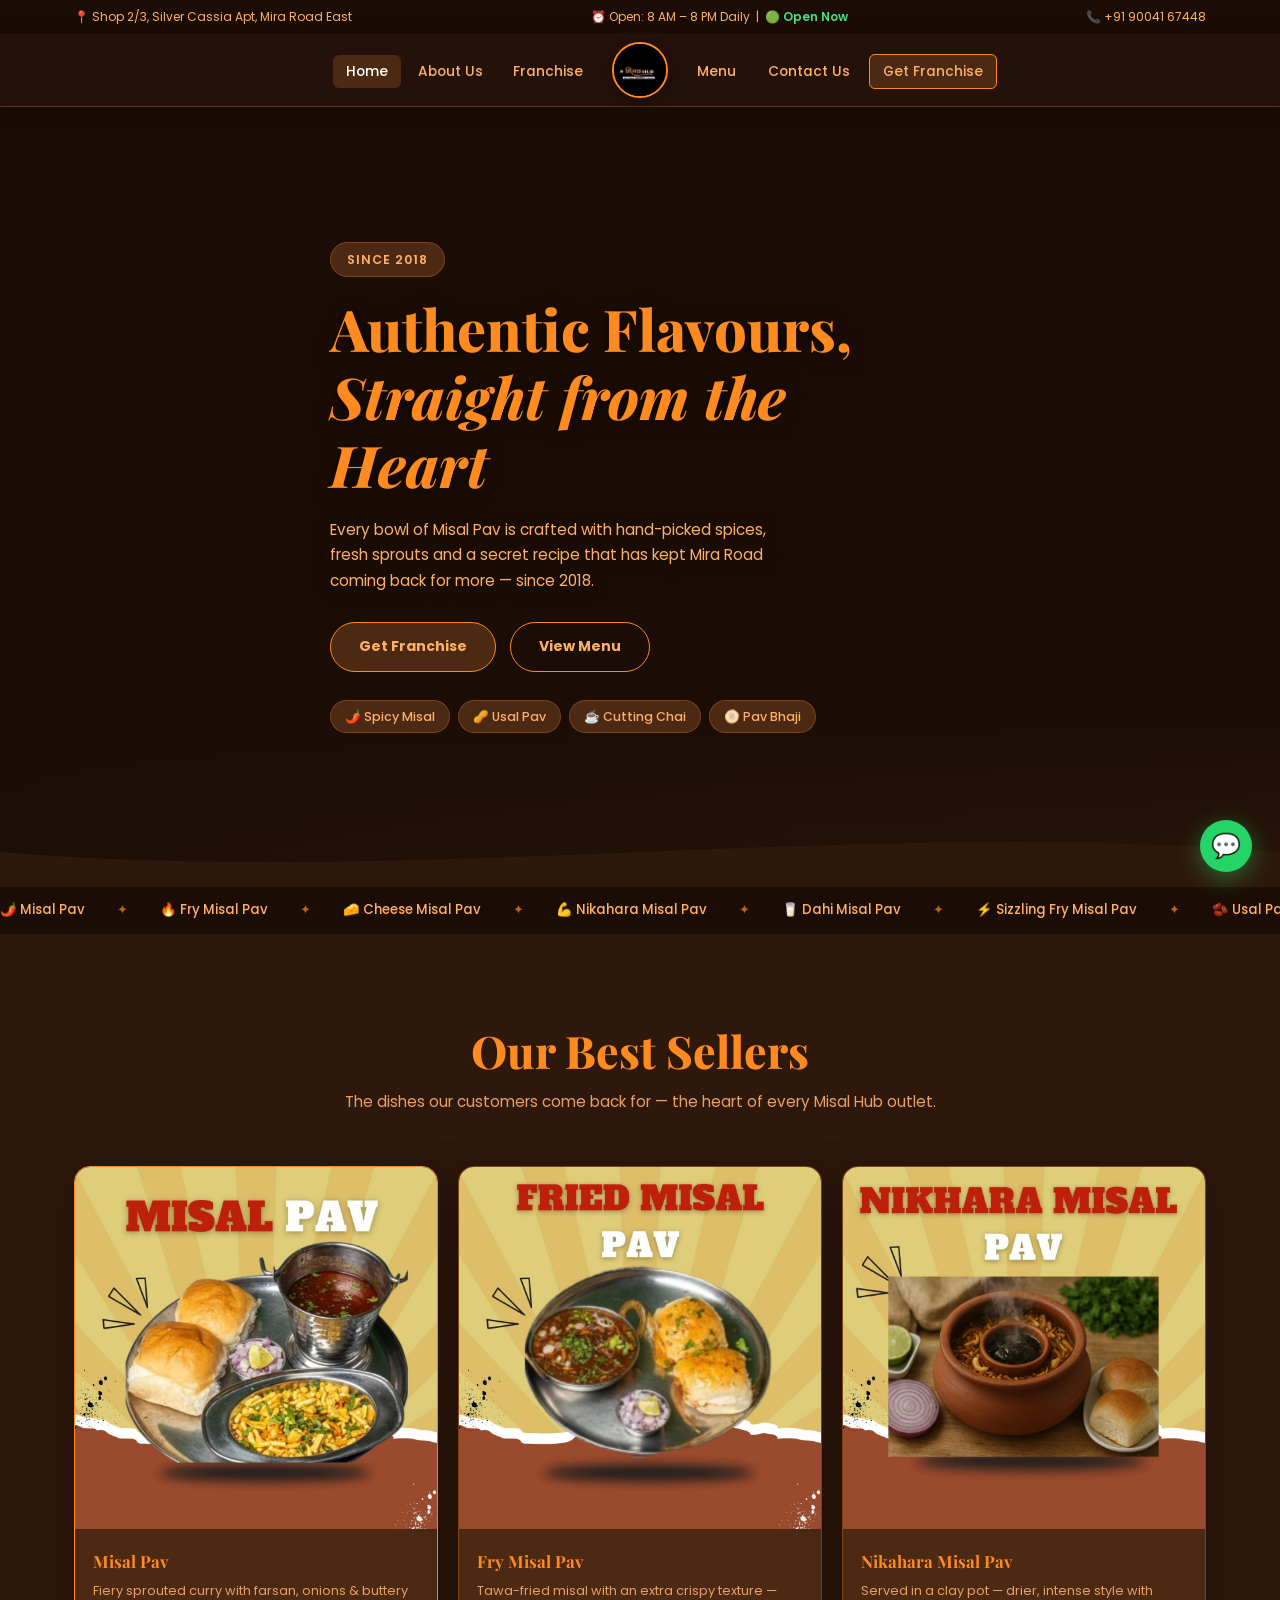
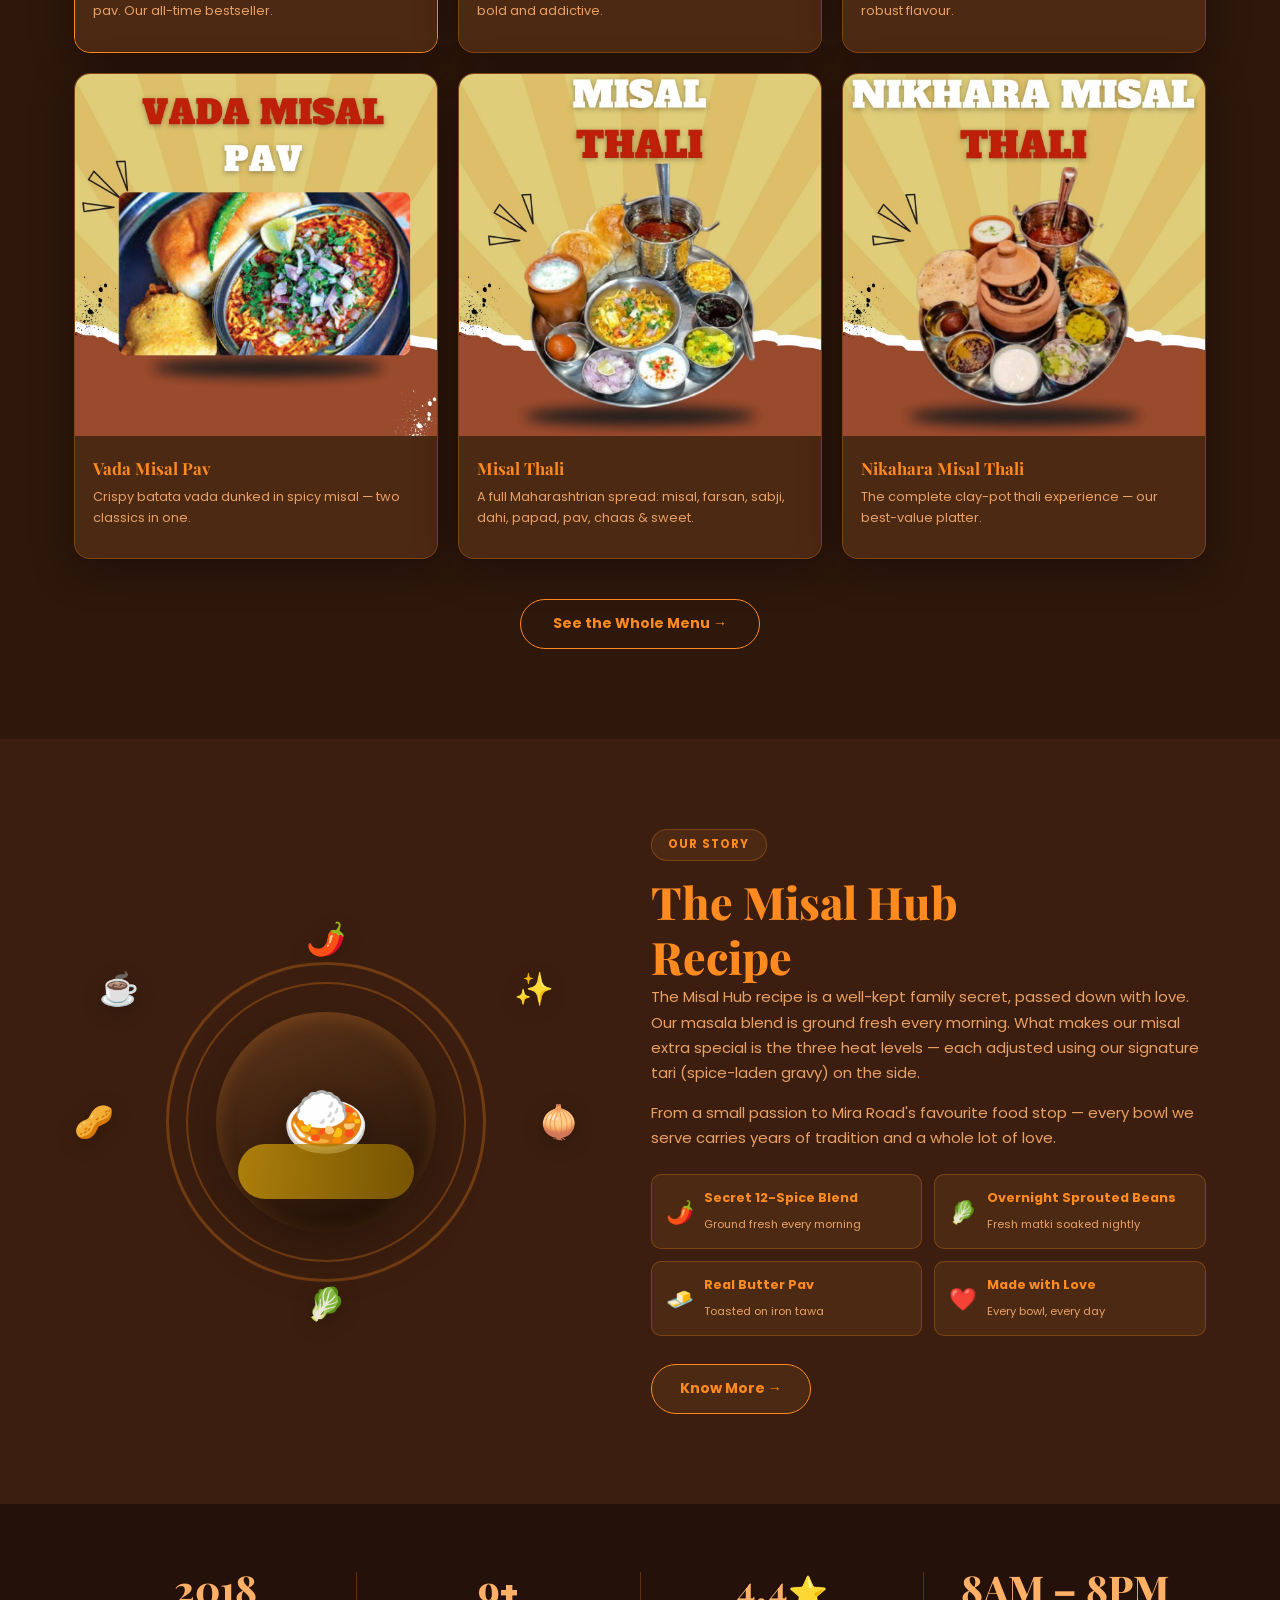
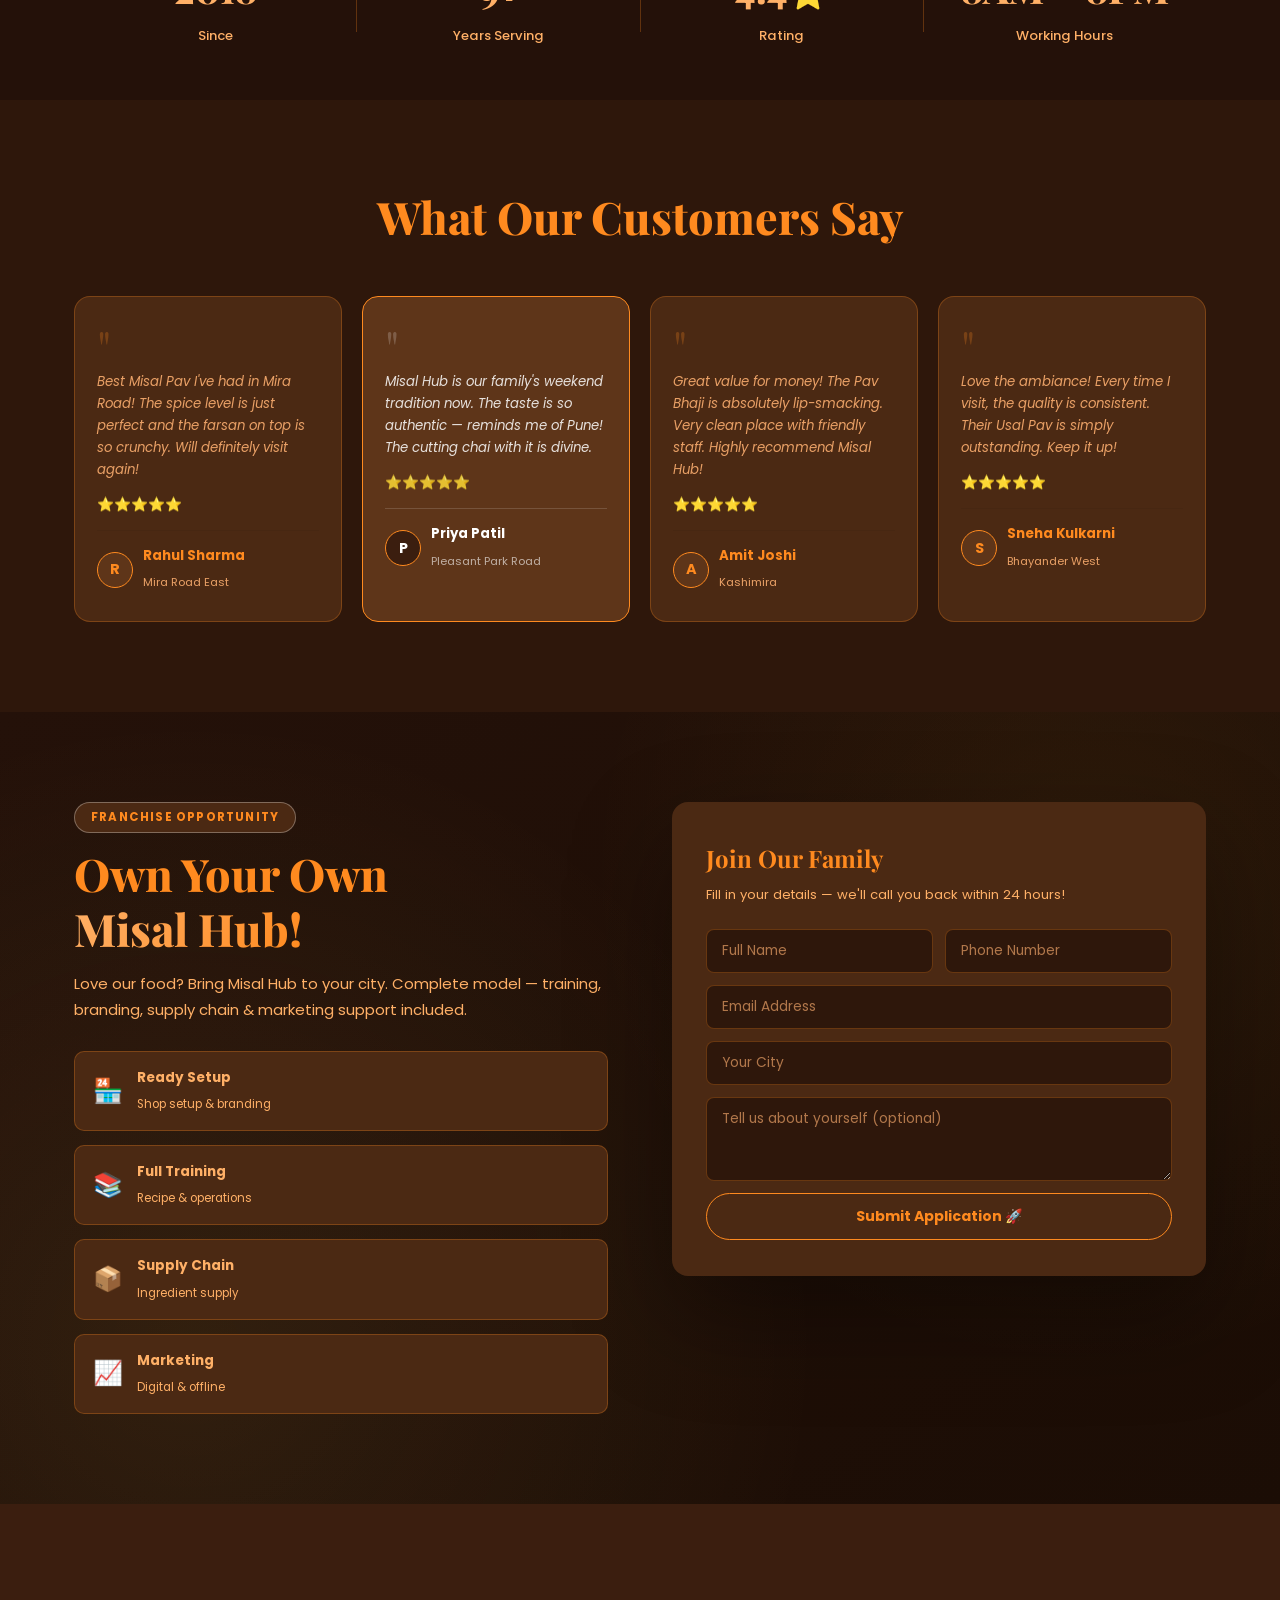
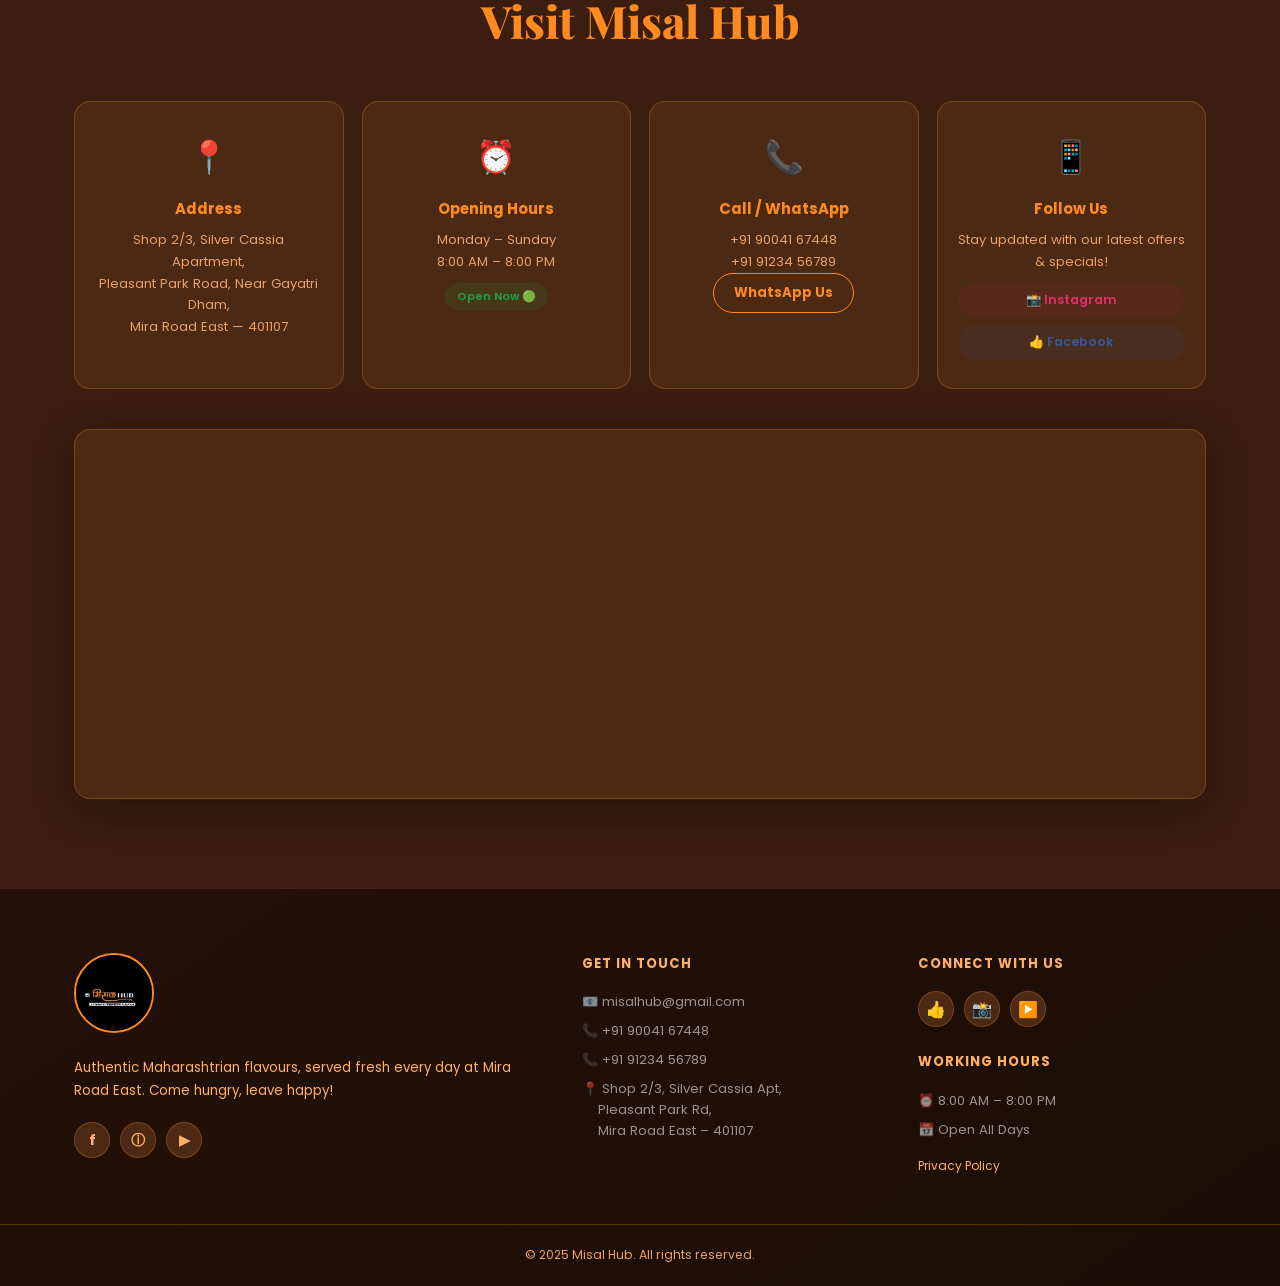
<file: index.html>
<!DOCTYPE html>
<html lang="en">
<head>
  <meta charset="UTF-8"/>
  <meta name="viewport" content="width=device-width, initial-scale=1.0"/>
  <title>Misal Hub – Authentic Misal Pav | Mira Road East</title>
  <meta name="description" content="Misal Hub – Authentic Maharashtrian Misal Pav in Mira Road East. Visit us at Shop 2/3, Silver Cassia Apartment."/>
  <link rel="preconnect" href="https://fonts.googleapis.com"/>
  <link href="https://fonts.googleapis.com/css2?family=Playfair+Display:ital,wght@0,700;0,800;1,700&family=Poppins:wght@300;400;500;600;700;800&display=swap" rel="stylesheet"/>
  <link rel="stylesheet" href="style.css"/>
  <link rel="stylesheet" href="theme.css"/>
</head>
<body>

  <!-- ===== TOPBAR ===== -->
  <div class="topbar">
    <div class="topbar-inner">
      <span>📍 Shop 2/3, Silver Cassia Apt, Mira Road East</span>
      <span>⏰ Open: 8 AM – 8 PM Daily &nbsp;|&nbsp; <span class="open-live">🟢 Open Now</span></span>
      <span>📞 +91 90041 67448</span>
    </div>
  </div>

  <!-- ===== NAVBAR ===== -->
  <nav class="navbar" id="navbar">
    <div class="nav-inner">
      <!-- Left links -->
      <ul class="nav-links nav-left" id="navLeft">
        <li><a href="#home">Home</a></li>
        <li><a href="about.html">About Us</a></li>
        <li><a href="franchise.html">Franchise</a></li>
      </ul>

      <!-- Center logo -->
      <a href="#home" class="nav-logo">
        <img src="images (5).jpg" alt="Misal Hub Logo"/>
      </a>

      <!-- Right links -->
      <ul class="nav-links nav-right" id="navRight">
        <li><a href="menu.html">Menu</a></li>
        <li><a href="#contact">Contact Us</a></li>
        <li><a href="franchise.html" class="btn-franchise">Get Franchise</a></li>
      </ul>

      <!-- Hamburger (mobile) -->
      <button class="hamburger" id="hamburger">
        <span></span><span></span><span></span>
      </button>
    </div>

    <!-- Mobile drawer -->
    <div class="mobile-drawer" id="mobileDrawer">
      <a href="#home">Home</a>
      <a href="about.html">About Us</a>
      <a href="franchise.html">Franchise</a>
      <a href="menu.html">Menu</a>
      <a href="#contact">Contact Us</a>
      <a href="franchise.html" class="drawer-cta">Get Franchise</a>
    </div>
  </nav>

  <!-- ===== HERO ===== -->
  <section class="hero" id="home">
    <!-- Full-bleed background video -->
    <video class="hero-video" src="videos/misalhub-hero.mp4" autoplay muted loop playsinline preload="auto"></video>
    <div class="hero-overlay"></div>
    <div class="container hero-grid">

      <!-- Text -->
      <div class="hero-text">
        <div class="hero-eyebrow">Since 2018</div>
        <h1 class="hero-h1">
          Authentic Flavours,<br/>
          <em>Straight from the Heart</em>
        </h1>
        <p class="hero-desc">
          Every bowl of Misal Pav is crafted with hand-picked spices, fresh sprouts and a secret recipe that has kept Mira Road coming back for more — since 2018.
        </p>
        <div class="hero-btns">
          <a href="franchise.html" class="btn btn-gold">Get Franchise</a>
          <a href="menu.html" class="btn btn-outline-w">View Menu</a>
        </div>
        <div class="hero-pills">
          <span>🌶️ Spicy Misal</span>
          <span>🥜 Usal Pav</span>
          <span>☕ Cutting Chai</span>
          <span>🫓 Pav Bhaji</span>
        </div>
      </div>

    </div>
    <div class="hero-wave">
      <svg viewBox="0 0 1440 90" preserveAspectRatio="none"><path d="M0,45 C480,90 960,0 1440,45 L1440,90 L0,90 Z" fill="#fff"/></svg>
    </div>
  </section>

  <!-- ===== MARQUEE ===== -->
  <div class="marquee-bar">
    <div class="marquee-track">
      <span>🌶️ Misal Pav</span><span class="dot">✦</span>
      <span>🔥 Fry Misal Pav</span><span class="dot">✦</span>
      <span>🧀 Cheese Misal Pav</span><span class="dot">✦</span>
      <span>💪 Nikahara Misal Pav</span><span class="dot">✦</span>
      <span>🥛 Dahi Misal Pav</span><span class="dot">✦</span>
      <span>⚡ Sizzling Fry Misal Pav</span><span class="dot">✦</span>
      <span>🫘 Usal Pav</span><span class="dot">✦</span>
      <span>🍱 Misal Thali</span><span class="dot">✦</span>
      <span>🔥 Chulha Misal</span><span class="dot">✦</span>
      <span>🟤 Vada Pav</span><span class="dot">✦</span>
      <span>🧀 Cheese Grill Vada Pav</span><span class="dot">✦</span>
      <span>🥪 Grill Sandwich</span><span class="dot">✦</span>
      <span>🥟 Kanda Bhajiya</span><span class="dot">✦</span>
      <span>☕ Cutting Chai</span><span class="dot">✦</span>
      <span>🍹 Kokam Sarbat</span><span class="dot">✦</span>
      <span>🫓 Chole Puri</span><span class="dot">✦</span>
      <span>🌾 Kande Pohe</span><span class="dot">✦</span>
      <span>🍟 Peri Peri Fries</span><span class="dot">✦</span>
      <span>🌶️ Misal Pav</span><span class="dot">✦</span>
      <span>🔥 Fry Misal Pav</span><span class="dot">✦</span>
      <span>🧀 Cheese Misal Pav</span><span class="dot">✦</span>
      <span>💪 Nikahara Misal Pav</span><span class="dot">✦</span>
      <span>🥛 Dahi Misal Pav</span><span class="dot">✦</span>
      <span>⚡ Sizzling Fry Misal Pav</span><span class="dot">✦</span>
      <span>🫘 Usal Pav</span><span class="dot">✦</span>
      <span>🍱 Misal Thali</span><span class="dot">✦</span>
      <span>🔥 Chulha Misal</span><span class="dot">✦</span>
      <span>🟤 Vada Pav</span><span class="dot">✦</span>
      <span>🧀 Cheese Grill Vada Pav</span><span class="dot">✦</span>
      <span>🥪 Grill Sandwich</span><span class="dot">✦</span>
      <span>🥟 Kanda Bhajiya</span><span class="dot">✦</span>
      <span>☕ Cutting Chai</span><span class="dot">✦</span>
      <span>🍹 Kokam Sarbat</span><span class="dot">✦</span>
      <span>🫓 Chole Puri</span><span class="dot">✦</span>
      <span>🌾 Kande Pohe</span><span class="dot">✦</span>
      <span>🍟 Peri Peri Fries</span><span class="dot">✦</span>
    </div>
  </div>

  <!-- ===== MISAL HUB SPECIAL ===== -->
  <section class="special" id="menu">
    <div class="container">
      <div class="section-hd">
        <h2 class="section-title">Our <span class="gold">Best Sellers</span></h2>
        <p>The dishes our customers come back for — the heart of every Misal Hub outlet.</p>
      </div>
      <div class="special-grid">

        <div class="special-card featured-card">
          <div class="sc-img-wrap">
            <div class="sc-img sc-img-1">
              <img class="sc-photo" src="images/menu/misal-pav.jpg" alt="Misal Pav" loading="lazy" onerror="this.remove()"/>
            </div>
          </div>
          <div class="sc-info">
            <h3>Misal Pav</h3>
            <p>Fiery sprouted curry with farsan, onions & buttery pav. Our all-time bestseller.</p>
          </div>
        </div>

        <div class="special-card">
          <div class="sc-img-wrap">
            <div class="sc-img sc-img-1">
              <img class="sc-photo" src="images/menu/fry-misal-pav.jpg" alt="Fry Misal Pav" loading="lazy" onerror="this.remove()"/>
            </div>
          </div>
          <div class="sc-info">
            <h3>Fry Misal Pav</h3>
            <p>Tawa-fried misal with an extra crispy texture — bold and addictive.</p>
          </div>
        </div>

        <div class="special-card">
          <div class="sc-img-wrap">
            <div class="sc-img sc-img-1">
              <img class="sc-photo" src="images/menu/nikahara-misal-pav.jpg" alt="Nikahara Misal Pav" loading="lazy" onerror="this.remove()"/>
            </div>
          </div>
          <div class="sc-info">
            <h3>Nikahara Misal Pav</h3>
            <p>Served in a clay pot — drier, intense style with robust flavour.</p>
          </div>
        </div>

        <div class="special-card">
          <div class="sc-img-wrap">
            <div class="sc-img sc-img-1">
              <img class="sc-photo" src="images/menu/vada-misal-pav.jpg" alt="Vada Misal Pav" loading="lazy" onerror="this.remove()"/>
            </div>
          </div>
          <div class="sc-info">
            <h3>Vada Misal Pav</h3>
            <p>Crispy batata vada dunked in spicy misal — two classics in one.</p>
          </div>
        </div>

        <div class="special-card">
          <div class="sc-img-wrap">
            <div class="sc-img sc-img-1">
              <img class="sc-photo" src="images/menu/misal-thali.jpg" alt="Misal Thali" loading="lazy" onerror="this.remove()"/>
            </div>
          </div>
          <div class="sc-info">
            <h3>Misal Thali</h3>
            <p>A full Maharashtrian spread: misal, farsan, sabji, dahi, papad, pav, chaas & sweet.</p>
          </div>
        </div>

        <div class="special-card">
          <div class="sc-img-wrap">
            <div class="sc-img sc-img-1">
              <img class="sc-photo" src="images/menu/nikahara-misal-thali.jpg" alt="Nikahara Misal Thali" loading="lazy" onerror="this.remove()"/>
            </div>
          </div>
          <div class="sc-info">
            <h3>Nikahara Misal Thali</h3>
            <p>The complete clay-pot thali experience — our best-value platter.</p>
          </div>
        </div>

      </div>

      <div class="menu-cta-row">
        <a href="menu.html" class="btn btn-outline-dark">See the Whole Menu →</a>
      </div>
    </div>
  </section>

  <!-- ===== ABOUT — circular food image + floating mascots ===== -->
  <section class="about" id="about">
    <div class="container about-grid">

      <!-- left: circular plate with floating mascots -->
      <div class="about-visual">
        <div class="about-ring-outer">
          <div class="about-ring-mid">
            <div class="about-plate">
              <div class="ap-bowl">🍛</div>
              <div class="ap-farsan"></div>
              <div class="ap-pav">🍞</div>
            </div>
          </div>
        </div>
        <!-- floating cartoon mascots -->
        <div class="mascot m-top">🌶️</div>
        <div class="mascot m-left">🥜</div>
        <div class="mascot m-right">🧅</div>
        <div class="mascot m-bottom">🥬</div>
        <div class="mascot m-topleft">☕</div>
        <div class="mascot m-topright">✨</div>
      </div>

      <!-- right: text -->
      <div class="about-copy">
        <div class="pill-tag">Our Story</div>
        <h2 class="section-title">The Misal Hub<br/><span class="gold">Recipe</span></h2>
        <p>The Misal Hub recipe is a well-kept family secret, passed down with love. Our masala blend is ground fresh every morning. What makes our misal extra special is the three heat levels — each adjusted using our signature tari (spice-laden gravy) on the side.</p>
        <p>From a small passion to Mira Road's favourite food stop — every bowl we serve carries years of tradition and a whole lot of love.</p>
        <div class="about-feats">
          <div class="af"><span>🌶️</span><div><strong>Secret 12-Spice Blend</strong><small>Ground fresh every morning</small></div></div>
          <div class="af"><span>🥬</span><div><strong>Overnight Sprouted Beans</strong><small>Fresh matki soaked nightly</small></div></div>
          <div class="af"><span>🧈</span><div><strong>Real Butter Pav</strong><small>Toasted on iron tawa</small></div></div>
          <div class="af"><span>❤️</span><div><strong>Made with Love</strong><small>Every bowl, every day</small></div></div>
        </div>
        <a href="about.html" class="btn btn-gold" style="margin-top:28px;display:inline-flex;">Know More →</a>
      </div>
    </div>
  </section>

  <!-- Stats bar -->
  <div class="stats-cream">
    <div class="container stats-row">
      <div class="stat-block">
        <span class="sn">2018</span>
        <p>Since</p>
      </div>
      <div class="stat-divider"></div>
      <div class="stat-block">
        <span class="sn" data-target="10">0</span><span class="ss">+</span>
        <p>Years Serving</p>
      </div>
      <div class="stat-divider"></div>
      <div class="stat-block">
        <span class="sn" data-target="4.4" data-decimal="1">0</span><span class="ss">⭐</span>
        <p>Rating</p>
      </div>
      <div class="stat-divider"></div>
      <div class="stat-block">
        <span class="sn">8AM – 8PM</span>
        <p>Working Hours</p>
      </div>
    </div>
  </div>

  <!-- ===== TESTIMONIALS ===== -->
  <section class="testimonials">
    <div class="container">
      <div class="section-hd">
        <h2 class="section-title">What Our <span class="gold">Customers Say</span></h2>
      </div>
      <div class="testi-grid">
        <div class="testi-card reveal">
          <div class="tc-quote">"</div>
          <p>Best Misal Pav I've had in Mira Road! The spice level is just perfect and the farsan on top is so crunchy. Will definitely visit again!</p>
          <div class="tc-stars">⭐⭐⭐⭐⭐</div>
          <div class="tc-person">
            <div class="tc-av">R</div>
            <div><strong>Rahul Sharma</strong><small>Mira Road East</small></div>
          </div>
        </div>
        <div class="testi-card highlight reveal">
          <div class="tc-quote">"</div>
          <p>Misal Hub is our family's weekend tradition now. The taste is so authentic — reminds me of Pune! The cutting chai with it is divine.</p>
          <div class="tc-stars">⭐⭐⭐⭐⭐</div>
          <div class="tc-person">
            <div class="tc-av">P</div>
            <div><strong>Priya Patil</strong><small>Pleasant Park Road</small></div>
          </div>
        </div>
        <div class="testi-card reveal">
          <div class="tc-quote">"</div>
          <p>Great value for money! The Pav Bhaji is absolutely lip-smacking. Very clean place with friendly staff. Highly recommend Misal Hub!</p>
          <div class="tc-stars">⭐⭐⭐⭐⭐</div>
          <div class="tc-person">
            <div class="tc-av">A</div>
            <div><strong>Amit Joshi</strong><small>Kashimira</small></div>
          </div>
        </div>
        <div class="testi-card reveal">
          <div class="tc-quote">"</div>
          <p>Love the ambiance! Every time I visit, the quality is consistent. Their Usal Pav is simply outstanding. Keep it up!</p>
          <div class="tc-stars">⭐⭐⭐⭐⭐</div>
          <div class="tc-person">
            <div class="tc-av">S</div>
            <div><strong>Sneha Kulkarni</strong><small>Bhayander West</small></div>
          </div>
        </div>
      </div>
    </div>
  </section>

  <!-- ===== FRANCHISE ===== -->
  <section class="franchise" id="franchise">
    <div class="franchise-gold-bg">
      <div class="container franchise-grid">
        <div class="franchise-copy">
          <div class="pill-tag light">Franchise Opportunity</div>
          <h2 class="section-title white">Own Your Own<br/><span class="gold-text">Misal Hub!</span></h2>
          <p>Love our food? Bring Misal Hub to your city. Complete model — training, branding, supply chain & marketing support included.</p>
          <div class="fr-perks">
            <div class="fr-perk reveal"><span>🏪</span><div><strong>Ready Setup</strong><small>Shop setup & branding</small></div></div>
            <div class="fr-perk reveal"><span>📚</span><div><strong>Full Training</strong><small>Recipe & operations</small></div></div>
            <div class="fr-perk reveal"><span>📦</span><div><strong>Supply Chain</strong><small>Ingredient supply</small></div></div>
            <div class="fr-perk reveal"><span>📈</span><div><strong>Marketing</strong><small>Digital & offline</small></div></div>
          </div>
        </div>
        <div class="franchise-form-wrap">
          <div class="franchise-form-card">
            <h3>Join Our Family</h3>
            <p class="fc-sub">Fill in your details — we'll call you back within 24 hours!</p>
            <form id="franchiseForm">
              <div class="form-row">
                <input type="text" placeholder="Full Name" required/>
                <input type="tel" placeholder="Phone Number" required/>
              </div>
              <input type="email" placeholder="Email Address" required/>
              <input type="text" placeholder="Your City" required/>
              <textarea placeholder="Tell us about yourself (optional)" rows="3"></textarea>
              <button type="submit" class="btn btn-gold full-w">Submit Application 🚀</button>
            </form>
          </div>
        </div>
      </div>
    </div>
  </section>

  <!-- ===== CONTACT ===== -->
  <section class="contact" id="contact">
    <div class="container">
      <div class="section-hd">
        <h2 class="section-title">Visit <span class="gold">Misal Hub</span></h2>
      </div>
      <div class="contact-grid">
        <div class="contact-card reveal">
          <div class="cc-icon">📍</div>
          <h4>Address</h4>
          <p>Shop 2/3, Silver Cassia Apartment,<br/>Pleasant Park Road, Near Gayatri Dham,<br/>Mira Road East — 401107</p>
        </div>
        <div class="contact-card reveal">
          <div class="cc-icon">⏰</div>
          <h4>Opening Hours</h4>
          <p>Monday – Sunday<br/>8:00 AM – 8:00 PM</p>
          <span class="open-badge">Open Now 🟢</span>
        </div>
        <div class="contact-card reveal">
          <div class="cc-icon">📞</div>
          <h4>Call / WhatsApp</h4>
          <p>+91 90041 67448<br/>+91 91234 56789</p>
          <a href="https://wa.me/919004167448" class="btn btn-gold btn-sm" target="_blank">WhatsApp Us</a>
        </div>
        <div class="contact-card reveal">
          <div class="cc-icon">📱</div>
          <h4>Follow Us</h4>
          <p>Stay updated with our latest offers & specials!</p>
          <div class="soc-row">
            <a href="#" class="soc-btn ig">📸 Instagram</a>
            <a href="#" class="soc-btn fb">👍 Facebook</a>
          </div>
        </div>
      </div>
      <div class="map-wrap reveal">
        <iframe src="https://www.google.com/maps/embed?pb=!1m18!1m12!1m3!1d3763.2637845027457!2d72.85905!3d19.28920!2m3!1f0!2f0!3f0!3m2!1i1024!2i768!4f13.1!3m3!1m2!1s0x0%3A0x0!2zMTnCsDE3JzIxLjEiTiA3MsKwNTEnMzIuNiJF!5e0!3m2!1sen!2sin!4v1234567890"
          width="100%" height="360" style="border:0;" allowfullscreen="" loading="lazy" title="Misal Hub Location"></iframe>
      </div>
    </div>
  </section>

  <!-- ===== FOOTER ===== -->
  <footer class="footer">
    <div class="footer-gold">
      <div class="container footer-grid">
        <div class="footer-brand">
          <img src="images (5).jpg" alt="Misal Hub" class="footer-logo"/>
          <p>Authentic Maharashtrian flavours, served fresh every day at Mira Road East. Come hungry, leave happy!</p>
          <div class="footer-socials">
            <a href="#" class="fs-btn fb-btn">f</a>
            <a href="#" class="fs-btn ig-btn">&#9432;</a>
            <a href="#" class="fs-btn yt-btn">▶</a>
          </div>
        </div>
        <div class="footer-col">
          <h5>Get In Touch</h5>
          <ul>
            <li>📧 misalhub@gmail.com</li>
            <li>📞 +91 90041 67448</li>
            <li>📞 +91 91234 56789</li>
            <li>📍 Shop 2/3, Silver Cassia Apt,<br/>&nbsp;&nbsp;&nbsp;&nbsp;Pleasant Park Rd,<br/>&nbsp;&nbsp;&nbsp;&nbsp;Mira Road East – 401107</li>
          </ul>
        </div>
        <div class="footer-col">
          <h5>Connect With Us</h5>
          <div class="footer-social-icons">
            <a href="#" title="Facebook">👍</a>
            <a href="#" title="Instagram">📸</a>
            <a href="#" title="YouTube">▶️</a>
          </div>
          <h5 style="margin-top:24px;">Working Hours</h5>
          <ul>
            <li>⏰ 8:00 AM – 8:00 PM</li>
            <li>📅 Open All Days</li>
          </ul>
          <a href="#" class="footer-privacy">Privacy Policy</a>
        </div>
      </div>
      <div class="footer-bottom">
        <p>© 2025 Misal Hub. All rights reserved.</p>
      </div>
    </div>
  </footer>

  <!-- WhatsApp float -->
  <a href="https://wa.me/919004167448" class="wa-float" target="_blank" title="Chat on WhatsApp">💬</a>

  <!-- Scroll top -->
  <button class="scroll-top" id="scrollTop">↑</button>

  <script src="script.js"></script>
</body>
</html>
</file>
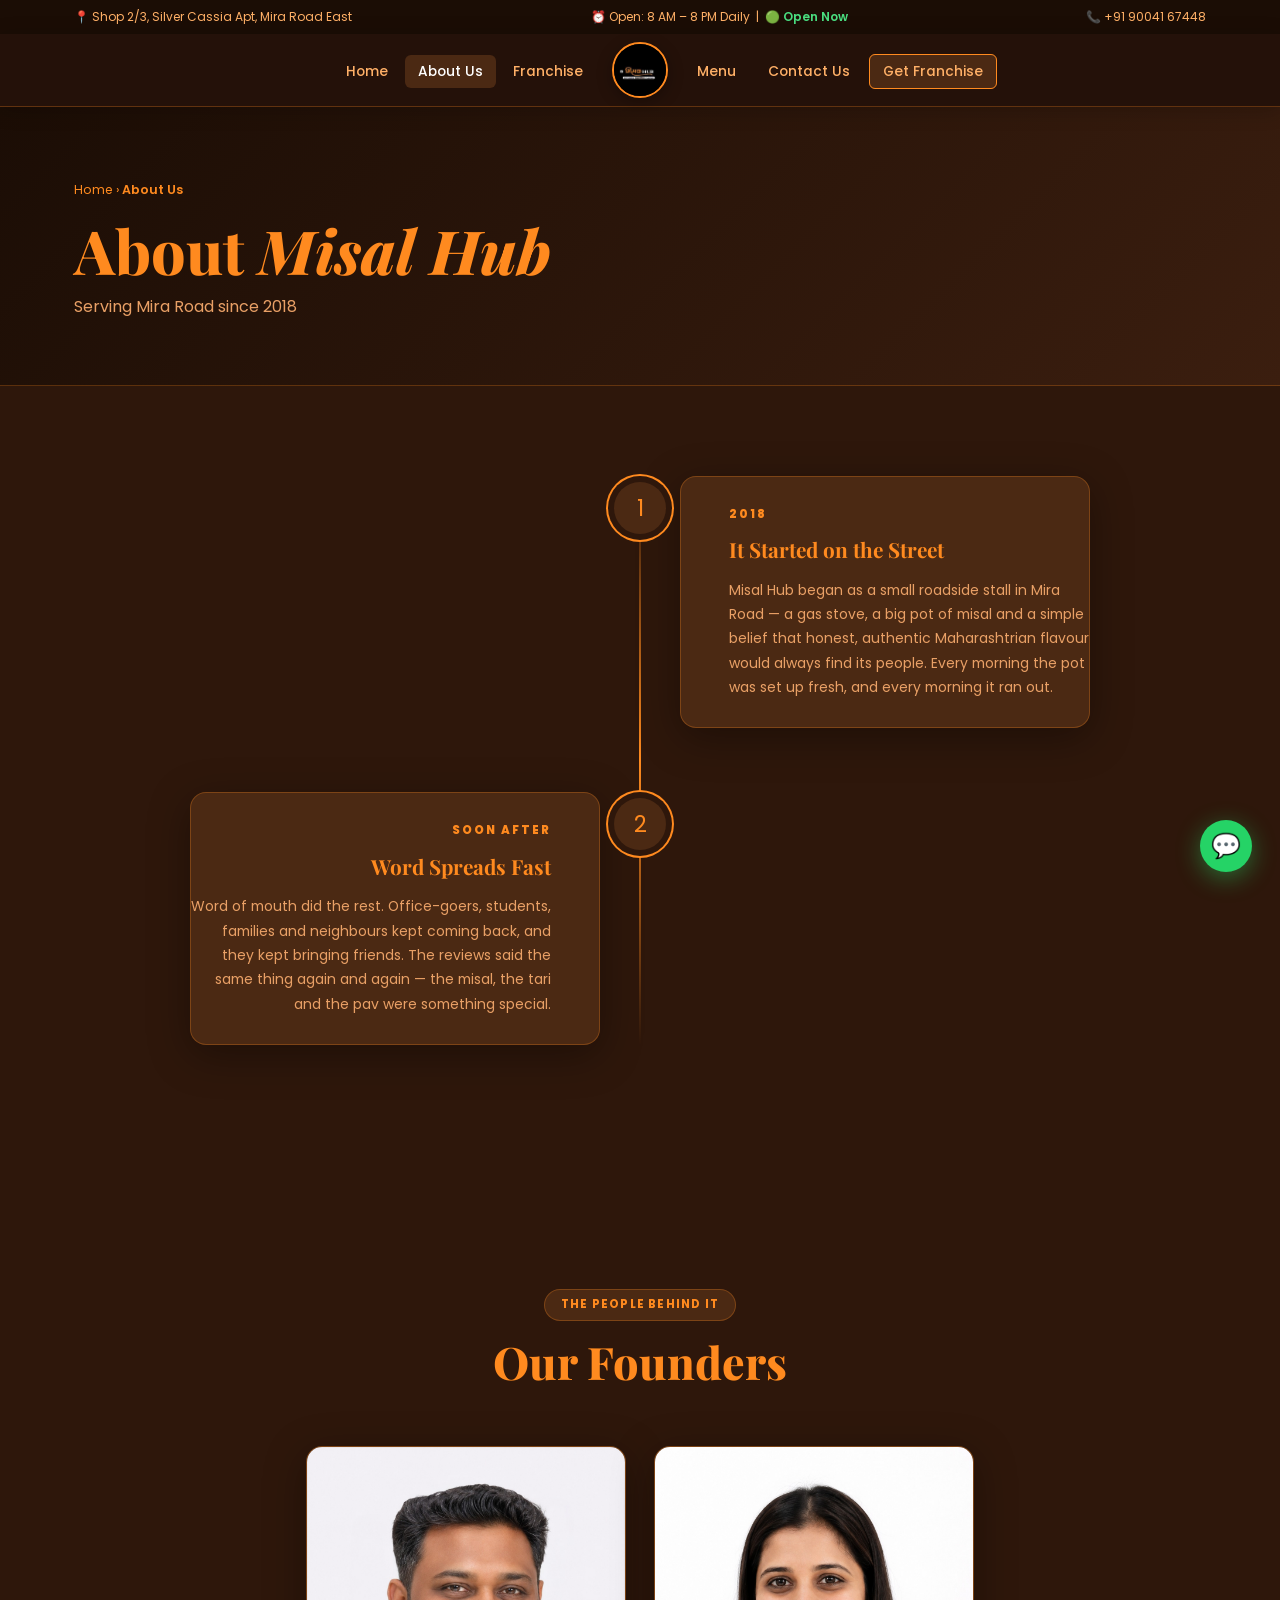
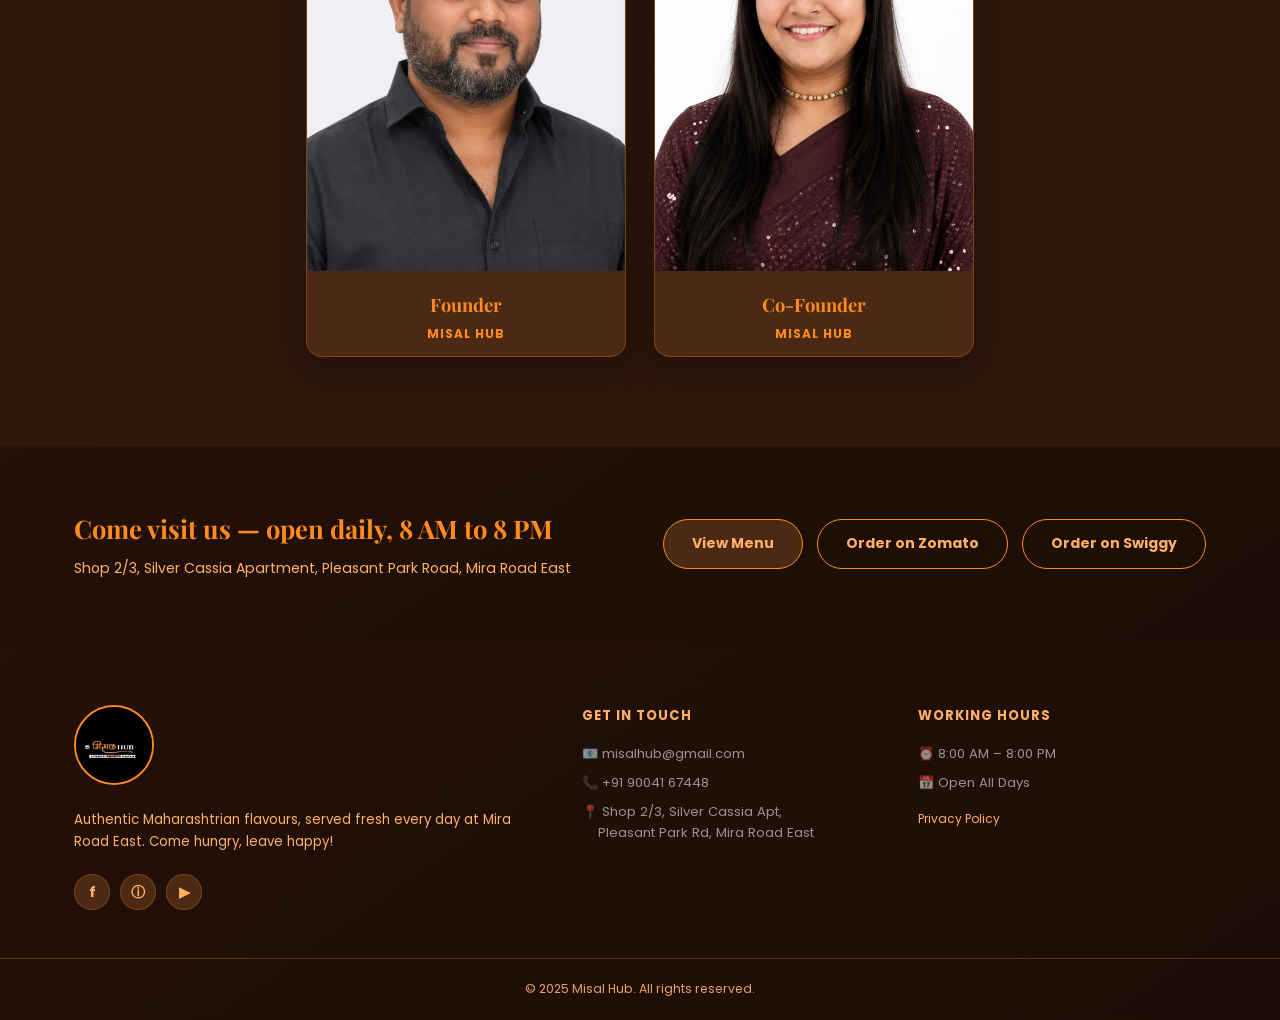
<file: about.html>
<!DOCTYPE html>
<html lang="en">
<head>
  <meta charset="UTF-8"/>
  <meta name="viewport" content="width=device-width, initial-scale=1.0"/>
  <title>About Us – Misal Hub | Mira Road East</title>
  <meta name="description" content="The story behind Misal Hub — it started on the street in 2018 and word spread fast."/>
  <link rel="preconnect" href="https://fonts.googleapis.com"/>
  <link href="https://fonts.googleapis.com/css2?family=Playfair+Display:ital,wght@0,700;0,800;1,700&family=Poppins:wght@300;400;500;600;700;800&display=swap" rel="stylesheet"/>
  <link rel="stylesheet" href="about.css"/>
  <link rel="stylesheet" href="theme.css"/>
</head>
<body>

  <!-- ===== TOPBAR ===== -->
  <div class="topbar">
    <div class="topbar-inner">
      <span>📍 Shop 2/3, Silver Cassia Apt, Mira Road East</span>
      <span>⏰ Open: 8 AM – 8 PM Daily &nbsp;|&nbsp; <span class="open-live">🟢 Open Now</span></span>
      <span>📞 +91 90041 67448</span>
    </div>
  </div>

  <!-- ===== NAVBAR ===== -->
  <nav class="navbar" id="navbar">
    <div class="nav-inner">
      <ul class="nav-links nav-left">
        <li><a href="index.html">Home</a></li>
        <li><a href="about.html" class="active">About Us</a></li>
        <li><a href="franchise.html">Franchise</a></li>
      </ul>
      <a href="index.html" class="nav-logo">
        <img src="images (5).jpg" alt="Misal Hub Logo"/>
      </a>
      <ul class="nav-links nav-right">
        <li><a href="menu.html">Menu</a></li>
        <li><a href="index.html#contact">Contact Us</a></li>
        <li><a href="franchise.html" class="btn-franchise">Get Franchise</a></li>
      </ul>
      <button class="hamburger" id="hamburger">
        <span></span><span></span><span></span>
      </button>
    </div>
    <div class="mobile-drawer" id="mobileDrawer">
      <a href="index.html">Home</a>
      <a href="about.html" class="active">About Us</a>
      <a href="franchise.html">Franchise</a>
      <a href="menu.html">Menu</a>
      <a href="index.html#contact">Contact Us</a>
      <a href="franchise.html" class="drawer-cta">Get Franchise</a>
    </div>
  </nav>

  <!-- ===== PAGE HERO ===== -->
  <section class="page-hero">
    <div class="container">
      <div class="mb-breadcrumb"><a href="index.html">Home</a> › <span>About Us</span></div>
      <h1 class="ph-title">About <em>Misal Hub</em></h1>
      <p class="ph-sub">Serving Mira Road since 2018</p>
    </div>
  </section>

  <!-- ===== STORY ===== -->
  <section class="story-section">
    <div class="container">
      <div class="timeline">

        <div class="tl-item reveal">
          <div class="tl-icon">1</div>
          <div class="tl-content left">
            <div class="tl-year">2018</div>
            <h3>It Started on the Street</h3>
            <p>Misal Hub began as a small roadside stall in Mira Road — a gas stove, a big pot of misal and a simple belief that honest, authentic Maharashtrian flavour would always find its people. Every morning the pot was set up fresh, and every morning it ran out.</p>
          </div>
        </div>

        <div class="tl-item reveal">
          <div class="tl-icon">2</div>
          <div class="tl-content right">
            <div class="tl-year">Soon After</div>
            <h3>Word Spreads Fast</h3>
            <p>Word of mouth did the rest. Office-goers, students, families and neighbours kept coming back, and they kept bringing friends. The reviews said the same thing again and again — the misal, the tari and the pav were something special.</p>
          </div>
        </div>

      </div>
    </div>
  </section>

  <!-- ===== FOUNDERS ===== -->
  <section class="founders-section">
    <div class="container">
      <div class="section-hd reveal">
        <div class="pill-tag">The People Behind It</div>
        <h2 class="section-title">Our <span class="gold">Founders</span></h2>
      </div>
      <div class="founders-grid founders-two">
        <div class="founder-card reveal">
          <img class="founder-photo" src="images/team/founder.jpg" alt="Founder of Misal Hub"/>
          <div class="fc-name">Founder</div>
          <div class="fc-role">Misal Hub</div>
        </div>
        <div class="founder-card reveal">
          <img class="founder-photo" src="images/team/co-founder.jpg" alt="Co-Founder of Misal Hub"/>
          <div class="fc-name">Co-Founder</div>
          <div class="fc-role">Misal Hub</div>
        </div>
      </div>
    </div>
  </section>

  <!-- ===== CTA STRIP ===== -->
  <section class="cta-strip">
    <div class="container cta-inner">
      <div>
        <h3>Come visit us — open daily, 8 AM to 8 PM</h3>
        <p>Shop 2/3, Silver Cassia Apartment, Pleasant Park Road, Mira Road East</p>
      </div>
      <div class="cta-btns">
        <a href="menu.html" class="btn btn-gold">View Menu</a>
        <a href="https://www.zomato.com/" class="btn btn-outline-w" target="_blank" rel="noopener">Order on Zomato</a>
        <a href="https://www.swiggy.com/" class="btn btn-outline-w" target="_blank" rel="noopener">Order on Swiggy</a>
      </div>
    </div>
  </section>

  <!-- ===== FOOTER ===== -->
  <footer class="footer">
    <div class="footer-gold">
      <div class="container footer-grid">
        <div class="footer-brand">
          <img src="images (5).jpg" alt="Misal Hub" class="footer-logo"/>
          <p>Authentic Maharashtrian flavours, served fresh every day at Mira Road East. Come hungry, leave happy!</p>
          <div class="footer-socials">
            <a href="#" class="fs-btn fb-btn">f</a>
            <a href="#" class="fs-btn ig-btn">&#9432;</a>
            <a href="#" class="fs-btn yt-btn">▶</a>
          </div>
        </div>
        <div class="footer-col">
          <h5>Get In Touch</h5>
          <ul>
            <li>📧 misalhub@gmail.com</li>
            <li>📞 +91 90041 67448</li>
            <li>📍 Shop 2/3, Silver Cassia Apt,<br/>&nbsp;&nbsp;&nbsp;&nbsp;Pleasant Park Rd, Mira Road East</li>
          </ul>
        </div>
        <div class="footer-col">
          <h5>Working Hours</h5>
          <ul>
            <li>⏰ 8:00 AM – 8:00 PM</li>
            <li>📅 Open All Days</li>
          </ul>
          <a href="#" class="footer-privacy">Privacy Policy</a>
        </div>
      </div>
      <div class="footer-bottom">
        <p>© 2025 Misal Hub. All rights reserved.</p>
      </div>
    </div>
  </footer>

  <a href="https://wa.me/919004167448" class="wa-float" target="_blank">💬</a>
  <button class="scroll-top" id="scrollTop">↑</button>

  <script src="about.js"></script>
</body>
</html>
</file>
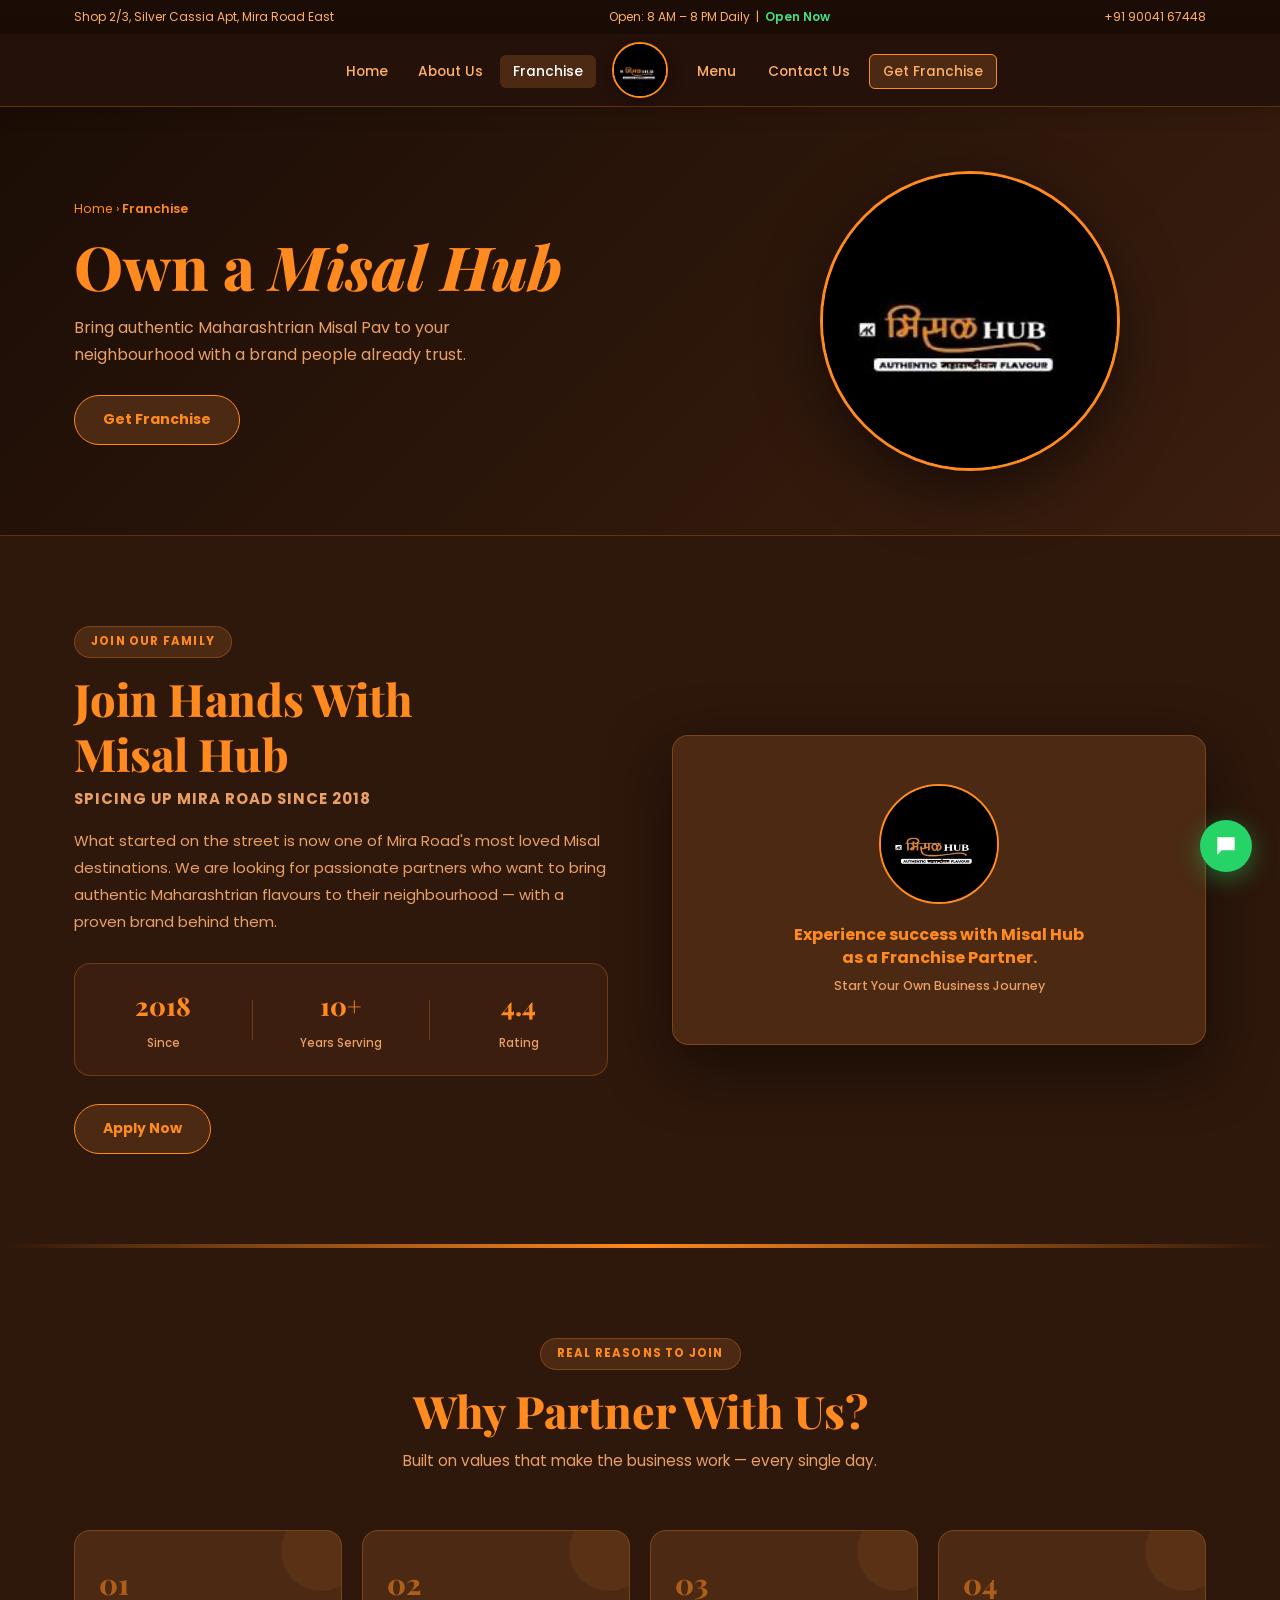
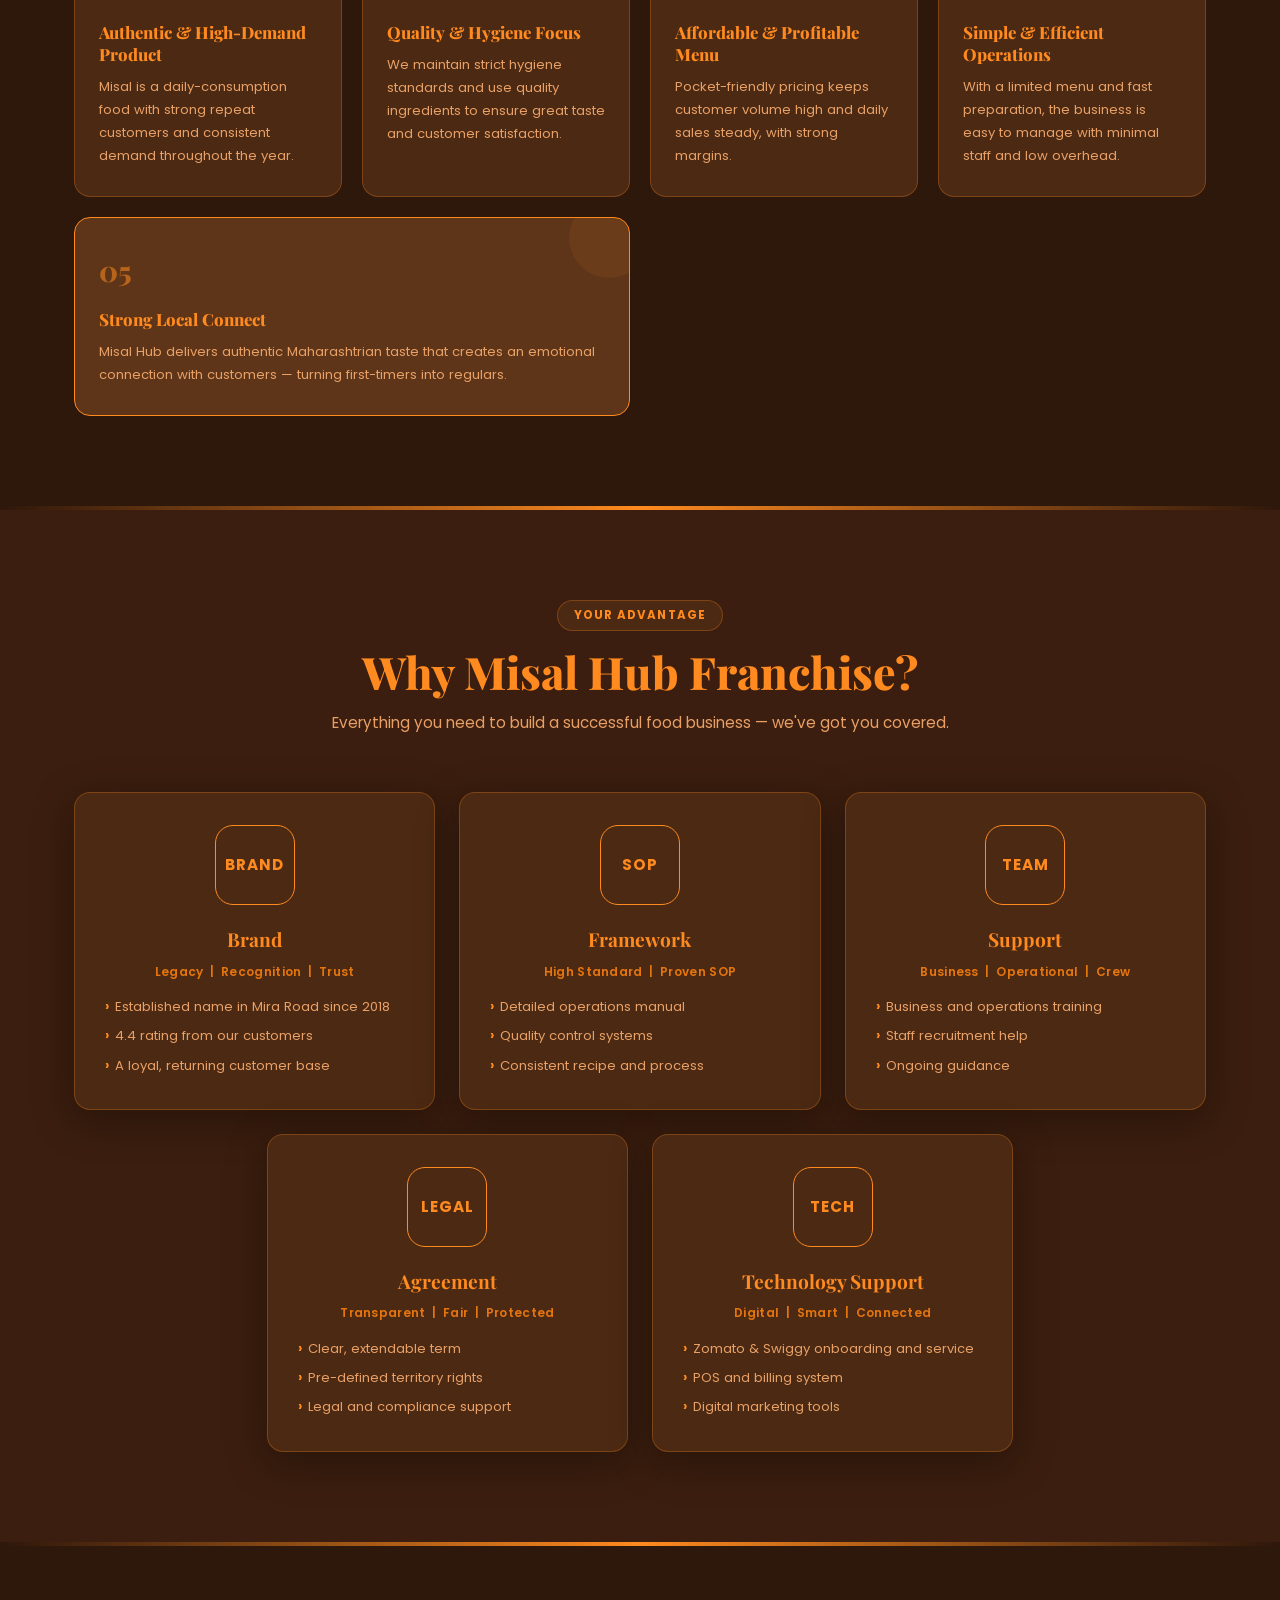
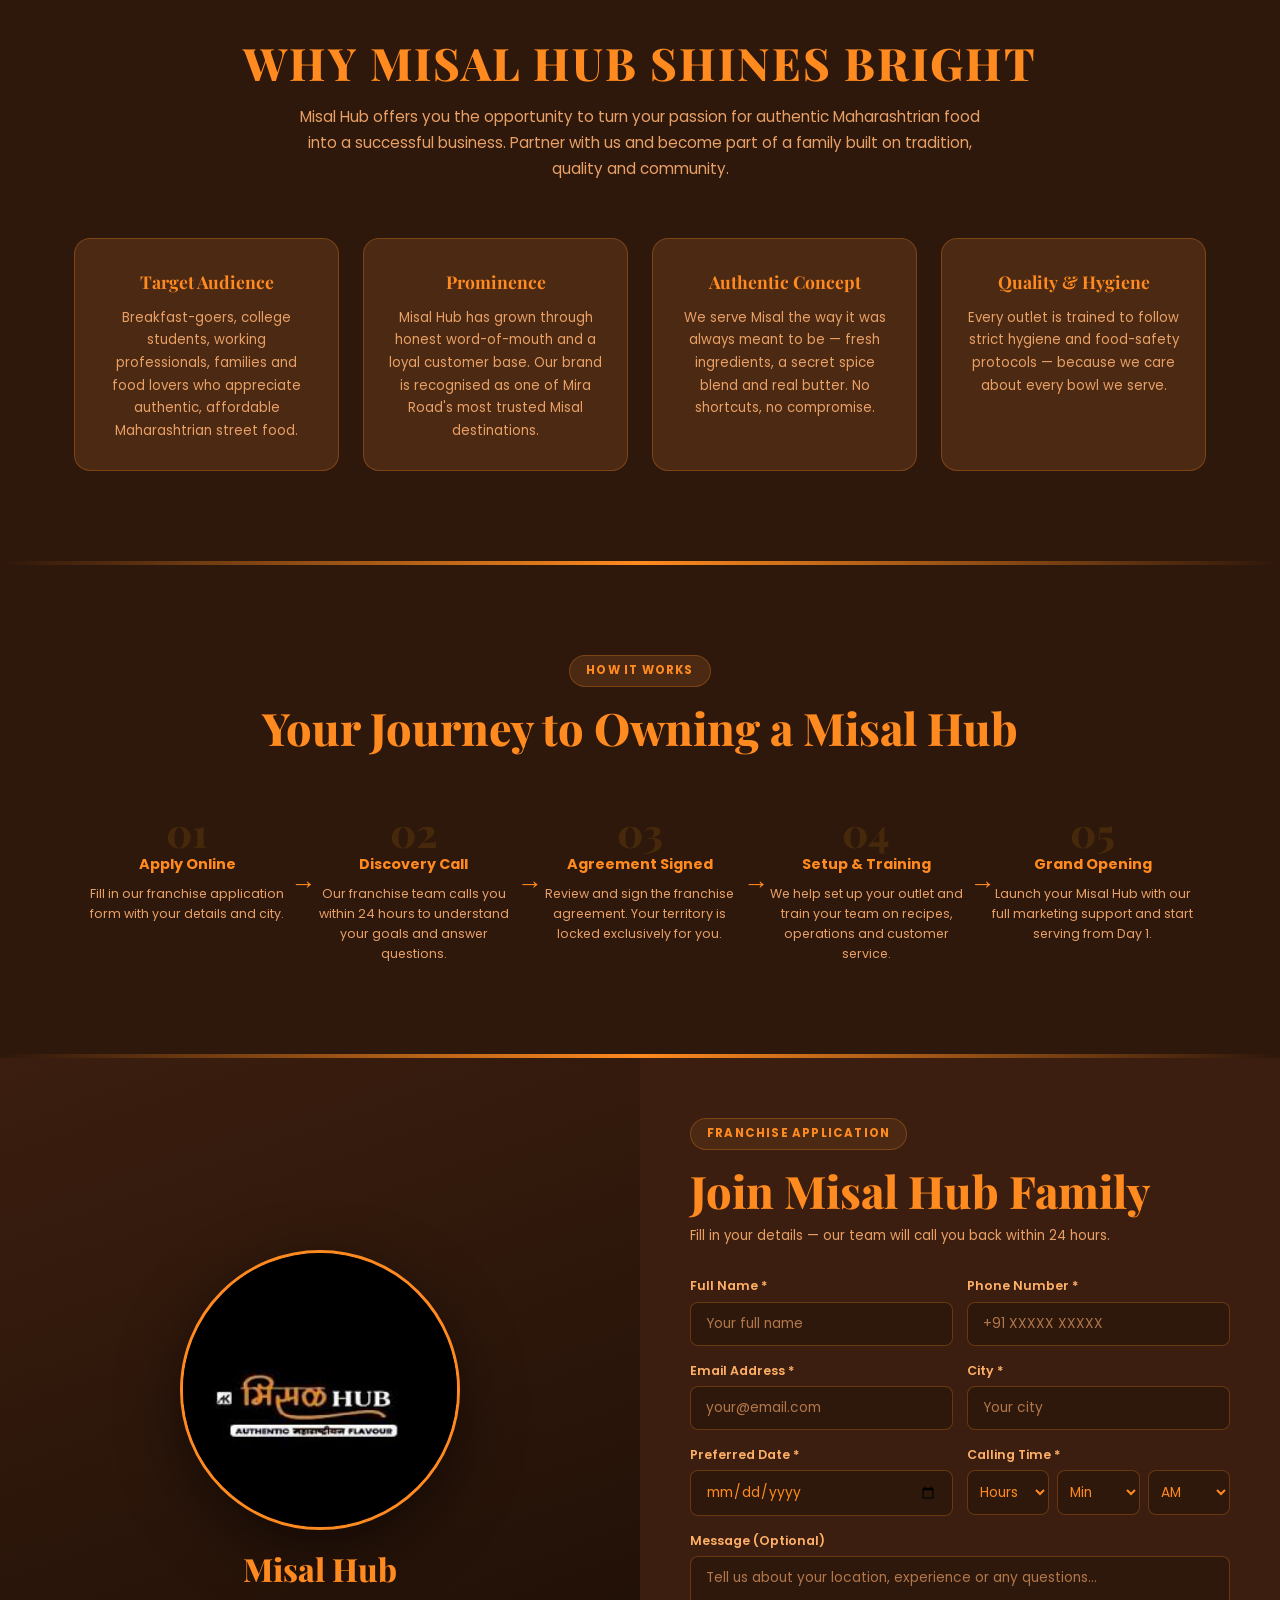
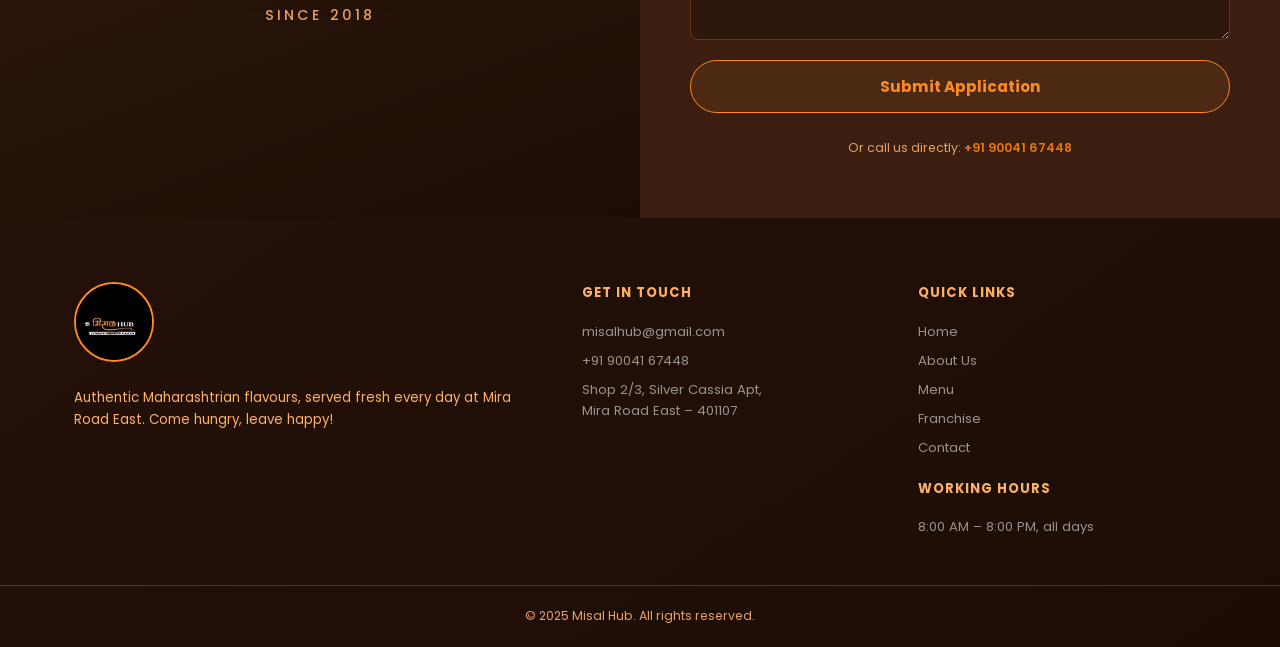
<file: franchise.html>
﻿<!DOCTYPE html>
<html lang="en">
<head>
  <meta charset="UTF-8"/>
  <meta name="viewport" content="width=device-width, initial-scale=1.0"/>
  <title>Franchise – Misal Hub | Own Your Misal Hub</title>
  <meta name="description" content="Join the Misal Hub franchise family. Own your own authentic Maharashtrian Misal Pav outlet in your city."/>
  <link rel="preconnect" href="https://fonts.googleapis.com"/>
  <link href="https://fonts.googleapis.com/css2?family=Playfair+Display:ital,wght@0,700;0,800;1,700&family=Poppins:wght@300;400;500;600;700;800&display=swap" rel="stylesheet"/>
  <link rel="stylesheet" href="franchise.css"/>
  <link rel="stylesheet" href="theme.css"/>
</head>
<body>

  <!-- ===== TOPBAR ===== -->
  <div class="topbar">
    <div class="topbar-inner">
      <span>Shop 2/3, Silver Cassia Apt, Mira Road East</span>
      <span>Open: 8 AM – 8 PM Daily &nbsp;|&nbsp; <span class="open-live">Open Now</span></span>
      <span>+91 90041 67448</span>
    </div>
  </div>

  <!-- ===== NAVBAR ===== -->
  <nav class="navbar" id="navbar">
    <div class="nav-inner">
      <ul class="nav-links nav-left">
        <li><a href="index.html">Home</a></li>
        <li><a href="about.html">About Us</a></li>
        <li><a href="franchise.html" class="active">Franchise</a></li>
      </ul>
      <a href="index.html" class="nav-logo">
        <img src="images (5).jpg" alt="Misal Hub Logo"/>
      </a>
      <ul class="nav-links nav-right">
        <li><a href="menu.html">Menu</a></li>
        <li><a href="index.html#contact">Contact Us</a></li>
        <li><a href="#apply" class="btn-franchise">Get Franchise</a></li>
      </ul>
      <button class="hamburger" id="hamburger"><span></span><span></span><span></span></button>
    </div>
    <div class="mobile-drawer" id="mobileDrawer">
      <a href="index.html">Home</a>
      <a href="about.html">About Us</a>
      <a href="franchise.html" class="active">Franchise</a>
      <a href="menu.html">Menu</a>
      <a href="index.html#contact">Contact Us</a>
      <a href="#apply" class="drawer-cta">Get Franchise</a>
    </div>
  </nav>

  <!-- ===== BANNER WITH LOGO ===== -->
  <section class="fr-banner">
    <div class="container fr-banner-grid">
      <div>
        <div class="mb-breadcrumb"><a href="index.html">Home</a> › <span>Franchise</span></div>
        <h1 class="fr-banner-title">Own a <em>Misal Hub</em></h1>
        <p class="fr-banner-sub">Bring authentic Maharashtrian Misal Pav to your neighbourhood with a brand people already trust.</p>
        <a href="#apply" class="btn btn-gold">Get Franchise</a>
      </div>
      <div class="fr-banner-logo">
        <img src="images (5).jpg" alt="Misal Hub logo"/>
      </div>
    </div>
  </section>

  <!-- ===== PITCH ===== -->
  <section class="pitch-section">
    <div class="container pitch-grid">
      <div class="pitch-copy reveal">
        <div class="pill-tag">Join Our Family</div>
        <h2 class="section-title">Join Hands With<br/><span class="gold">Misal Hub</span></h2>
        <p class="pitch-tagline">Spicing up Mira Road since 2018</p>
        <p>What started on the street is now one of Mira Road's most loved Misal destinations. We are looking for passionate partners who want to bring authentic Maharashtrian flavours to their neighbourhood — with a proven brand behind them.</p>
        <div class="pitch-stats">
          <div class="ps-item"><span class="ps-n">2018</span><span class="ps-l">Since</span></div>
          <div class="ps-div"></div>
          <div class="ps-item"><span class="ps-n">10+</span><span class="ps-l">Years Serving</span></div>
          <div class="ps-div"></div>
          <div class="ps-item"><span class="ps-n">4.4</span><span class="ps-l">Rating</span></div>
        </div>
        <a href="#apply" class="btn btn-gold">Apply Now</a>
      </div>
      <div class="pitch-visual reveal">
        <div class="pv-card">
          <div class="pv-top pv-logo-block">
            <div class="pvc-logo"><img src="images (5).jpg" alt="Misal Hub"/></div>
            <div class="pvc-tag">Experience success with <strong>Misal Hub</strong><br/>as a Franchise Partner.</div>
            <div class="pvc-sub">Start Your Own Business Journey</div>
          </div>
        </div>
      </div>
    </div>
  </section>

  <div class="gold-divider"></div>

  <!-- ===== WHY PARTNER WITH US ===== -->
  <section class="partner-section">
    <div class="container">
      <div class="section-hd reveal">
        <div class="pill-tag">Real Reasons to Join</div>
        <h2 class="section-title">Why <span class="gold">Partner With Us?</span></h2>
        <p class="section-sub">Built on values that make the business work — every single day.</p>
      </div>
      <div class="partner-grid">
        <div class="partner-card reveal">
          <div class="pc-dot"></div>
          <div class="pc-icon">01</div>
          <h3>Authentic &amp; High-Demand Product</h3>
          <p>Misal is a daily-consumption food with strong repeat customers and consistent demand throughout the year.</p>
        </div>
        <div class="partner-card reveal">
          <div class="pc-dot"></div>
          <div class="pc-icon">02</div>
          <h3>Quality &amp; Hygiene Focus</h3>
          <p>We maintain strict hygiene standards and use quality ingredients to ensure great taste and customer satisfaction.</p>
        </div>
        <div class="partner-card reveal">
          <div class="pc-dot"></div>
          <div class="pc-icon">03</div>
          <h3>Affordable &amp; Profitable Menu</h3>
          <p>Pocket-friendly pricing keeps customer volume high and daily sales steady, with strong margins.</p>
        </div>
        <div class="partner-card reveal">
          <div class="pc-dot"></div>
          <div class="pc-icon">04</div>
          <h3>Simple &amp; Efficient Operations</h3>
          <p>With a limited menu and fast preparation, the business is easy to manage with minimal staff and low overhead.</p>
        </div>
        <div class="partner-card reveal pc-wide">
          <div class="pc-dot"></div>
          <div class="pc-icon">05</div>
          <h3>Strong Local Connect</h3>
          <p>Misal Hub delivers authentic Maharashtrian taste that creates an emotional connection with customers — turning first-timers into regulars.</p>
        </div>
      </div>
    </div>
  </section>

  <div class="gold-divider"></div>

  <!-- ===== WHY FRANCHISE ===== -->
  <section class="why-section">
    <div class="container">
      <div class="section-hd reveal">
        <div class="pill-tag">Your Advantage</div>
        <h2 class="section-title">Why <span class="gold">Misal Hub</span> Franchise?</h2>
        <p class="section-sub">Everything you need to build a successful food business — we've got you covered.</p>
      </div>
      <div class="why-grid why-grid-5">

        <div class="why-card reveal">
          <div class="wc-icon-wrap"><span>Brand</span></div>
          <h3>Brand</h3>
          <p>Legacy &nbsp;|&nbsp; Recognition &nbsp;|&nbsp; Trust</p>
          <ul>
            <li>Established name in Mira Road since 2018</li>
            <li>4.4 rating from our customers</li>
            <li>A loyal, returning customer base</li>
          </ul>
        </div>

        <div class="why-card reveal">
          <div class="wc-icon-wrap"><span>SOP</span></div>
          <h3>Framework</h3>
          <p>High Standard &nbsp;|&nbsp; Proven SOP</p>
          <ul>
            <li>Detailed operations manual</li>
            <li>Quality control systems</li>
            <li>Consistent recipe and process</li>
          </ul>
        </div>

        <div class="why-card reveal">
          <div class="wc-icon-wrap"><span>Team</span></div>
          <h3>Support</h3>
          <p>Business &nbsp;|&nbsp; Operational &nbsp;|&nbsp; Crew</p>
          <ul>
            <li>Business and operations training</li>
            <li>Staff recruitment help</li>
            <li>Ongoing guidance</li>
          </ul>
        </div>

        <div class="why-card reveal">
          <div class="wc-icon-wrap"><span>Legal</span></div>
          <h3>Agreement</h3>
          <p>Transparent &nbsp;|&nbsp; Fair &nbsp;|&nbsp; Protected</p>
          <ul>
            <li>Clear, extendable term</li>
            <li>Pre-defined territory rights</li>
            <li>Legal and compliance support</li>
          </ul>
        </div>

        <div class="why-card reveal">
          <div class="wc-icon-wrap"><span>Tech</span></div>
          <h3>Technology Support</h3>
          <p>Digital &nbsp;|&nbsp; Smart &nbsp;|&nbsp; Connected</p>
          <ul>
            <li>Zomato &amp; Swiggy onboarding and service</li>
            <li>POS and billing system</li>
            <li>Digital marketing tools</li>
          </ul>
        </div>

      </div>
    </div>
  </section>

  <div class="gold-divider"></div>

  <!-- ===== WHY MISAL HUB SHINES BRIGHT ===== -->
  <section class="shines-section">
    <div class="container">
      <div class="section-hd reveal">
        <h2 class="section-title" style="text-transform:uppercase;letter-spacing:2px;">Why Misal Hub <span class="gold">Shines Bright</span></h2>
        <p class="section-sub" style="max-width:700px;margin:14px auto 0;">Misal Hub offers you the opportunity to turn your passion for authentic Maharashtrian food into a successful business. Partner with us and become part of a family built on tradition, quality and community.</p>
      </div>

      <div class="shines-grid">
        <div class="shine-card reveal">
          <h4>Target Audience</h4>
          <p>Breakfast-goers, college students, working professionals, families and food lovers who appreciate authentic, affordable Maharashtrian street food.</p>
        </div>
        <div class="shine-card reveal">
          <h4>Prominence</h4>
          <p>Misal Hub has grown through honest word-of-mouth and a loyal customer base. Our brand is recognised as one of Mira Road's most trusted Misal destinations.</p>
        </div>
        <div class="shine-card reveal">
          <h4>Authentic Concept</h4>
          <p>We serve Misal the way it was always meant to be — fresh ingredients, a secret spice blend and real butter. No shortcuts, no compromise.</p>
        </div>
        <div class="shine-card reveal">
          <h4>Quality &amp; Hygiene</h4>
          <p>Every outlet is trained to follow strict hygiene and food-safety protocols — because we care about every bowl we serve.</p>
        </div>
      </div>
    </div>
  </section>

  <div class="gold-divider"></div>

  <!-- ===== PROCESS STEPS ===== -->
  <section class="process-section">
    <div class="container">
      <div class="section-hd reveal">
        <div class="pill-tag">How It Works</div>
        <h2 class="section-title">Your Journey to <span class="gold">Owning a Misal Hub</span></h2>
      </div>
      <div class="process-steps">
        <div class="ps-step reveal">
          <div class="pss-num">01</div>
          <h4>Apply Online</h4>
          <p>Fill in our franchise application form with your details and city.</p>
          <div class="pss-arrow">→</div>
        </div>
        <div class="ps-step reveal">
          <div class="pss-num">02</div>
          <h4>Discovery Call</h4>
          <p>Our franchise team calls you within 24 hours to understand your goals and answer questions.</p>
          <div class="pss-arrow">→</div>
        </div>
        <div class="ps-step reveal">
          <div class="pss-num">03</div>
          <h4>Agreement Signed</h4>
          <p>Review and sign the franchise agreement. Your territory is locked exclusively for you.</p>
          <div class="pss-arrow">→</div>
        </div>
        <div class="ps-step reveal">
          <div class="pss-num">04</div>
          <h4>Setup &amp; Training</h4>
          <p>We help set up your outlet and train your team on recipes, operations and customer service.</p>
          <div class="pss-arrow">→</div>
        </div>
        <div class="ps-step reveal">
          <div class="pss-num">05</div>
          <h4>Grand Opening</h4>
          <p>Launch your Misal Hub with our full marketing support and start serving from Day 1.</p>
          <div class="pss-arrow last"></div>
        </div>
      </div>
    </div>
  </section>

  <div class="gold-divider"></div>

  <!-- ===== APPLICATION FORM ===== -->
  <section class="apply-section" id="apply">
    <div class="apply-grid">

      <div class="apply-image apply-logo-panel">
        <img src="images (5).jpg" alt="Misal Hub logo"/>
        <p>Misal Hub<br/><span>Since 2018</span></p>
      </div>

      <div class="apply-form-wrap">
        <div class="apply-form-card">
          <div class="pill-tag">Franchise Application</div>
          <h2 class="section-title">Join Misal Hub <span class="gold">Family</span></h2>
          <p class="form-sub">Fill in your details — our team will call you back within 24 hours.</p>

          <form id="franchiseForm">
            <div class="form-row">
              <div class="form-field">
                <label>Full Name *</label>
                <input type="text" placeholder="Your full name" required/>
              </div>
              <div class="form-field">
                <label>Phone Number *</label>
                <input type="tel" placeholder="+91 XXXXX XXXXX" required/>
              </div>
            </div>
            <div class="form-row">
              <div class="form-field">
                <label>Email Address *</label>
                <input type="email" placeholder="your@email.com" required/>
              </div>
              <div class="form-field">
                <label>City *</label>
                <input type="text" placeholder="Your city" required/>
              </div>
            </div>
            <div class="form-row">
              <div class="form-field">
                <label>Preferred Date *</label>
                <input type="date" required/>
              </div>
              <div class="form-field">
                <label>Calling Time *</label>
                <div class="time-row">
                  <select required>
                    <option value="" disabled selected>Hours</option>
                    <option>09</option><option>10</option><option>11</option>
                    <option>12</option><option>01</option><option>02</option>
                    <option>03</option><option>04</option><option>05</option><option>06</option>
                  </select>
                  <select required>
                    <option value="" disabled selected>Min</option>
                    <option>00</option><option>15</option><option>30</option><option>45</option>
                  </select>
                  <select>
                    <option>AM</option><option>PM</option>
                  </select>
                </div>
              </div>
            </div>
            <div class="form-field">
              <label>Message (Optional)</label>
              <textarea rows="3" placeholder="Tell us about your location, experience or any questions..."></textarea>
            </div>
            <button type="submit" class="btn btn-gold full-w submit-btn">Submit Application</button>
            <p class="form-note">Or call us directly: <a href="tel:+919004167448">+91 90041 67448</a></p>
          </form>
        </div>
      </div>

    </div>
  </section>

  <!-- ===== FOOTER ===== -->
  <footer class="footer">
    <div class="footer-gold">
      <div class="container footer-grid">
        <div class="footer-brand">
          <img src="images (5).jpg" alt="Misal Hub" class="footer-logo"/>
          <p>Authentic Maharashtrian flavours, served fresh every day at Mira Road East. Come hungry, leave happy!</p>
        </div>
        <div class="footer-col">
          <h5>Get In Touch</h5>
          <ul>
            <li>misalhub@gmail.com</li>
            <li>+91 90041 67448</li>
            <li>Shop 2/3, Silver Cassia Apt,<br/>Mira Road East – 401107</li>
          </ul>
        </div>
        <div class="footer-col">
          <h5>Quick Links</h5>
          <ul>
            <li><a href="index.html">Home</a></li>
            <li><a href="about.html">About Us</a></li>
            <li><a href="menu.html">Menu</a></li>
            <li><a href="franchise.html">Franchise</a></li>
            <li><a href="index.html#contact">Contact</a></li>
          </ul>
          <h5 style="margin-top:20px;">Working Hours</h5>
          <ul>
            <li>8:00 AM – 8:00 PM, all days</li>
          </ul>
        </div>
      </div>
      <div class="footer-bottom">
        <p>© 2025 Misal Hub. All rights reserved.</p>
      </div>
    </div>
  </footer>

  <a href="https://wa.me/919004167448" class="wa-float" target="_blank" rel="noopener" aria-label="Chat on WhatsApp">
    <svg viewBox="0 0 24 24" width="26" height="26" fill="#fff" aria-hidden="true"><path d="M4 4h16v12H8l-4 4z"/></svg>
  </a>
  <button class="scroll-top" id="scrollTop">↑</button>

  <script src="franchise.js"></script>
</body>
</html>
</file>
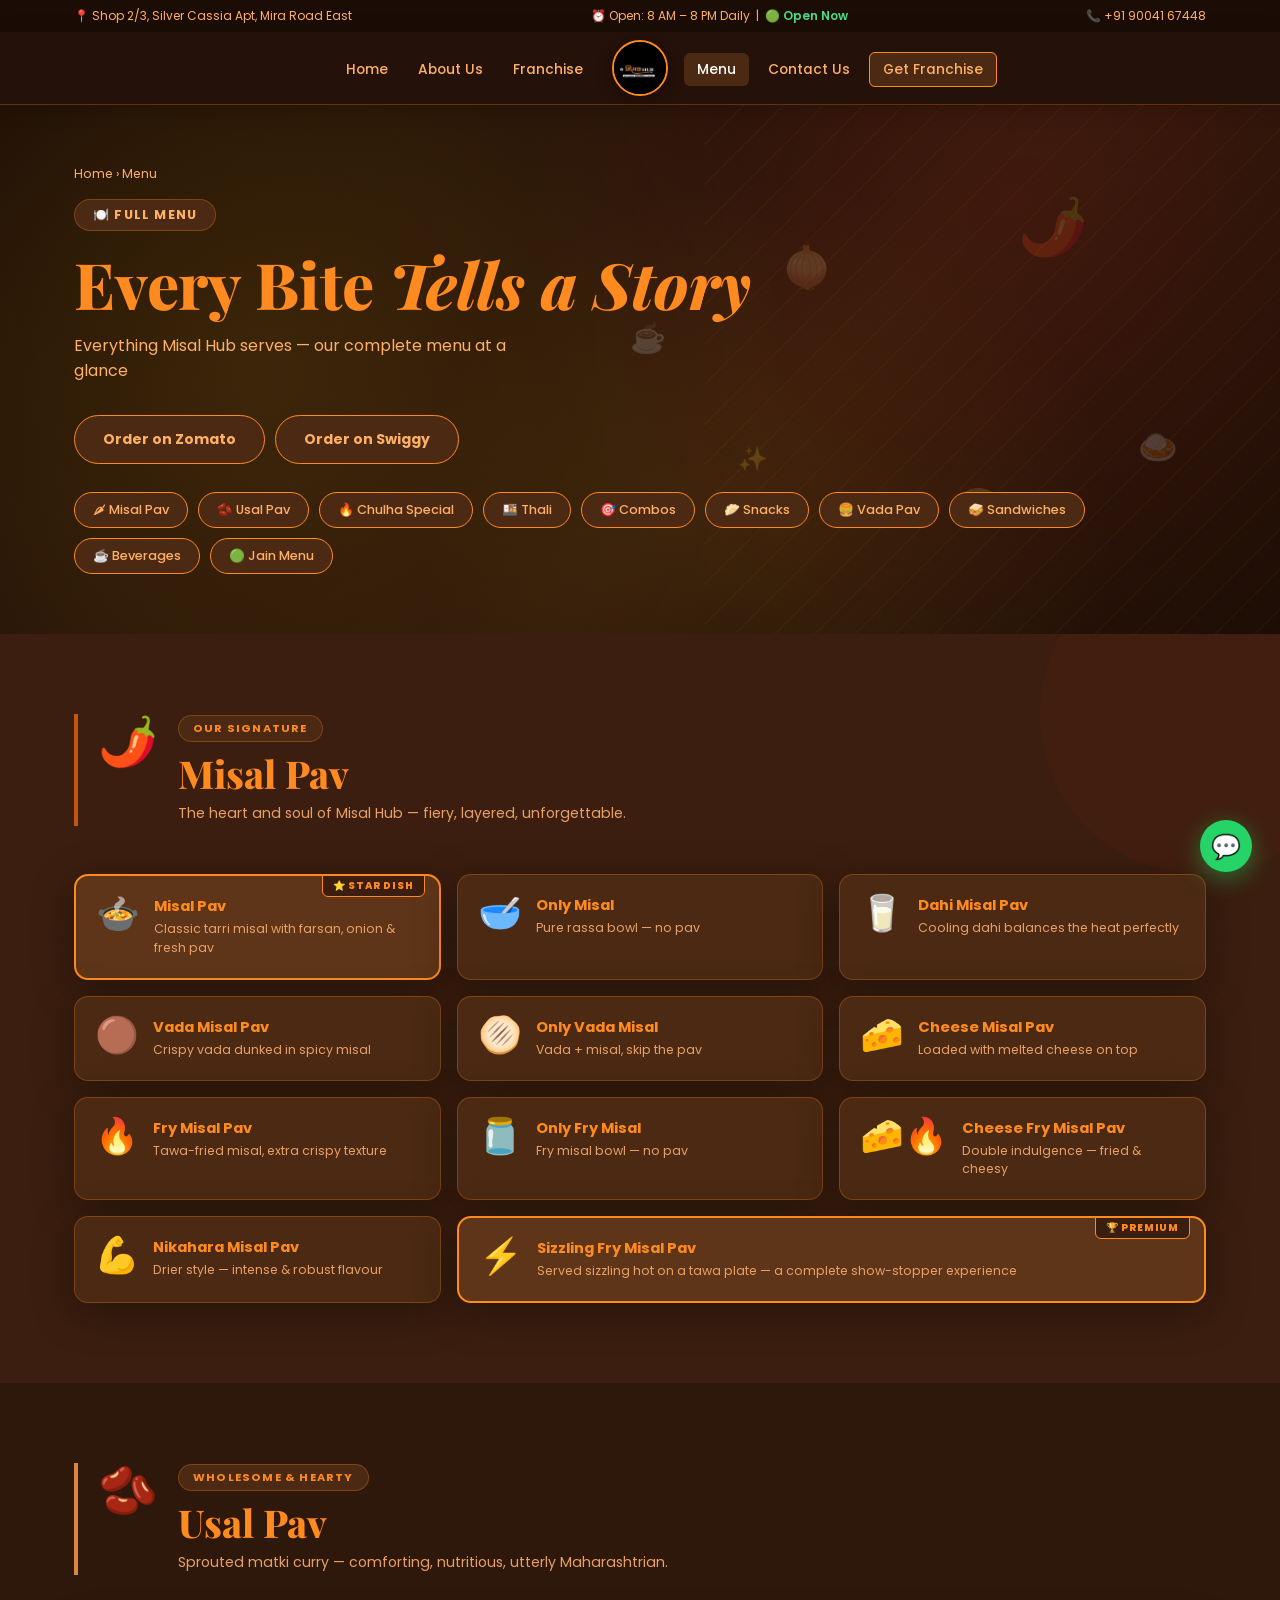
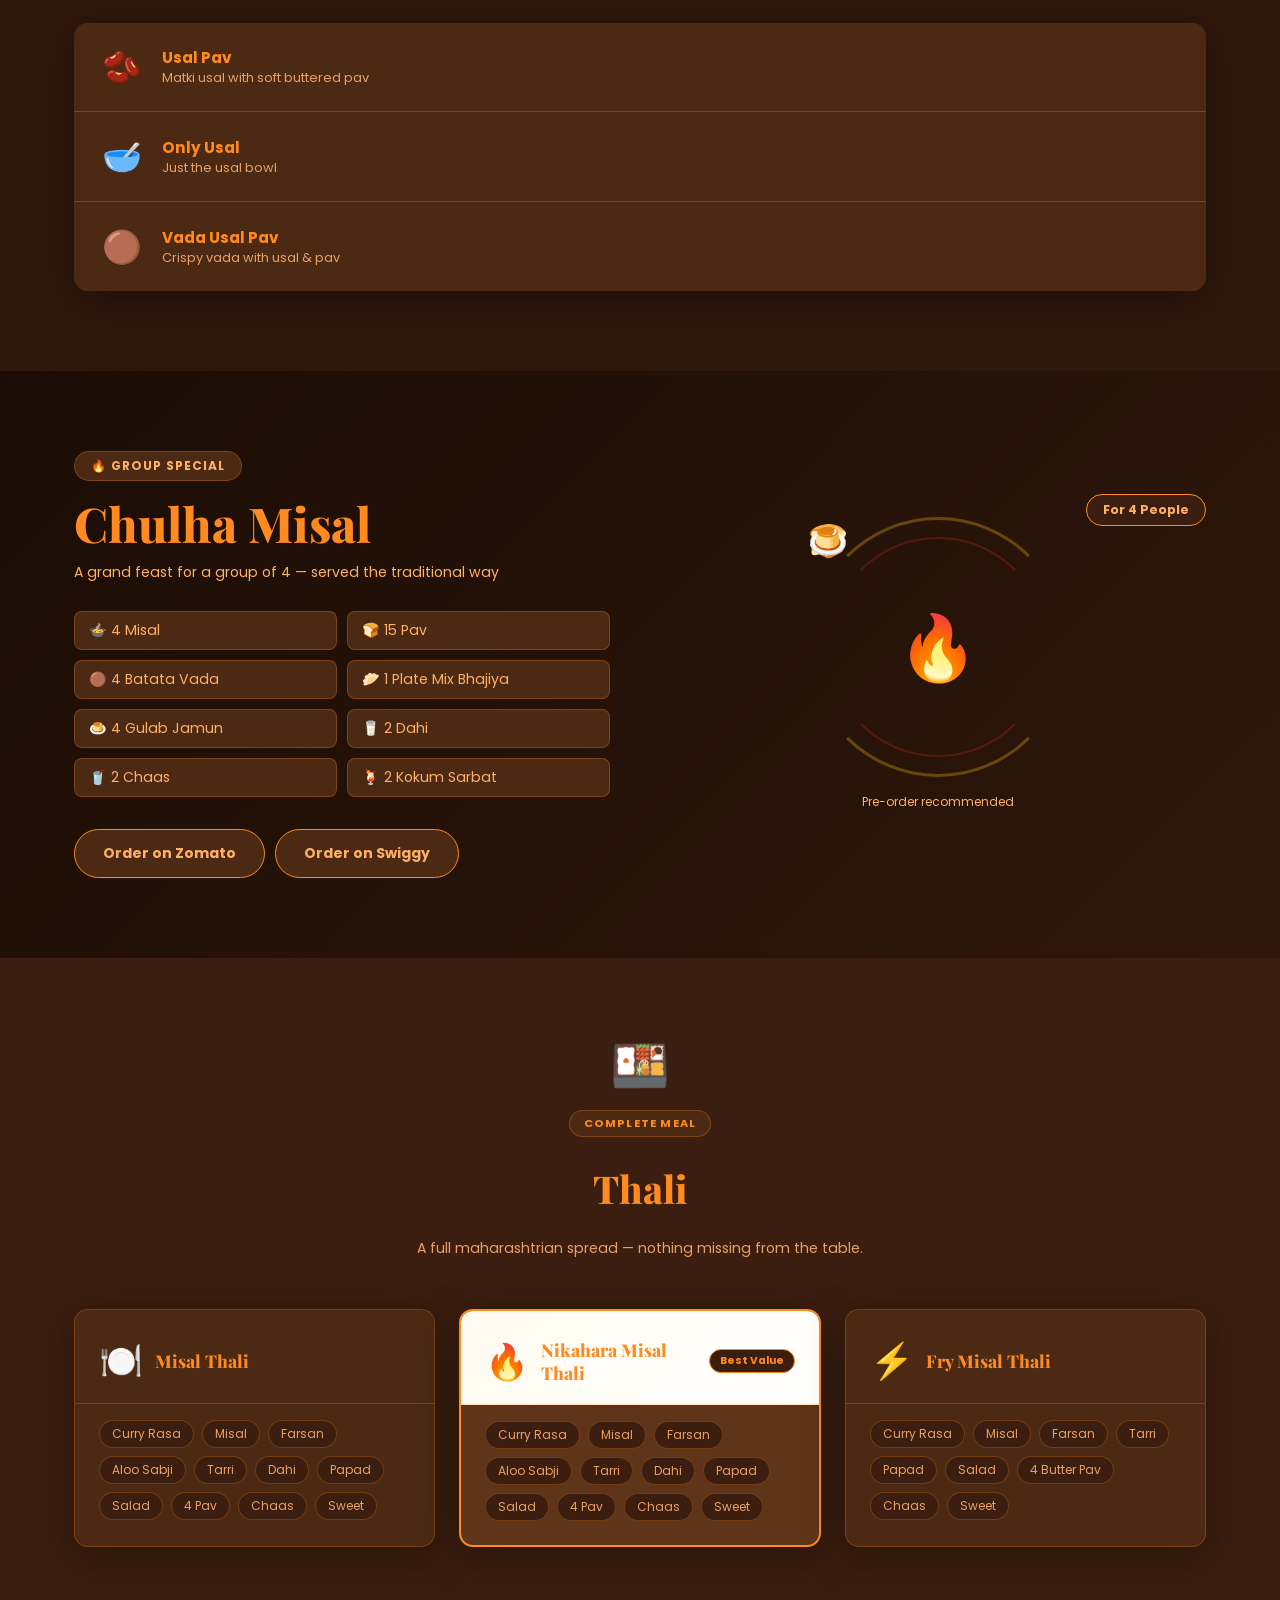
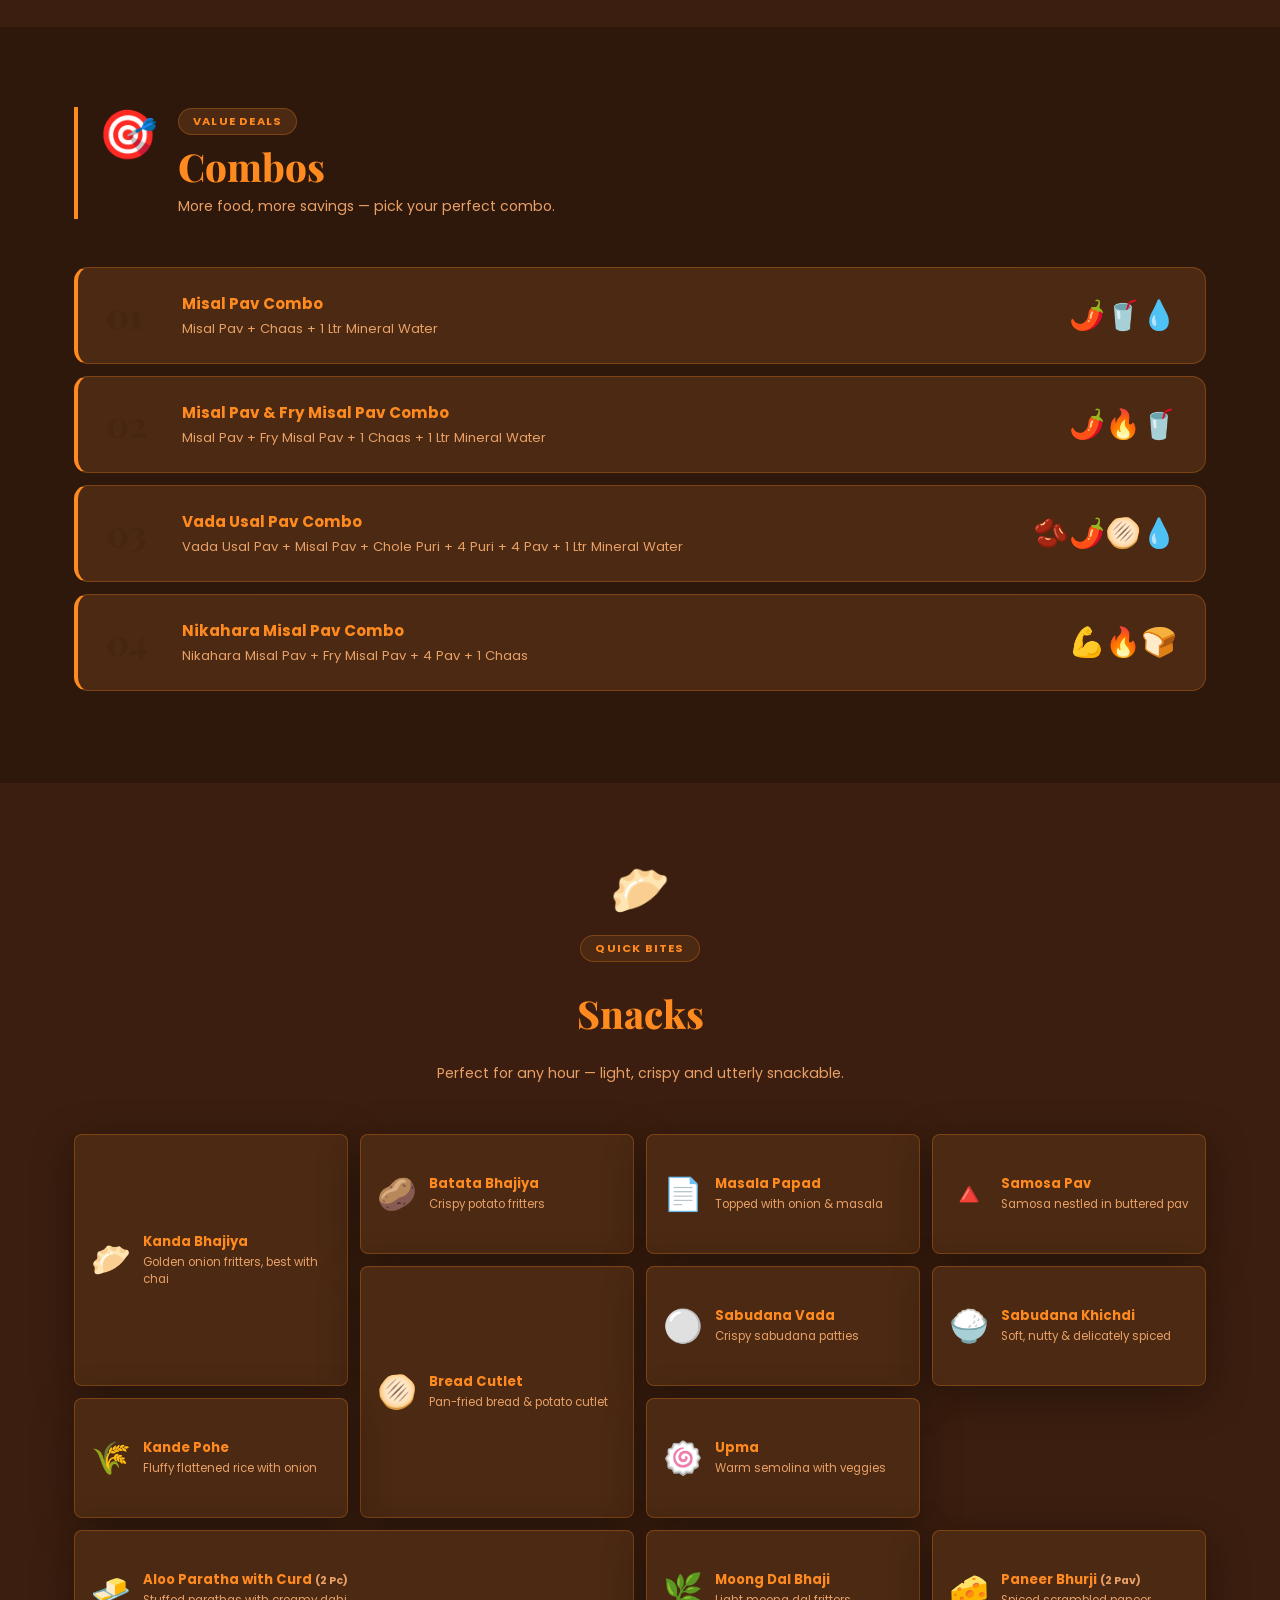
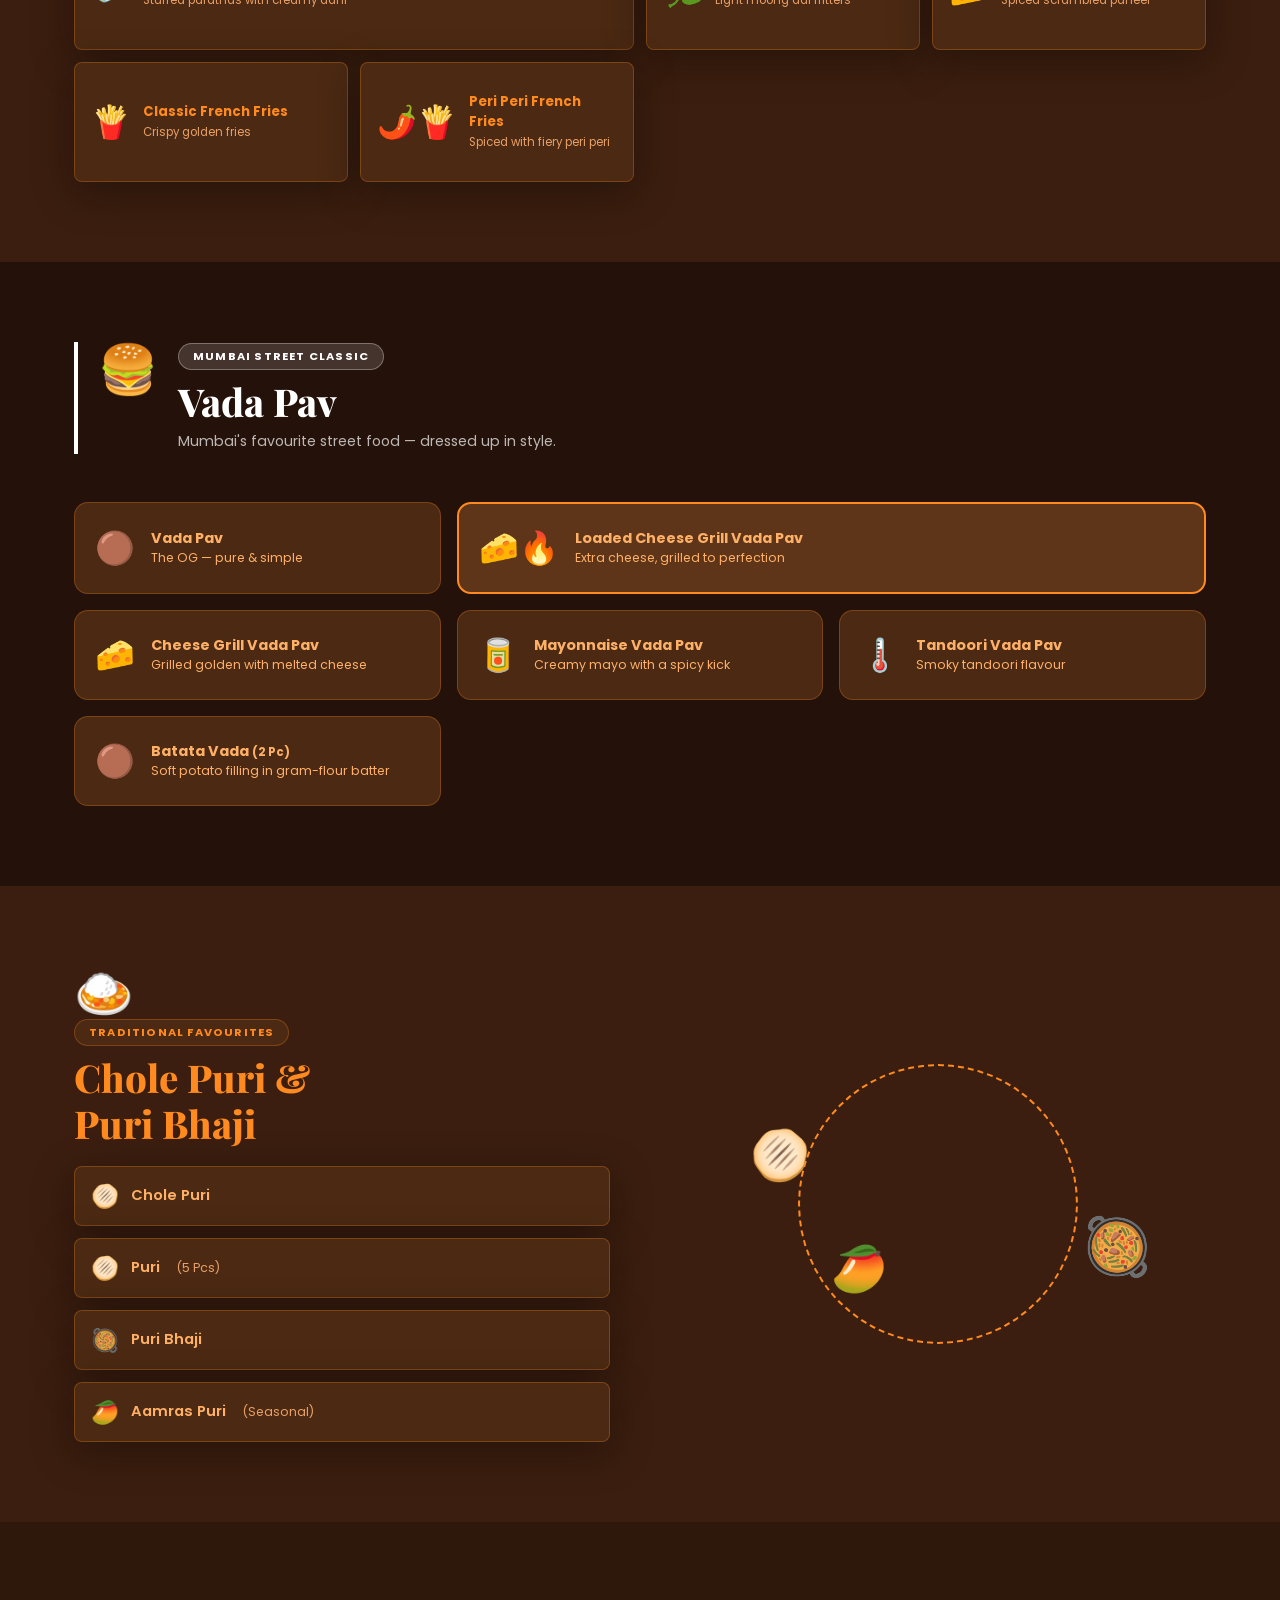
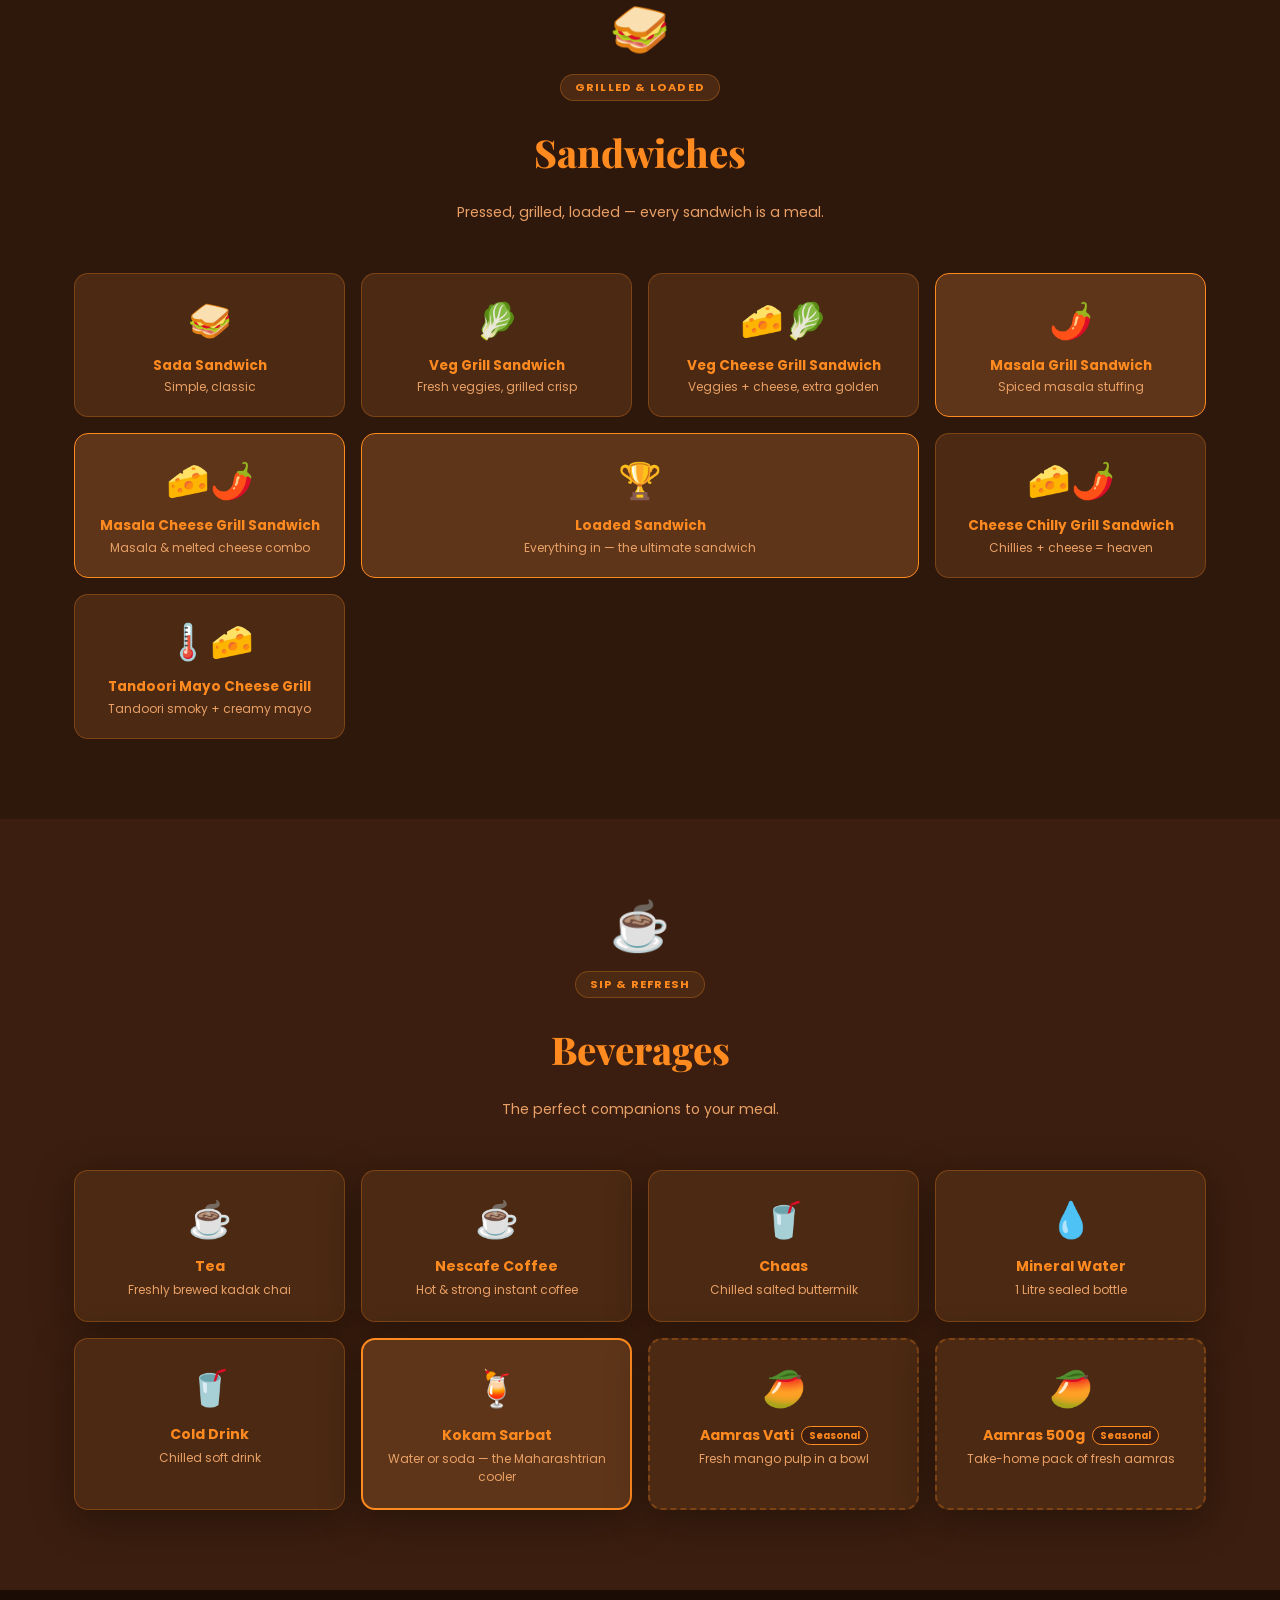
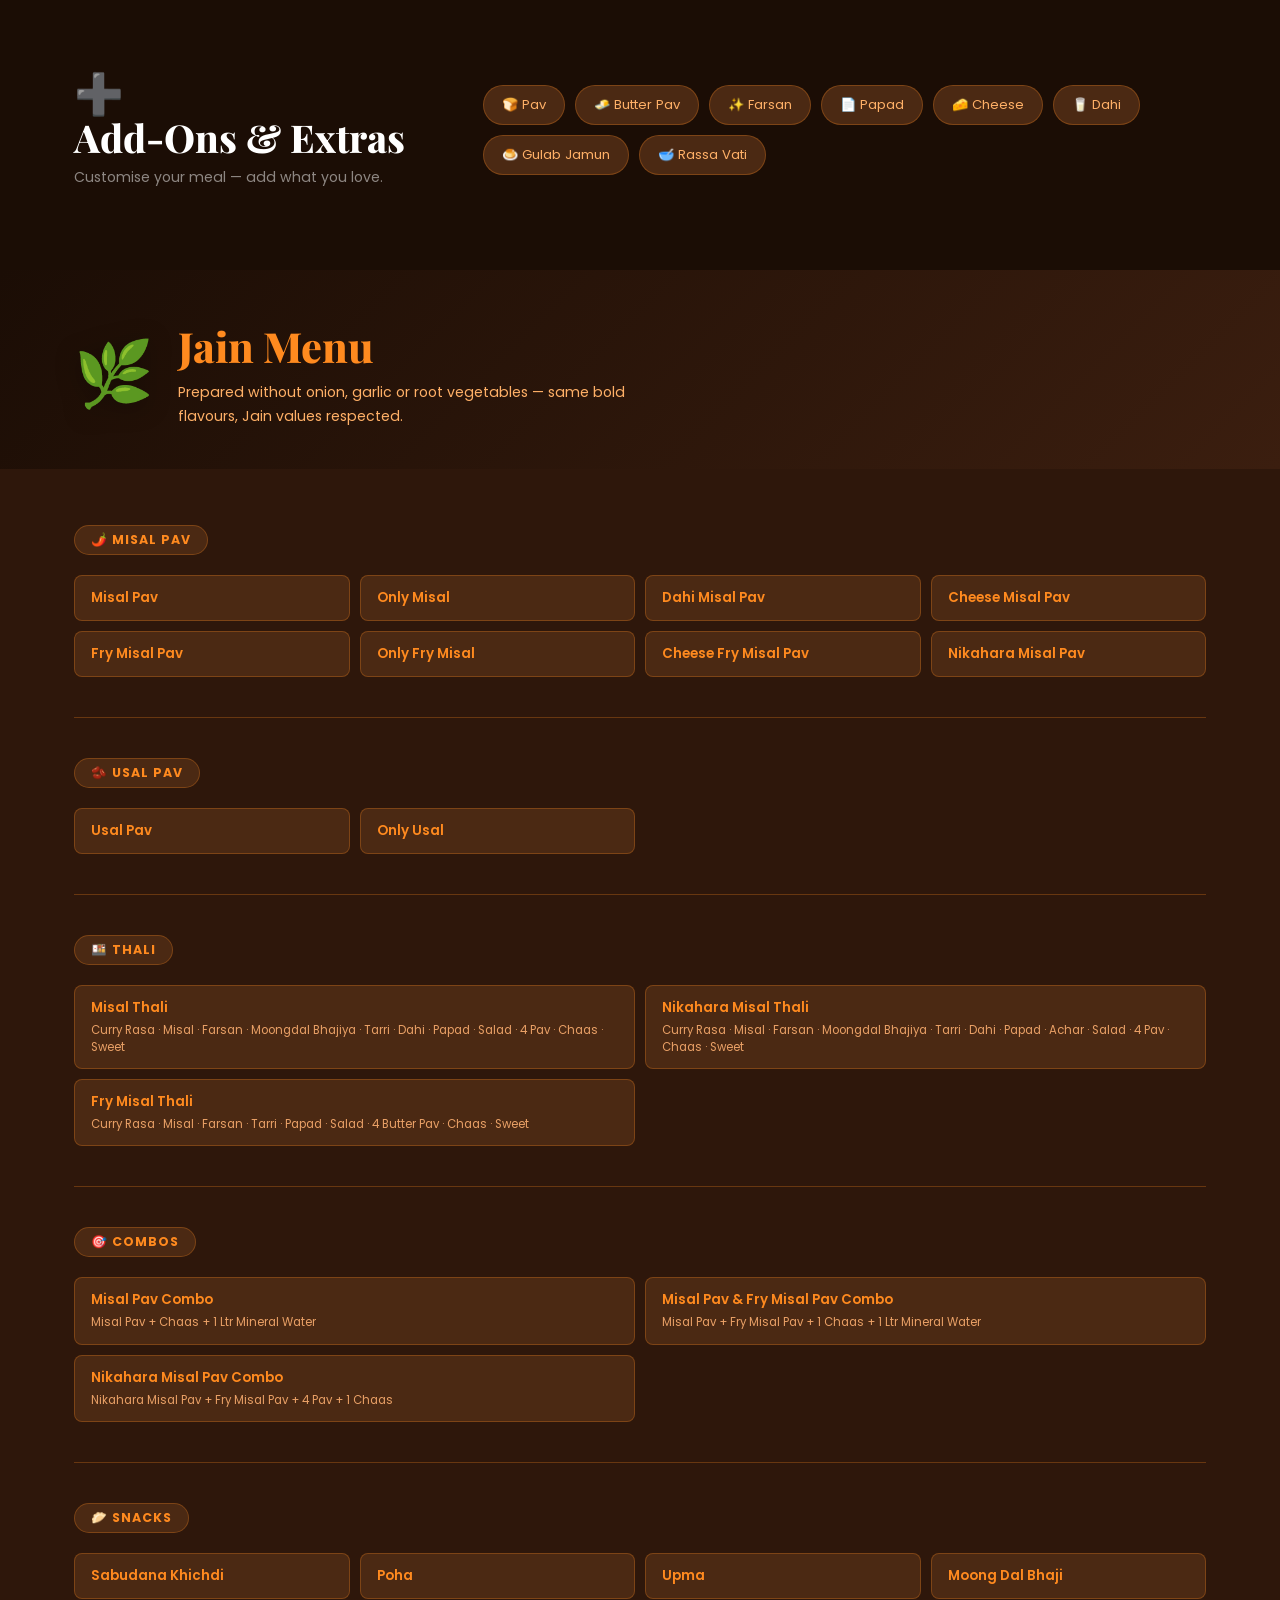
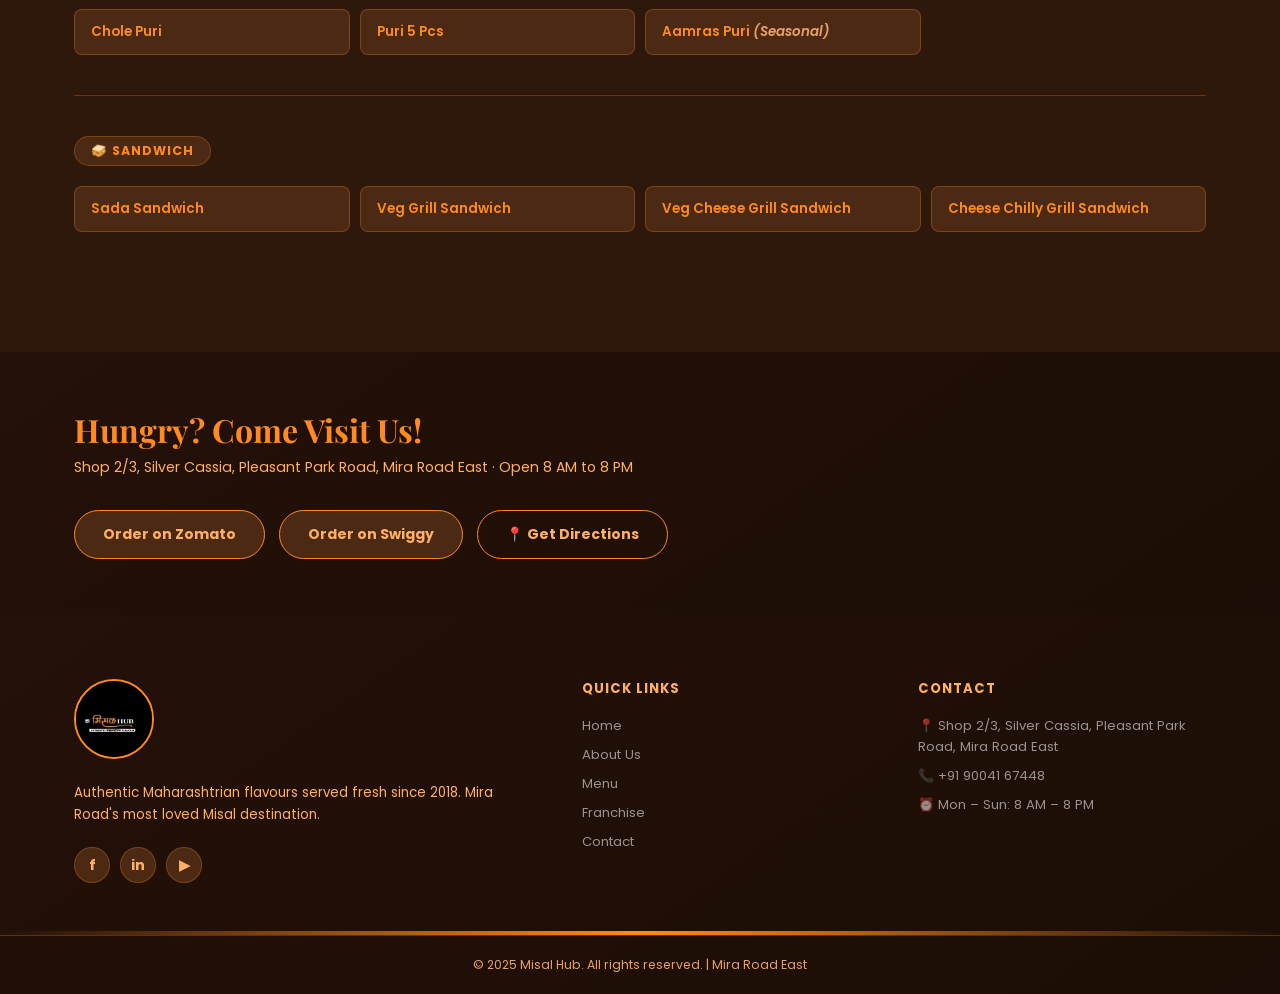
<file: menu.html>
<!DOCTYPE html>
<html lang="en">
<head>
  <meta charset="UTF-8"/>
  <meta name="viewport" content="width=device-width, initial-scale=1.0"/>
  <title>Menu – Misal Hub | Mira Road East</title>
  <meta name="description" content="Full menu of Misal Hub — Misal Pav, Thali, Combos, Snacks, Vada Pav, Sandwiches, Beverages and Jain options."/>
  <link rel="preconnect" href="https://fonts.googleapis.com"/>
  <link href="https://fonts.googleapis.com/css2?family=Playfair+Display:ital,wght@0,700;0,800;1,700&family=Poppins:wght@300;400;500;600;700;800&display=swap" rel="stylesheet"/>
  <link rel="stylesheet" href="menu.css"/>
  <link rel="stylesheet" href="theme.css"/>
</head>
<body>

  <!-- TOPBAR -->
  <div class="topbar">
    <div class="topbar-inner">
      <span>📍 Shop 2/3, Silver Cassia Apt, Mira Road East</span>
      <span>⏰ Open: 8 AM – 8 PM Daily &nbsp;|&nbsp; <span class="open-live">🟢 Open Now</span></span>
      <span>📞 +91 90041 67448</span>
    </div>
  </div>

  <!-- NAVBAR -->
  <nav class="navbar" id="navbar">
    <div class="nav-inner">
      <ul class="nav-links nav-left">
        <li><a href="index.html">Home</a></li>
        <li><a href="about.html">About Us</a></li>
        <li><a href="franchise.html">Franchise</a></li>
      </ul>
      <a href="index.html" class="nav-logo">
        <img src="images (5).jpg" alt="Misal Hub Logo"/>
      </a>
      <ul class="nav-links nav-right">
        <li><a href="menu.html" class="active">Menu</a></li>
        <li><a href="index.html#contact">Contact Us</a></li>
        <li><a href="franchise.html" class="btn-franchise">Get Franchise</a></li>
      </ul>
      <button class="hamburger" id="hamburger"><span></span><span></span><span></span></button>
    </div>
    <div class="mobile-drawer" id="mobileDrawer">
      <a href="index.html">Home</a>
      <a href="about.html">About Us</a>
      <a href="franchise.html">Franchise</a>
      <a href="menu.html" class="active">Menu</a>
      <a href="index.html#contact">Contact Us</a>
      <a href="franchise.html" class="drawer-cta">Get Franchise</a>
    </div>
  </nav>

  <!-- ===== HERO — dark textured, NOT the red/circle style ===== -->
  <section class="menu-hero">
    <div class="mh-bg-pattern"></div>
    <div class="mh-content">
      <div class="mh-breadcrumb"><a href="index.html">Home</a> › <span>Menu</span></div>
      <div class="mh-badge">🍽️ Full Menu</div>
      <h1 class="mh-title">Every Bite <em>Tells a Story</em></h1>
      <p class="mh-sub">Everything Misal Hub serves — our complete menu at a glance</p>
      <div class="order-inline" style="margin-bottom:28px;">
          <a href="https://www.zomato.com/" target="_blank" rel="noopener" class="btn btn-gold">Order on Zomato</a>
          <a href="https://www.swiggy.com/" target="_blank" rel="noopener" class="btn btn-gold">Order on Swiggy</a>
      </div>
      <!-- Quick-jump pills -->
      <div class="mh-pills">
        <a href="#misal" class="qp">🌶 Misal Pav</a>
        <a href="#usal" class="qp">🫘 Usal Pav</a>
        <a href="#chulha" class="qp">🔥 Chulha Special</a>
        <a href="#thali" class="qp">🍱 Thali</a>
        <a href="#combo" class="qp">🎯 Combos</a>
        <a href="#snacks" class="qp">🥟 Snacks</a>
        <a href="#vadapav" class="qp">🍔 Vada Pav</a>
        <a href="#sandwich" class="qp">🥪 Sandwiches</a>
        <a href="#beverages" class="qp">☕ Beverages</a>
        <a href="#jain" class="qp jain-pill">🟢 Jain Menu</a>
      </div>
    </div>
    <!-- floating food emojis -->
    <span class="hf hf1">🌶️</span>
    <span class="hf hf2">🍛</span>
    <span class="hf hf3">🧅</span>
    <span class="hf hf4">🍞</span>
    <span class="hf hf5">☕</span>
    <span class="hf hf6">✨</span>
  </section>

  <!-- ===== MISAL PAV ===== -->
  <section class="menu-sec misal-sec" id="misal">
    <div class="ms-accent"></div>
    <div class="container">
      <div class="sec-header left-accent red-accent reveal">
        <div class="sec-emoji">🌶️</div>
        <div>
          <div class="sec-tag">Our Signature</div>
          <h2 class="sec-title">Misal Pav</h2>
          <p class="sec-desc">The heart and soul of Misal Hub — fiery, layered, unforgettable.</p>
        </div>
      </div>
      <div class="menu-grid ribbon-grid reveal">
        <div class="mitem featured-item">
          <div class="mi-ribbon">⭐ Star Dish</div>
          <span class="mi-emoji">🍲</span>
          <div class="mi-body">
            <h4>Misal Pav</h4>
            <p>Classic tarri misal with farsan, onion & fresh pav</p>
          </div>
        </div>
        <div class="mitem"><span class="mi-emoji">🥣</span><div class="mi-body"><h4>Only Misal</h4><p>Pure rassa bowl — no pav</p></div></div>
        <div class="mitem"><span class="mi-emoji">🥛</span><div class="mi-body"><h4>Dahi Misal Pav</h4><p>Cooling dahi balances the heat perfectly</p></div></div>
        <div class="mitem"><span class="mi-emoji">🟤</span><div class="mi-body"><h4>Vada Misal Pav</h4><p>Crispy vada dunked in spicy misal</p></div></div>
        <div class="mitem"><span class="mi-emoji">🫓</span><div class="mi-body"><h4>Only Vada Misal</h4><p>Vada + misal, skip the pav</p></div></div>
        <div class="mitem"><span class="mi-emoji">🧀</span><div class="mi-body"><h4>Cheese Misal Pav</h4><p>Loaded with melted cheese on top</p></div></div>
        <div class="mitem"><span class="mi-emoji">🔥</span><div class="mi-body"><h4>Fry Misal Pav</h4><p>Tawa-fried misal, extra crispy texture</p></div></div>
        <div class="mitem"><span class="mi-emoji">🫙</span><div class="mi-body"><h4>Only Fry Misal</h4><p>Fry misal bowl — no pav</p></div></div>
        <div class="mitem"><span class="mi-emoji">🧀🔥</span><div class="mi-body"><h4>Cheese Fry Misal Pav</h4><p>Double indulgence — fried & cheesy</p></div></div>
        <div class="mitem"><span class="mi-emoji">💪</span><div class="mi-body"><h4>Nikahara Misal Pav</h4><p>Drier style — intense & robust flavour</p></div></div>
        <div class="mitem wide-item">
          <div class="mi-ribbon premium-ribbon">🏆 Premium</div>
          <span class="mi-emoji">⚡</span>
          <div class="mi-body"><h4>Sizzling Fry Misal Pav</h4><p>Served sizzling hot on a tawa plate — a complete show-stopper experience</p></div>
        </div>
      </div>
    </div>
  </section>

  <!-- ===== USAL PAV — horizontal strip style ===== -->
  <section class="menu-sec usal-sec" id="usal">
    <div class="container">
      <div class="sec-header left-accent green-accent reveal">
        <div class="sec-emoji">🫘</div>
        <div>
          <div class="sec-tag">Wholesome &amp; Hearty</div>
          <h2 class="sec-title">Usal Pav</h2>
          <p class="sec-desc">Sprouted matki curry — comforting, nutritious, utterly Maharashtrian.</p>
        </div>
      </div>
      <div class="strip-list reveal">
        <div class="sitem"><span>🫘</span><div><h4>Usal Pav</h4><p>Matki usal with soft buttered pav</p></div></div>
        <div class="sitem"><span>🥣</span><div><h4>Only Usal</h4><p>Just the usal bowl</p></div></div>
        <div class="sitem"><span>🟤</span><div><h4>Vada Usal Pav</h4><p>Crispy vada with usal &amp; pav</p></div></div>
      </div>
    </div>
  </section>

  <!-- ===== CHULHA MISAL — full-width dark banner ===== -->
  <section class="menu-sec chulha-sec" id="chulha">
    <div class="chulha-inner container">
      <div class="chulha-left reveal">
        <div class="chulha-tag">🔥 Group Special</div>
        <h2 class="chulha-title">Chulha <span>Misal</span></h2>
        <p class="chulha-sub">A grand feast for a group of 4 — served the traditional way</p>
        <ul class="chulha-items">
          <li>🍲 4 Misal</li>
          <li>🍞 15 Pav</li>
          <li>🟤 4 Batata Vada</li>
          <li>🥟 1 Plate Mix Bhajiya</li>
          <li>🍮 4 Gulab Jamun</li>
          <li>🥛 2 Dahi</li>
          <li>🥤 2 Chaas</li>
          <li>🍹 2 Kokum Sarbat</li>
        </ul>
        <div class="order-inline">
          <a href="https://www.zomato.com/" target="_blank" rel="noopener" class="btn btn-gold">Order on Zomato</a>
          <a href="https://www.swiggy.com/" target="_blank" rel="noopener" class="btn btn-gold">Order on Swiggy</a>
        </div>
      </div>
      <div class="chulha-right reveal">
        <div class="chulha-badge">For 4 People</div>
        <div class="chulha-visual">
          <span class="cv-ring r1"></span>
          <span class="cv-ring r2"></span>
          <span class="cv-emoji">🔥</span>
          <span class="cv-food f1">🍲</span>
          <span class="cv-food f2">🍞</span>
          <span class="cv-food f3">🥟</span>
          <span class="cv-food f4">🍮</span>
        </div>
        <p class="chulha-note">Pre-order recommended</p>
      </div>
    </div>
  </section>

  <!-- ===== THALI — card style ===== -->
  <section class="menu-sec thali-sec" id="thali">
    <div class="container">
      <div class="sec-header centered reveal">
        <div class="sec-emoji">🍱</div>
        <div class="sec-tag">Complete Meal</div>
        <h2 class="sec-title">Thali</h2>
        <p class="sec-desc">A full maharashtrian spread — nothing missing from the table.</p>
      </div>
      <div class="thali-grid reveal">
        <div class="thali-card">
          <div class="tc-top">
            <span class="tc-emoji">🍽️</span>
            <h3>Misal Thali</h3>
          </div>
          <ul class="tc-includes">
            <li>Curry Rasa</li><li>Misal</li><li>Farsan</li><li>Aloo Sabji</li>
            <li>Tarri</li><li>Dahi</li><li>Papad</li><li>Salad</li>
            <li>4 Pav</li><li>Chaas</li><li>Sweet</li>
          </ul>
        </div>
        <div class="thali-card tc-featured">
          <div class="tc-top">
            <span class="tc-emoji">🔥</span>
            <h3>Nikahara Misal Thali</h3>
            <span class="tc-badge">Best Value</span>
          </div>
          <ul class="tc-includes">
            <li>Curry Rasa</li><li>Misal</li><li>Farsan</li><li>Aloo Sabji</li>
            <li>Tarri</li><li>Dahi</li><li>Papad</li><li>Salad</li>
            <li>4 Pav</li><li>Chaas</li><li>Sweet</li>
          </ul>
        </div>
        <div class="thali-card">
          <div class="tc-top">
            <span class="tc-emoji">⚡</span>
            <h3>Fry Misal Thali</h3>
          </div>
          <ul class="tc-includes">
            <li>Curry Rasa</li><li>Misal</li><li>Farsan</li><li>Tarri</li>
            <li>Papad</li><li>Salad</li><li>4 Butter Pav</li><li>Chaas</li><li>Sweet</li>
          </ul>
        </div>
      </div>
    </div>
  </section>

  <!-- ===== COMBOS — zigzag style ===== -->
  <section class="menu-sec combo-sec" id="combo">
    <div class="container">
      <div class="sec-header left-accent amber-accent reveal">
        <div class="sec-emoji">🎯</div>
        <div>
          <div class="sec-tag">Value Deals</div>
          <h2 class="sec-title">Combos</h2>
          <p class="sec-desc">More food, more savings — pick your perfect combo.</p>
        </div>
      </div>
      <div class="combo-list reveal">
        <div class="combo-item ci-1">
          <div class="combo-num">01</div>
          <div class="combo-body">
            <h4>Misal Pav Combo</h4>
            <p>Misal Pav + Chaas + 1 Ltr Mineral Water</p>
          </div>
          <span class="combo-emoji">🌶️🥤💧</span>
        </div>
        <div class="combo-item ci-2">
          <div class="combo-num">02</div>
          <div class="combo-body">
            <h4>Misal Pav &amp; Fry Misal Pav Combo</h4>
            <p>Misal Pav + Fry Misal Pav + 1 Chaas + 1 Ltr Mineral Water</p>
          </div>
          <span class="combo-emoji">🌶️🔥🥤</span>
        </div>
        <div class="combo-item ci-3">
          <div class="combo-num">03</div>
          <div class="combo-body">
            <h4>Vada Usal Pav Combo</h4>
            <p>Vada Usal Pav + Misal Pav + Chole Puri + 4 Puri + 4 Pav + 1 Ltr Mineral Water</p>
          </div>
          <span class="combo-emoji">🫘🌶️🫓💧</span>
        </div>
        <div class="combo-item ci-4">
          <div class="combo-num">04</div>
          <div class="combo-body">
            <h4>Nikahara Misal Pav Combo</h4>
            <p>Nikahara Misal Pav + Fry Misal Pav + 4 Pav + 1 Chaas</p>
          </div>
          <span class="combo-emoji">💪🔥🍞</span>
        </div>
      </div>
    </div>
  </section>

  <!-- ===== SNACKS — masonry grid ===== -->
  <section class="menu-sec snacks-sec" id="snacks">
    <div class="container">
      <div class="sec-header centered reveal">
        <div class="sec-emoji">🥟</div>
        <div class="sec-tag">Quick Bites</div>
        <h2 class="sec-title">Snacks</h2>
        <p class="sec-desc">Perfect for any hour — light, crispy and utterly snackable.</p>
      </div>
      <div class="snack-masonry reveal">
        <div class="snack-item si-tall">
          <span>🥟</span>
          <div><h4>Kanda Bhajiya</h4><p>Golden onion fritters, best with chai</p></div>
        </div>
        <div class="snack-item">
          <span>🥔</span>
          <div><h4>Batata Bhajiya</h4><p>Crispy potato fritters</p></div>
        </div>
        <div class="snack-item">
          <span>📄</span>
          <div><h4>Masala Papad</h4><p>Topped with onion &amp; masala</p></div>
        </div>
        <div class="snack-item">
          <span>🔺</span>
          <div><h4>Samosa Pav</h4><p>Samosa nestled in buttered pav</p></div>
        </div>
        <div class="snack-item si-tall">
          <span>🫓</span>
          <div><h4>Bread Cutlet</h4><p>Pan-fried bread &amp; potato cutlet</p></div>
        </div>
        <div class="snack-item">
          <span>⚪</span>
          <div><h4>Sabudana Vada</h4><p>Crispy sabudana patties</p></div>
        </div>
        <div class="snack-item">
          <span>🍚</span>
          <div><h4>Sabudana Khichdi</h4><p>Soft, nutty &amp; delicately spiced</p></div>
        </div>
        <div class="snack-item">
          <span>🌾</span>
          <div><h4>Kande Pohe</h4><p>Fluffy flattened rice with onion</p></div>
        </div>
        <div class="snack-item">
          <span>🍥</span>
          <div><h4>Upma</h4><p>Warm semolina with veggies</p></div>
        </div>
        <div class="snack-item si-wide">
          <span>🧈</span>
          <div><h4>Aloo Paratha with Curd <small>(2 Pc)</small></h4><p>Stuffed parathas with creamy dahi</p></div>
        </div>
        <div class="snack-item">
          <span>🌿</span>
          <div><h4>Moong Dal Bhaji</h4><p>Light moong dal fritters</p></div>
        </div>
        <div class="snack-item">
          <span>🧀</span>
          <div><h4>Paneer Bhurji <small>(2 Pav)</small></h4><p>Spiced scrambled paneer</p></div>
        </div>
        <div class="snack-item">
          <span>🍟</span>
          <div><h4>Classic French Fries</h4><p>Crispy golden fries</p></div>
        </div>
        <div class="snack-item">
          <span>🌶️🍟</span>
          <div><h4>Peri Peri French Fries</h4><p>Spiced with fiery peri peri</p></div>
        </div>
      </div>
    </div>
  </section>

  <!-- ===== VADA PAV — dark red bg ===== -->
  <section class="menu-sec vp-sec" id="vadapav">
    <div class="container">
      <div class="sec-header left-accent white-accent reveal">
        <div class="sec-emoji">🍔</div>
        <div>
          <div class="sec-tag" style="background:rgba(255,255,255,0.15);color:#fff;border-color:rgba(255,255,255,0.3);">Mumbai Street Classic</div>
          <h2 class="sec-title" style="color:#fff;">Vada Pav</h2>
          <p class="sec-desc" style="color:rgba(255,255,255,0.7);">Mumbai's favourite street food — dressed up in style.</p>
        </div>
      </div>
      <div class="vp-grid reveal">
        <div class="vp-item">
          <span class="vp-emoji">🟤</span>
          <div>
            <h4>Vada Pav</h4>
            <p>The OG — pure &amp; simple</p>
          </div>
        </div>
        <div class="vp-item vp-feature">
          <span class="vp-emoji">🧀🔥</span>
          <div>
            <h4>Loaded Cheese Grill Vada Pav</h4>
            <p>Extra cheese, grilled to perfection</p>
          </div>
        </div>
        <div class="vp-item">
          <span class="vp-emoji">🧀</span>
          <div>
            <h4>Cheese Grill Vada Pav</h4>
            <p>Grilled golden with melted cheese</p>
          </div>
        </div>
        <div class="vp-item">
          <span class="vp-emoji">🥫</span>
          <div>
            <h4>Mayonnaise Vada Pav</h4>
            <p>Creamy mayo with a spicy kick</p>
          </div>
        </div>
        <div class="vp-item">
          <span class="vp-emoji">🌡️</span>
          <div>
            <h4>Tandoori Vada Pav</h4>
            <p>Smoky tandoori flavour</p>
          </div>
        </div>
        <div class="vp-item">
          <span class="vp-emoji">🟤</span>
          <div>
            <h4>Batata Vada <small>(2 Pc)</small></h4>
            <p>Soft potato filling in gram-flour batter</p>
          </div>
        </div>
      </div>
    </div>
  </section>

  <!-- ===== CHOLE PURI / PURI BHAJI — cream section ===== -->
  <section class="menu-sec puri-sec" id="cholepuri">
    <div class="container">
      <div class="puri-inner">
        <div class="puri-text reveal">
          <div class="sec-emoji">🍛</div>
          <div class="sec-tag">Traditional Favourites</div>
          <h2 class="sec-title">Chole Puri &amp;<br/>Puri Bhaji</h2>
          <ul class="puri-list">
            <li><span>🫓</span> Chole Puri</li>
            <li><span>🫓</span> Puri <small>(5 Pcs)</small></li>
            <li><span>🥘</span> Puri Bhaji</li>
            <li><span>🥭</span> Aamras Puri <small>(Seasonal)</small></li>
          </ul>
        </div>
        <div class="puri-visual reveal">
          <span class="pv-bg-circle"></span>
          <span class="pv-emoji pe1">🫓</span>
          <span class="pv-emoji pe2">🥘</span>
          <span class="pv-emoji pe3">🥭</span>
        </div>
      </div>
    </div>
  </section>

  <!-- ===== SANDWICHES ===== -->
  <section class="menu-sec sand-sec" id="sandwich">
    <div class="container">
      <div class="sec-header centered reveal">
        <div class="sec-emoji">🥪</div>
        <div class="sec-tag">Grilled &amp; Loaded</div>
        <h2 class="sec-title">Sandwiches</h2>
        <p class="sec-desc">Pressed, grilled, loaded — every sandwich is a meal.</p>
      </div>
      <div class="sand-grid reveal">
        <div class="sand-item">
          <div class="sand-icon">🥪</div>
          <h4>Sada Sandwich</h4>
          <p>Simple, classic</p>
        </div>
        <div class="sand-item">
          <div class="sand-icon">🥬</div>
          <h4>Veg Grill Sandwich</h4>
          <p>Fresh veggies, grilled crisp</p>
        </div>
        <div class="sand-item">
          <div class="sand-icon">🧀🥬</div>
          <h4>Veg Cheese Grill Sandwich</h4>
          <p>Veggies + cheese, extra golden</p>
        </div>
        <div class="sand-item si-highlight">
          <div class="sand-icon">🌶️</div>
          <h4>Masala Grill Sandwich</h4>
          <p>Spiced masala stuffing</p>
        </div>
        <div class="sand-item si-highlight">
          <div class="sand-icon">🧀🌶️</div>
          <h4>Masala Cheese Grill Sandwich</h4>
          <p>Masala &amp; melted cheese combo</p>
        </div>
        <div class="sand-item si-mega">
          <div class="sand-icon">🏆</div>
          <h4>Loaded Sandwich</h4>
          <p>Everything in — the ultimate sandwich</p>
        </div>
        <div class="sand-item">
          <div class="sand-icon">🧀🌶️</div>
          <h4>Cheese Chilly Grill Sandwich</h4>
          <p>Chillies + cheese = heaven</p>
        </div>
        <div class="sand-item">
          <div class="sand-icon">🌡️🧀</div>
          <h4>Tandoori Mayo Cheese Grill</h4>
          <p>Tandoori smoky + creamy mayo</p>
        </div>
      </div>
    </div>
  </section>

  <!-- ===== BEVERAGES ===== -->
  <section class="menu-sec bev-sec" id="beverages">
    <div class="container">
      <div class="sec-header centered reveal">
        <div class="sec-emoji">☕</div>
        <div class="sec-tag">Sip &amp; Refresh</div>
        <h2 class="sec-title">Beverages</h2>
        <p class="sec-desc">The perfect companions to your meal.</p>
      </div>
      <div class="bev-row reveal">
        <div class="bev-card">
          <div class="bev-icon">☕</div>
          <h4>Tea</h4>
          <p>Freshly brewed kadak chai</p>
        </div>
        <div class="bev-card">
          <div class="bev-icon">☕</div>
          <h4>Nescafe Coffee</h4>
          <p>Hot &amp; strong instant coffee</p>
        </div>
        <div class="bev-card">
          <div class="bev-icon">🥤</div>
          <h4>Chaas</h4>
          <p>Chilled salted buttermilk</p>
        </div>
        <div class="bev-card">
          <div class="bev-icon">💧</div>
          <h4>Mineral Water</h4>
          <p>1 Litre sealed bottle</p>
        </div>
        <div class="bev-card">
          <div class="bev-icon">🥤</div>
          <h4>Cold Drink</h4>
          <p>Chilled soft drink</p>
        </div>
        <div class="bev-card bev-special">
          <div class="bev-icon">🍹</div>
          <h4>Kokam Sarbat</h4>
          <p>Water or soda — the Maharashtrian cooler</p>
        </div>
        <div class="bev-card bev-seasonal">
          <div class="bev-icon">🥭</div>
          <h4>Aamras Vati <span class="seasonal-tag">Seasonal</span></h4>
          <p>Fresh mango pulp in a bowl</p>
        </div>
        <div class="bev-card bev-seasonal">
          <div class="bev-icon">🥭</div>
          <h4>Aamras 500g <span class="seasonal-tag">Seasonal</span></h4>
          <p>Take-home pack of fresh aamras</p>
        </div>
      </div>
    </div>
  </section>

  <!-- ===== EXTRAS ===== -->
  <section class="menu-sec extras-sec" id="extras">
    <div class="container">
      <div class="extras-inner">
        <div class="extras-title reveal">
          <div class="sec-emoji">➕</div>
          <h2 class="sec-title">Add-Ons &amp; Extras</h2>
          <p class="sec-desc">Customise your meal — add what you love.</p>
        </div>
        <div class="extras-pills reveal">
          <span class="ep">🍞 Pav</span>
          <span class="ep">🧈 Butter Pav</span>
          <span class="ep">✨ Farsan</span>
          <span class="ep">📄 Papad</span>
          <span class="ep">🧀 Cheese</span>
          <span class="ep">🥛 Dahi</span>
          <span class="ep">🍮 Gulab Jamun</span>
          <span class="ep">🥣 Rassa Vati</span>
        </div>
      </div>
    </div>
  </section>

  <!-- ===== JAIN MENU ===== -->
  <section class="menu-sec jain-sec" id="jain">
    <div class="jain-banner">
      <div class="container">
        <div class="jb-head reveal">
          <span class="jb-leaf">🌿</span>
          <div>
            <h2 class="jb-title">Jain Menu</h2>
            <p class="jb-sub">Prepared without onion, garlic or root vegetables — same bold flavours, Jain values respected.</p>
          </div>
        </div>
      </div>
    </div>

    <div class="container">
      <!-- Jain Misal Pav -->
      <div class="jain-block reveal">
        <div class="jb-cat">🌶️ Misal Pav</div>
        <div class="jain-grid">
          <div class="ji">Misal Pav</div>
          <div class="ji">Only Misal</div>
          <div class="ji">Dahi Misal Pav</div>
          <div class="ji">Cheese Misal Pav</div>
          <div class="ji">Fry Misal Pav</div>
          <div class="ji">Only Fry Misal</div>
          <div class="ji">Cheese Fry Misal Pav</div>
          <div class="ji">Nikahara Misal Pav</div>
        </div>
      </div>
      <!-- Jain Usal Pav -->
      <div class="jain-block reveal">
        <div class="jb-cat">🫘 Usal Pav</div>
        <div class="jain-grid">
          <div class="ji">Usal Pav</div>
          <div class="ji">Only Usal</div>
        </div>
      </div>
      <!-- Jain Thali -->
      <div class="jain-block reveal">
        <div class="jb-cat">🍱 Thali</div>
        <div class="jain-grid">
          <div class="ji ji-wide">Misal Thali<small>Curry Rasa · Misal · Farsan · Moongdal Bhajiya · Tarri · Dahi · Papad · Salad · 4 Pav · Chaas · Sweet</small></div>
          <div class="ji ji-wide">Nikahara Misal Thali<small>Curry Rasa · Misal · Farsan · Moongdal Bhajiya · Tarri · Dahi · Papad · Achar · Salad · 4 Pav · Chaas · Sweet</small></div>
          <div class="ji ji-wide">Fry Misal Thali<small>Curry Rasa · Misal · Farsan · Tarri · Papad · Salad · 4 Butter Pav · Chaas · Sweet</small></div>
        </div>
      </div>
      <!-- Jain Combos -->
      <div class="jain-block reveal">
        <div class="jb-cat">🎯 Combos</div>
        <div class="jain-grid">
          <div class="ji ji-wide">Misal Pav Combo<small>Misal Pav + Chaas + 1 Ltr Mineral Water</small></div>
          <div class="ji ji-wide">Misal Pav &amp; Fry Misal Pav Combo<small>Misal Pav + Fry Misal Pav + 1 Chaas + 1 Ltr Mineral Water</small></div>
          <div class="ji ji-wide">Nikahara Misal Pav Combo<small>Nikahara Misal Pav + Fry Misal Pav + 4 Pav + 1 Chaas</small></div>
        </div>
      </div>
      <!-- Jain Snacks -->
      <div class="jain-block reveal">
        <div class="jb-cat">🥟 Snacks</div>
        <div class="jain-grid">
          <div class="ji">Sabudana Khichdi</div>
          <div class="ji">Poha</div>
          <div class="ji">Upma</div>
          <div class="ji">Moong Dal Bhaji</div>
          <div class="ji">Chole Puri</div>
          <div class="ji">Puri 5 Pcs</div>
          <div class="ji">Aamras Puri <em>(Seasonal)</em></div>
        </div>
      </div>
      <!-- Jain Sandwich -->
      <div class="jain-block reveal">
        <div class="jb-cat">🥪 Sandwich</div>
        <div class="jain-grid">
          <div class="ji">Sada Sandwich</div>
          <div class="ji">Veg Grill Sandwich</div>
          <div class="ji">Veg Cheese Grill Sandwich</div>
          <div class="ji">Cheese Chilly Grill Sandwich</div>
        </div>
      </div>
    </div>
  </section>

  <!-- CTA STRIP -->
  <section class="cta-strip">
    <div class="container">
      <div class="cta-inner reveal">
        <div>
          <h2>Hungry? Come Visit Us!</h2>
          <p>Shop 2/3, Silver Cassia, Pleasant Park Road, Mira Road East · Open 8 AM to 8 PM</p>
        </div>
        <div class="cta-btns">
          <a href="https://www.zomato.com/" target="_blank" rel="noopener" class="btn btn-white">Order on Zomato</a>
          <a href="https://www.swiggy.com/" target="_blank" rel="noopener" class="btn btn-white">Order on Swiggy</a>
          <a href="index.html#contact" class="btn btn-outline-white">📍 Get Directions</a>
        </div>
      </div>
    </div>
  </section>

  <!-- FOOTER -->
  <footer class="footer-gold">
    <div class="container">
      <div class="footer-grid">
        <div class="footer-brand">
          <img src="images (5).jpg" alt="Misal Hub" class="footer-logo"/>
          <p>Authentic Maharashtrian flavours served fresh since 2018. Mira Road's most loved Misal destination.</p>
          <div class="footer-socials">
            <a href="#" class="fs-btn fb-btn">f</a>
            <a href="#" class="fs-btn ig-btn">in</a>
            <a href="#" class="fs-btn yt-btn">▶</a>
          </div>
        </div>
        <div class="footer-col">
          <h5>Quick Links</h5>
          <ul>
            <li><a href="index.html">Home</a></li>
            <li><a href="about.html">About Us</a></li>
            <li><a href="menu.html">Menu</a></li>
            <li><a href="franchise.html">Franchise</a></li>
            <li><a href="index.html#contact">Contact</a></li>
          </ul>
        </div>
        <div class="footer-col">
          <h5>Contact</h5>
          <ul>
            <li>📍 Shop 2/3, Silver Cassia, Pleasant Park Road, Mira Road East</li>
            <li>📞 +91 90041 67448</li>
            <li>⏰ Mon – Sun: 8 AM – 8 PM</li>
          </ul>
        </div>
      </div>
    </div>
    <div class="gold-divider"></div>
    <div class="footer-bottom">
      <div class="container">
        <p>© 2025 Misal Hub. All rights reserved. | Mira Road East</p>
      </div>
    </div>
  </footer>

  <!-- WhatsApp Float -->
  <a href="https://wa.me/919004167448" target="_blank" class="wa-float" title="Order on WhatsApp">💬</a>
  <button class="scroll-top" id="scrollTop">↑</button>

  <script src="menu.js"></script>
</body>
</html>
</file>
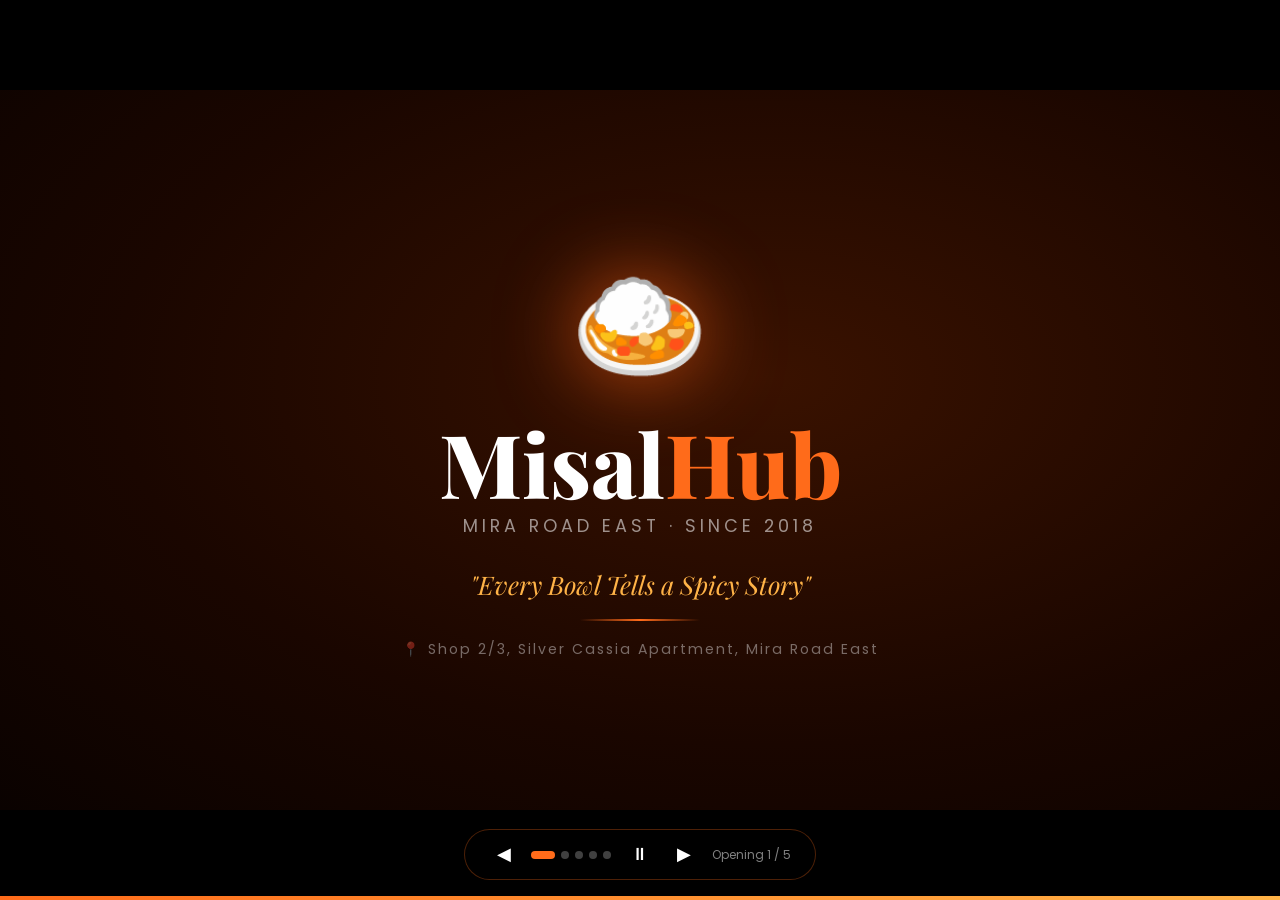
<file: promo.html>
<!DOCTYPE html>
<html lang="en">
<head>
<meta charset="UTF-8"/>
<meta name="viewport" content="width=device-width, initial-scale=1.0"/>
<title>Misal Hub — Promo Video</title>
<style>
  @import url('https://fonts.googleapis.com/css2?family=Playfair+Display:ital,wght@0,700;0,800;1,700&family=Poppins:wght@400;500;600;700;800&display=swap');

  *, *::before, *::after { margin:0; padding:0; box-sizing:border-box; }

  html, body {
    width: 100%; height: 100%;
    background: #000;
    font-family: 'Poppins', sans-serif;
    overflow: hidden;
  }

  /* ── STAGE ── */
  #stage {
    width: 1280px; height: 720px;
    position: relative;
    overflow: hidden;
    background: #000;
    /* center on any screen */
    transform-origin: top left;
  }

  /* ── SCENES ── */
  .scene {
    position: absolute;
    inset: 0;
    opacity: 0;
    pointer-events: none;
    transition: opacity 0.9s ease;
  }
  .scene.active { opacity: 1; pointer-events: auto; }

  /* ══════════════════════════════════════════
     SCENE 1 — TITLE / OPENING
  ══════════════════════════════════════════ */
  #s1 {
    background: radial-gradient(ellipse at 60% 40%, #3a1200 0%, #1a0600 60%, #0a0200 100%);
    display: flex; align-items: center; justify-content: center;
  }

  /* floating spice particles */
  .particle {
    position: absolute;
    border-radius: 50%;
    opacity: 0;
    animation: rise var(--d,6s) var(--delay,0s) ease-in infinite;
  }
  @keyframes rise {
    0%   { opacity:0; transform: translateY(0) scale(0.5); }
    20%  { opacity:0.7; }
    80%  { opacity:0.4; }
    100% { opacity:0; transform: translateY(-400px) scale(1.5) rotate(180deg); }
  }

  .s1-center { text-align: center; position: relative; z-index: 2; }

  .s1-logo-bowl {
    font-size: 7rem;
    display: block;
    animation: bowlPop 1s cubic-bezier(0.34,1.56,0.64,1) 0.3s both;
    filter: drop-shadow(0 0 40px rgba(255,100,20,0.7));
  }
  @keyframes bowlPop {
    from { opacity:0; transform: scale(0.2) rotate(-20deg); }
    to   { opacity:1; transform: scale(1) rotate(0deg); }
  }

  .s1-title {
    font-family: 'Playfair Display', serif;
    font-size: 5.5rem;
    font-weight: 800;
    color: #fff;
    line-height: 1;
    margin: 10px 0 6px;
    animation: fadeUp 0.9s ease 0.8s both;
  }
  .s1-title span { color: #FF6B1A; }

  .s1-sub {
    font-size: 1.1rem;
    color: rgba(255,255,255,0.55);
    letter-spacing: 4px;
    text-transform: uppercase;
    animation: fadeUp 0.9s ease 1.1s both;
  }

  .s1-tagline {
    margin-top: 28px;
    font-family: 'Playfair Display', serif;
    font-size: 1.6rem;
    font-style: italic;
    color: #FFB347;
    animation: fadeUp 0.9s ease 1.4s both;
  }

  .s1-divider {
    width: 120px; height: 2px;
    background: linear-gradient(90deg, transparent, #FF6B1A, transparent);
    margin: 18px auto;
    animation: expandW 1s ease 1.7s both;
  }
  @keyframes expandW {
    from { width: 0; opacity:0; }
    to   { width: 120px; opacity:1; }
  }

  .s1-location {
    font-size: 0.88rem;
    color: rgba(255,255,255,0.4);
    letter-spacing: 2px;
    animation: fadeUp 0.9s ease 2s both;
  }

  /* ══════════════════════════════════════════
     SCENE 2 — COOKING
  ══════════════════════════════════════════ */
  #s2 {
    background: linear-gradient(160deg, #1a0800 0%, #2d1200 50%, #1a0800 100%);
    display: flex; align-items: center;
    padding: 0 80px;
    gap: 60px;
  }

  .s2-left { flex: 1; }
  .s2-right { flex: 1.2; display:flex; align-items:center; justify-content:center; position:relative; }

  .s2-label {
    font-size: 0.75rem;
    letter-spacing: 3px;
    text-transform: uppercase;
    color: #FF6B1A;
    font-weight: 700;
    animation: fadeUp 0.7s ease 0.2s both;
  }
  .s2-title {
    font-family: 'Playfair Display', serif;
    font-size: 3.2rem;
    color: #fff;
    line-height: 1.2;
    margin: 10px 0 20px;
    animation: fadeUp 0.7s ease 0.4s both;
  }
  .s2-title em { color: #FF6B1A; font-style:italic; }

  .s2-step {
    display: flex; align-items: center; gap: 14px;
    margin-bottom: 14px;
    animation: fadeLeft 0.6s ease both;
    background: rgba(255,255,255,0.04);
    border: 1px solid rgba(255,107,26,0.15);
    border-radius: 12px;
    padding: 12px 18px;
  }
  .s2-step:nth-child(1) { animation-delay: 0.6s; }
  .s2-step:nth-child(2) { animation-delay: 0.8s; }
  .s2-step:nth-child(3) { animation-delay: 1.0s; }
  .s2-step:nth-child(4) { animation-delay: 1.2s; }

  @keyframes fadeLeft {
    from { opacity:0; transform: translateX(-30px); }
    to   { opacity:1; transform: translateX(0); }
  }

  .step-icon { font-size: 1.8rem; flex-shrink:0; }
  .step-text strong { display:block; color:#fff; font-size:0.9rem; }
  .step-text span { color:rgba(255,255,255,0.45); font-size:0.75rem; }

  /* kadai / pot */
  .kadai-wrap { position:relative; }
  .kadai {
    width: 300px; height: 280px;
    background: linear-gradient(160deg, #2a1a0a, #1a0a00);
    border-radius: 20px 20px 60px 60px;
    border: 3px solid #3d2010;
    position: relative;
    overflow: hidden;
    box-shadow: 0 20px 60px rgba(0,0,0,0.6), inset 0 2px 10px rgba(255,150,50,0.1);
  }
  .curry-surface {
    position: absolute;
    bottom: 0; left: 0; right: 0;
    height: 70%;
    background: linear-gradient(180deg, #c43a00 0%, #8b2200 100%);
    border-radius: 0 0 57px 57px;
    animation: curryBubble 2s ease-in-out infinite;
  }
  @keyframes curryBubble {
    0%,100% { height: 70%; }
    50% { height: 72%; }
  }

  .bubble {
    position: absolute;
    border-radius: 50%;
    background: rgba(255,200,100,0.6);
    animation: bubbleUp var(--bd, 2s) var(--bdelay,0s) ease-in-out infinite;
  }
  @keyframes bubbleUp {
    0%   { transform: translateY(0) scale(0.5); opacity:0.8; }
    100% { transform: translateY(-60px) scale(1.5); opacity:0; }
  }

  .spice-float {
    position: absolute;
    font-size: 1.4rem;
    animation: spiceDrop var(--sd,3s) var(--sdelay,0s) ease-in infinite;
    opacity: 0;
  }
  @keyframes spiceDrop {
    0%   { opacity:0; transform: translateY(-80px) rotate(0deg); }
    30%  { opacity:1; }
    70%  { opacity:1; transform: translateY(60px) rotate(180deg); }
    100% { opacity:0; transform: translateY(100px) rotate(360deg); }
  }

  /* steam lines */
  .steam {
    position: absolute;
    width: 4px;
    background: linear-gradient(180deg, transparent, rgba(255,255,255,0.15), transparent);
    border-radius: 4px;
    animation: steamRise var(--st,3s) var(--stdelay,0s) ease-in-out infinite;
    opacity: 0;
  }
  @keyframes steamRise {
    0%   { opacity:0; transform: translateY(0) scaleX(1); height:30px; }
    50%  { opacity:0.6; transform: translateY(-80px) scaleX(1.5); height:60px; }
    100% { opacity:0; transform: translateY(-160px) scaleX(0.5); height:20px; }
  }

  /* ══════════════════════════════════════════
     SCENE 3 — PLATING
  ══════════════════════════════════════════ */
  #s3 {
    background: linear-gradient(135deg, #2E170B, #3B1E0F);
    display: flex; align-items: center;
    padding: 0 80px;
    gap: 60px;
  }

  .s3-right { flex: 1; }
  .s3-left  { flex: 1; display:flex; align-items:center; justify-content:center; }

  .s3-label { font-size: 0.75rem; letter-spacing:3px; text-transform:uppercase; color:#E8520A; font-weight:700; animation: fadeUp 0.7s ease 0.2s both; }
  .s3-title {
    font-family: 'Playfair Display', serif;
    font-size: 3.2rem; color:#FF8A1F; line-height:1.2;
    margin: 10px 0 20px;
    animation: fadeUp 0.7s ease 0.4s both;
  }
  .s3-title em { color:#E8520A; font-style:italic; }

  .topping-row {
    display: flex; flex-wrap:wrap; gap:10px;
    animation: fadeUp 0.7s ease 0.6s both;
  }
  .topping-chip {
    background: #4B2913;
    border: 1px solid rgba(255,138,31,0.3);
    border-radius: 50px;
    padding: 7px 16px;
    font-size: 0.82rem;
    font-weight: 600;
    color: #FF8A1F;
    box-shadow: 0 4px 14px rgba(0,0,0,0.3);
  }

  /* bowl illustration */
  .bowl-scene { position:relative; }

  .plate-outer {
    width: 320px; height: 320px;
    background: radial-gradient(circle, #5E3519, #3B1E0F);
    border-radius: 50%;
    display: flex; align-items:center; justify-content:center;
    box-shadow: 0 20px 60px rgba(0,0,0,0.15), inset 0 4px 20px rgba(255,255,255,0.5);
    position: relative;
    animation: plateReveal 1s cubic-bezier(0.34,1.56,0.64,1) 0.3s both;
  }
  @keyframes plateReveal {
    from { opacity:0; transform: scale(0.4) rotate(-15deg); }
    to   { opacity:1; transform: scale(1) rotate(0deg); }
  }

  .bowl-inner {
    width: 220px; height: 220px;
    background: linear-gradient(160deg, #c43a00, #8b2200);
    border-radius: 50%;
    position: relative;
    overflow: hidden;
    box-shadow: inset 0 10px 30px rgba(0,0,0,0.3);
    display: flex; align-items:center; justify-content:center;
  }
  .curry-top {
    position: absolute; inset:0;
    background: linear-gradient(180deg, #d44500 0%, #8b2200 100%);
    border-radius: 50%;
  }
  .farsan-layer {
    position: absolute;
    bottom: 25%; left: 10%; right:10%;
    height: 30%;
    background: linear-gradient(180deg, #d4a017, #a67c00);
    border-radius: 50% 50% 30% 30%;
    opacity: 0;
    animation: farsanDrop 0.5s ease 1.2s both;
  }
  @keyframes farsanDrop {
    from { opacity:0; transform:translateY(-30px); }
    to   { opacity:1; transform:translateY(0); }
  }
  .bowl-emoji-top {
    position: absolute;
    font-size: 2.5rem;
    animation: fadeUp 0.5s ease 1.5s both;
  }

  /* lemon squeeze effect */
  .lemon-drop {
    position: absolute;
    font-size: 2.2rem;
    top: -10px; right: 20px;
    animation: lemonSqueeze 1.5s ease 1.8s both;
  }
  @keyframes lemonSqueeze {
    0%   { opacity:0; transform: translateY(-40px) rotate(-30deg); }
    50%  { opacity:1; transform: translateY(10px) rotate(10deg); }
    75%  { transform: translateY(0) rotate(-5deg) scale(1.2); }
    100% { opacity:1; transform: translateY(0) rotate(0deg) scale(1); }
  }

  /* pav beside bowl */
  .pav-pair {
    position: absolute;
    bottom: -10px; right: -40px;
    animation: pavSlide 0.8s ease 2.1s both;
  }
  @keyframes pavSlide {
    from { opacity:0; transform: translateX(40px); }
    to   { opacity:1; transform: translateX(0); }
  }
  .pav-item {
    width: 90px; height: 55px;
    background: linear-gradient(180deg, #f5d485, #e8b850);
    border-radius: 50% 50% 20px 20px;
    box-shadow: 0 6px 20px rgba(0,0,0,0.2);
    display: flex; align-items:center; justify-content:center;
    font-size: 1.5rem;
    margin-bottom: 6px;
  }

  /* drip drops (lemon juice) */
  .juice-drop {
    position: absolute;
    width: 6px; height: 10px;
    background: rgba(200,230,50,0.7);
    border-radius: 0 0 50% 50%;
    animation: juiceFall var(--jd,0.8s) var(--jdelay,2s) ease-in both;
    opacity: 0;
  }
  @keyframes juiceFall {
    0%   { opacity:1; transform: translateY(-20px); }
    100% { opacity:0; transform: translateY(40px); }
  }

  /* ══════════════════════════════════════════
     SCENE 4 — PEOPLE EATING
  ══════════════════════════════════════════ */
  #s4 {
    background: linear-gradient(145deg, #1a0800 0%, #2a1005 100%);
    display: flex; align-items: center; justify-content: center;
    flex-direction: column;
    padding: 60px 80px;
    gap: 0;
  }

  .s4-header { text-align:center; margin-bottom: 40px; }
  .s4-label { font-size:0.75rem; letter-spacing:3px; text-transform:uppercase; color:#FF6B1A; font-weight:700; animation: fadeUp 0.7s ease 0.2s both; }
  .s4-title { font-family:'Playfair Display',serif; font-size:2.8rem; color:#fff; animation: fadeUp 0.7s ease 0.4s both; }
  .s4-title em { color:#FFB347; font-style:italic; }

  .customers-row {
    display: flex; gap:28px; align-items: flex-end; justify-content: center;
  }

  .customer-card {
    background: rgba(255,255,255,0.05);
    border: 1px solid rgba(255,107,26,0.2);
    border-radius: 20px;
    padding: 28px 24px;
    text-align: center;
    animation: cardPop 0.7s cubic-bezier(0.34,1.56,0.64,1) both;
    position: relative;
    overflow: hidden;
  }
  .customer-card::before {
    content:'';
    position:absolute; top:0; left:0; right:0; height:3px;
    background: linear-gradient(90deg, #FF6B1A, #FFB347);
  }
  .customer-card:nth-child(1) { animation-delay:0.5s; width:220px; }
  .customer-card:nth-child(2) { animation-delay:0.7s; width:260px; transform-origin: bottom center; }
  .customer-card:nth-child(3) { animation-delay:0.9s; width:220px; }
  .customer-card:nth-child(4) { animation-delay:1.1s; width:220px; }

  @keyframes cardPop {
    from { opacity:0; transform: translateY(50px) scale(0.8); }
    to   { opacity:1; transform: translateY(0) scale(1); }
  }
  .customer-card.big { background: rgba(255,107,26,0.12); border-color: rgba(255,107,26,0.4); }

  .cust-avatar { font-size:3rem; margin-bottom:8px; animation: avatarBob 2s ease-in-out infinite; }
  .cust-avatar.delay1 { animation-delay: 0.3s; }
  .cust-avatar.delay2 { animation-delay: 0.6s; }
  .cust-avatar.delay3 { animation-delay: 0.9s; }
  @keyframes avatarBob {
    0%,100% { transform: translateY(0); }
    50% { transform: translateY(-6px); }
  }

  .cust-bowl { font-size:1.8rem; margin-bottom:6px; }
  .cust-name { color:#fff; font-weight:700; font-size:0.88rem; }
  .cust-loc { color:rgba(255,255,255,0.4); font-size:0.72rem; }
  .cust-stars { font-size:0.8rem; margin: 6px 0; }
  .cust-quote {
    font-size:0.75rem;
    color:rgba(255,255,255,0.55);
    font-style:italic;
    margin-top:8px;
    line-height:1.5;
  }

  /* spice-o-meter */
  .spice-meter {
    display: flex; gap:4px; justify-content:center; margin-top:8px;
  }
  .chilli { font-size:0.9rem; filter: grayscale(1); transition: filter 0.3s; }
  .chilli.hot { filter: none; animation: chilliPop 0.4s ease both; }
  @keyframes chilliPop { from{transform:scale(0);} to{transform:scale(1);} }

  /* ══════════════════════════════════════════
     SCENE 5 — BRAND ENDING
  ══════════════════════════════════════════ */
  #s5 {
    background: radial-gradient(ellipse at center, #2a0f00 0%, #0d0400 70%, #000 100%);
    display: flex; align-items:center; justify-content:center;
    flex-direction: column;
    text-align: center;
  }

  /* rings */
  .ring {
    position: absolute;
    border-radius: 50%;
    border: 1px solid rgba(255,107,26,0.12);
    animation: ringPulse var(--rd,4s) var(--rdelay,0s) ease-in-out infinite;
  }
  @keyframes ringPulse {
    0%,100% { transform: scale(1); opacity:0.4; }
    50% { transform: scale(1.06); opacity:0.1; }
  }

  .s5-bowl { font-size:8rem; animation: bowlPop 1s cubic-bezier(0.34,1.56,0.64,1) 0.2s both; filter: drop-shadow(0 0 50px rgba(255,107,26,0.5)); }

  .s5-name {
    font-family:'Playfair Display',serif;
    font-size:5rem; font-weight:800;
    color:#fff; letter-spacing:-1px;
    animation: fadeUp 0.8s ease 0.8s both;
  }
  .s5-name span { color:#FF6B1A; }

  .s5-tagline {
    font-family:'Playfair Display',serif;
    font-size:1.4rem; font-style:italic;
    color:#FFB347;
    animation: fadeUp 0.8s ease 1s both;
    margin: 6px 0 26px;
  }

  .s5-divider {
    width: 0; height: 1px;
    background: linear-gradient(90deg, transparent, #FF6B1A, transparent);
    animation: expandW 0.8s ease 1.3s both;
    margin: 0 auto 24px;
  }

  .s5-info {
    display: flex; gap:40px; justify-content:center;
    animation: fadeUp 0.8s ease 1.5s both;
  }
  .s5-info-item { text-align:center; }
  .s5-info-item .icon { font-size:1.5rem; margin-bottom:4px; }
  .s5-info-item strong { display:block; color:#fff; font-size:0.88rem; }
  .s5-info-item small { color:rgba(255,255,255,0.4); font-size:0.72rem; }

  .s5-social {
    display:flex; gap:16px; justify-content:center; margin-top:28px;
    animation: fadeUp 0.8s ease 1.8s both;
  }
  .s5-social a {
    background: rgba(255,255,255,0.07);
    border: 1px solid rgba(255,107,26,0.25);
    border-radius: 50px;
    padding: 8px 20px;
    color:rgba(255,255,255,0.7);
    font-size:0.8rem; font-weight:600;
    text-decoration:none;
  }

  /* ── PROGRESS BAR ── */
  #progressBar {
    position: fixed;
    bottom: 0; left: 0;
    height: 4px;
    background: linear-gradient(90deg, #FF6B1A, #FFB347);
    width: 0%;
    transition: width 0.1s linear;
    z-index: 100;
  }

  /* ── CONTROLS ── */
  #controls {
    position: fixed;
    bottom: 20px; left: 50%; transform: translateX(-50%);
    display: flex; gap:12px; align-items:center;
    background: rgba(0,0,0,0.7);
    backdrop-filter: blur(10px);
    border: 1px solid rgba(255,107,26,0.3);
    border-radius: 50px;
    padding: 10px 24px;
    z-index: 100;
  }
  #controls button {
    background: none; border:none; color:#fff; cursor:pointer;
    font-size:1.1rem; padding:4px 8px; border-radius:8px;
    transition: background 0.2s;
  }
  #controls button:hover { background: rgba(255,107,26,0.2); }
  #controls button.active { background: rgba(255,107,26,0.3); color:#FF6B1A; }

  .scene-dots {
    display:flex; gap:6px; align-items:center;
  }
  .sdot {
    width:8px; height:8px;
    border-radius:50%;
    background: rgba(255,255,255,0.25);
    cursor:pointer;
    transition: all 0.3s;
  }
  .sdot.active { width:24px; border-radius:4px; background:#FF6B1A; }

  #sceneLabel {
    font-size:0.75rem; color:rgba(255,255,255,0.5); min-width:80px; text-align:center;
  }

  /* ── GLOBAL ANIMS ── */
  @keyframes fadeUp {
    from { opacity:0; transform: translateY(24px); }
    to   { opacity:1; transform: translateY(0); }
  }

  /* ── SCALE STAGE TO FIT ── */
  #scaleWrap {
    width:100vw; height:100vh;
    display:flex; align-items:center; justify-content:center;
    overflow:hidden;
  }
</style>
</head>
<body>

<div id="scaleWrap">
<div id="stage">

  <!-- ══ SCENE 1 — TITLE ══ -->
  <div class="scene active" id="s1">
    <!-- particles -->
    <div class="particle" style="width:8px;height:8px;background:#FF6B1A;left:10%;top:80%;--d:7s;--delay:0s;"></div>
    <div class="particle" style="width:5px;height:5px;background:#FFB347;left:20%;top:85%;--d:5s;--delay:1s;"></div>
    <div class="particle" style="width:10px;height:10px;background:#c43a00;left:35%;top:90%;--d:8s;--delay:0.5s;"></div>
    <div class="particle" style="width:6px;height:6px;background:#FF6B1A;left:55%;top:88%;--d:6s;--delay:1.5s;"></div>
    <div class="particle" style="width:4px;height:4px;background:#FFB347;left:70%;top:83%;--d:7s;--delay:0.3s;"></div>
    <div class="particle" style="width:9px;height:9px;background:#c43a00;left:85%;top:90%;--d:5s;--delay:2s;"></div>
    <div class="particle" style="width:7px;height:7px;background:#FF6B1A;left:45%;top:85%;--d:9s;--delay:0.8s;"></div>
    <div class="particle" style="width:5px;height:5px;background:#FFB347;left:78%;top:92%;--d:6s;--delay:1.2s;"></div>

    <div class="s1-center">
      <span class="s1-logo-bowl">🍛</span>
      <div class="s1-title">Misal<span>Hub</span></div>
      <div class="s1-sub">Mira Road East · Since 2018</div>
      <div class="s1-tagline">"Every Bowl Tells a Spicy Story"</div>
      <div class="s1-divider"></div>
      <div class="s1-location">📍 Shop 2/3, Silver Cassia Apartment, Mira Road East</div>
    </div>
  </div>

  <!-- ══ SCENE 2 — COOKING ══ -->
  <div class="scene" id="s2">
    <div class="s2-left">
      <div class="s2-label">Behind the Magic</div>
      <div class="s2-title">Cooked Fresh,<br/><em>Every Morning</em></div>
      <div class="s2-step">
        <span class="step-icon">🫘</span>
        <div class="step-text">
          <strong>Overnight Sprouting</strong>
          <span>Fresh matki & mixed sprouts soaked nightly</span>
        </div>
      </div>
      <div class="s2-step">
        <span class="step-icon">🌶️</span>
        <div class="step-text">
          <strong>Secret Masala Blend</strong>
          <span>12 hand-ground spices, family recipe</span>
        </div>
      </div>
      <div class="s2-step">
        <span class="step-icon">🔥</span>
        <div class="step-text">
          <strong>Slow Cooked Gravy</strong>
          <span>Simmered on high flame for deep flavour</span>
        </div>
      </div>
      <div class="s2-step">
        <span class="step-icon">🧈</span>
        <div class="step-text">
          <strong>Buttery Fresh Pav</strong>
          <span>Toasted on iron tawa with real butter</span>
        </div>
      </div>
    </div>

    <div class="s2-right">
      <!-- steam above pot -->
      <div class="steam" style="left:110px;top:20px;height:50px;--st:3s;--stdelay:0s;"></div>
      <div class="steam" style="left:150px;top:10px;height:70px;--st:4s;--stdelay:0.5s;"></div>
      <div class="steam" style="left:190px;top:20px;height:45px;--st:3.5s;--stdelay:1s;"></div>

      <!-- spices falling in -->
      <div class="spice-float" style="left:120px;--sd:3.5s;--sdelay:0.3s;">🌶️</div>
      <div class="spice-float" style="left:180px;--sd:4s;--sdelay:1s;">🧅</div>
      <div class="spice-float" style="left:230px;--sd:3s;--sdelay:1.8s;">🍅</div>
      <div class="spice-float" style="left:160px;--sd:4.5s;--sdelay:2.5s;">🫛</div>

      <div class="kadai-wrap">
        <div class="kadai">
          <div class="curry-surface">
            <!-- bubbles -->
            <div class="bubble" style="width:12px;height:12px;left:30%;bottom:10%;--bd:1.8s;--bdelay:0s;"></div>
            <div class="bubble" style="width:8px;height:8px;left:55%;bottom:5%;--bd:2.2s;--bdelay:0.4s;"></div>
            <div class="bubble" style="width:14px;height:14px;left:70%;bottom:15%;--bd:1.6s;--bdelay:0.8s;"></div>
            <div class="bubble" style="width:6px;height:6px;left:20%;bottom:20%;--bd:2s;--bdelay:1.2s;"></div>
            <div class="bubble" style="width:10px;height:10px;left:45%;bottom:8%;--bd:2.4s;--bdelay:0.6s;"></div>
          </div>
        </div>
        <!-- ladle handle -->
        <div style="position:absolute;top:30px;right:-10px;width:6px;height:120px;background:linear-gradient(180deg,#888,#555);border-radius:3px;transform:rotate(-20deg);box-shadow:2px 2px 8px rgba(0,0,0,0.5);"></div>
      </div>
    </div>
  </div>

  <!-- ══ SCENE 3 — PLATING ══ -->
  <div class="scene" id="s3">
    <div class="s3-left">
      <div class="bowl-scene">
        <div class="plate-outer">
          <div class="bowl-inner">
            <div class="curry-top"></div>
            <div class="farsan-layer"></div>
            <div class="bowl-emoji-top">🌿</div>
          </div>
        </div>
        <div class="lemon-drop">🍋</div>
        <div class="pav-pair">
          <div class="pav-item">🍞</div>
          <div class="pav-item" style="width:80px;height:48px;margin-left:10px;"></div>
        </div>
        <!-- juice drops -->
        <div class="juice-drop" style="left:68%;top:30%;--jd:0.6s;--jdelay:2.2s;"></div>
        <div class="juice-drop" style="left:72%;top:28%;--jd:0.8s;--jdelay:2.4s;"></div>
        <div class="juice-drop" style="left:65%;top:32%;--jd:0.7s;--jdelay:2.6s;"></div>
      </div>
    </div>

    <div class="s3-right">
      <div class="s3-label">The Perfect Bowl</div>
      <div class="s3-title">Plated with<br/><em>Precision & Love</em></div>
      <div class="topping-row">
        <div class="topping-chip">🫘 Sprouted Matki</div>
        <div class="topping-chip">✨ Crunchy Farsan</div>
        <div class="topping-chip">🧅 Fresh Onions</div>
        <div class="topping-chip">🍋 Lemon Squeeze</div>
        <div class="topping-chip">🌿 Coriander</div>
        <div class="topping-chip">🟢 Green Chutney</div>
        <div class="topping-chip">🧈 Buttered Pav</div>
        <div class="topping-chip">🌶️ Extra Spice</div>
      </div>

      <div style="margin-top:30px;padding:20px 24px;background:rgba(232,82,10,0.06);border:1px solid rgba(232,82,10,0.2);border-radius:16px;animation:fadeUp 0.7s ease 1s both;">
        <div style="font-size:0.72rem;letter-spacing:2px;text-transform:uppercase;color:#E8520A;font-weight:700;margin-bottom:6px;">Available In</div>
        <div style="display:flex;gap:12px;flex-wrap:wrap;">
          <span style="background:#fff4f0;color:#c43a00;border:1px solid #ffc8b0;padding:6px 16px;border-radius:50px;font-size:0.82rem;font-weight:600;">😊 Mild</span>
          <span style="background:#ffe8d6;color:#c43a00;border:1px solid #ffaa70;padding:6px 16px;border-radius:50px;font-size:0.82rem;font-weight:600;">🌶️ Medium</span>
          <span style="background:#ffd0b0;color:#8b0000;border:1px solid #ff6b1a;padding:6px 16px;border-radius:50px;font-size:0.82rem;font-weight:600;">🔥 Spicy</span>
          <span style="background:#1a0000;color:#ff4400;border:1px solid #ff2200;padding:6px 16px;border-radius:50px;font-size:0.82rem;font-weight:600;">💀 Extra Hot</span>
        </div>
      </div>
    </div>
  </div>

  <!-- ══ SCENE 4 — PEOPLE ══ -->
  <div class="scene" id="s4">
    <div class="s4-header">
      <div class="s4-label">Our Happy Customers</div>
      <div class="s4-title">Loved <em>Every Day</em></div>
    </div>

    <div class="customers-row">
      <div class="customer-card">
        <div class="cust-avatar">😄</div>
        <div class="cust-bowl">🍛</div>
        <div class="cust-name">Rahul Sharma</div>
        <div class="cust-loc">📍 Mira Road East</div>
        <div class="cust-stars">⭐⭐⭐⭐⭐</div>
        <div class="spice-meter">
          <span class="chilli hot" style="animation-delay:1.5s">🌶️</span>
          <span class="chilli hot" style="animation-delay:1.7s">🌶️</span>
          <span class="chilli hot" style="animation-delay:1.9s">🌶️</span>
        </div>
        <div class="cust-quote">"Best Misal in Mira Road, no contest!"</div>
      </div>

      <div class="customer-card big">
        <div class="cust-avatar delay1">🤩</div>
        <div class="cust-bowl">🍛</div>
        <div class="cust-name" style="font-size:1rem;">Priya Patil</div>
        <div class="cust-loc">📍 Pleasant Park Road</div>
        <div class="cust-stars" style="font-size:1rem;">⭐⭐⭐⭐⭐</div>
        <div class="spice-meter">
          <span class="chilli hot" style="animation-delay:1.6s">🌶️</span>
          <span class="chilli hot" style="animation-delay:1.8s">🌶️</span>
          <span class="chilli" style="animation-delay:2s">🌶️</span>
        </div>
        <div class="cust-quote" style="font-size:0.82rem;">"Reminds me of authentic Pune Misal. Weekend tradition now!"</div>
      </div>

      <div class="customer-card">
        <div class="cust-avatar delay2">😋</div>
        <div class="cust-bowl">🍛</div>
        <div class="cust-name">Amit Joshi</div>
        <div class="cust-loc">📍 Kashimira</div>
        <div class="cust-stars">⭐⭐⭐⭐⭐</div>
        <div class="spice-meter">
          <span class="chilli hot" style="animation-delay:1.7s">🌶️</span>
          <span class="chilli hot" style="animation-delay:1.9s">🌶️</span>
          <span class="chilli hot" style="animation-delay:2.1s">🌶️</span>
        </div>
        <div class="cust-quote">"Pav Bhaji is 🔥. Great value!"</div>
      </div>

      <div class="customer-card">
        <div class="cust-avatar delay3">😍</div>
        <div class="cust-bowl">☕</div>
        <div class="cust-name">Sneha Kulkarni</div>
        <div class="cust-loc">📍 Bhayander West</div>
        <div class="cust-stars">⭐⭐⭐⭐⭐</div>
        <div class="spice-meter">
          <span class="chilli hot" style="animation-delay:1.8s">🌶️</span>
          <span class="chilli" style="animation-delay:2s">🌶️</span>
          <span class="chilli" style="animation-delay:2.2s">🌶️</span>
        </div>
        <div class="cust-quote">"Cutting chai + Misal = perfect combo!"</div>
      </div>
    </div>

    <!-- live ticker -->
    <div style="margin-top:36px;display:flex;gap:24px;animation:fadeUp 0.7s ease 1.6s both;">
      <div style="background:rgba(255,107,26,0.1);border:1px solid rgba(255,107,26,0.25);border-radius:12px;padding:12px 24px;text-align:center;">
        <div style="font-size:1.6rem;font-weight:800;color:#FF6B1A;font-family:'Playfair Display',serif;">2018</div>
        <div style="font-size:0.72rem;color:rgba(255,255,255,0.4);">Since</div>
      </div>
      <div style="background:rgba(255,107,26,0.1);border:1px solid rgba(255,107,26,0.25);border-radius:12px;padding:12px 24px;text-align:center;">
        <div style="font-size:1.6rem;font-weight:800;color:#FF6B1A;font-family:'Playfair Display',serif;">4.4⭐</div>
        <div style="font-size:0.72rem;color:rgba(255,255,255,0.4);">Rating</div>
      </div>
      <div style="background:rgba(255,107,26,0.1);border:1px solid rgba(255,107,26,0.25);border-radius:12px;padding:12px 24px;text-align:center;">
        <div style="font-size:1.6rem;font-weight:800;color:#FF6B1A;font-family:'Playfair Display',serif;">8AM–8PM</div>
        <div style="font-size:0.72rem;color:rgba(255,255,255,0.4);">Working Hours</div>
      </div>
      <div style="background:rgba(255,107,26,0.1);border:1px solid rgba(255,107,26,0.25);border-radius:12px;padding:12px 24px;text-align:center;">
        <div style="font-size:1.6rem;font-weight:800;color:#FF6B1A;font-family:'Playfair Display',serif;">10+</div>
        <div style="font-size:0.72rem;color:rgba(255,255,255,0.4);">Years Serving</div>
      </div>
    </div>
  </div>

  <!-- ══ SCENE 5 — ENDING ══ -->
  <div class="scene" id="s5">
    <!-- rings -->
    <div class="ring" style="width:200px;height:200px;top:50%;left:50%;transform:translate(-50%,-50%);--rd:4s;--rdelay:0s;"></div>
    <div class="ring" style="width:350px;height:350px;top:50%;left:50%;transform:translate(-50%,-50%);--rd:5s;--rdelay:0.5s;"></div>
    <div class="ring" style="width:520px;height:520px;top:50%;left:50%;transform:translate(-50%,-50%);--rd:6s;--rdelay:1s;"></div>
    <div class="ring" style="width:700px;height:700px;top:50%;left:50%;transform:translate(-50%,-50%);--rd:7s;--rdelay:1.5s;"></div>

    <div class="s5-bowl">🍛</div>
    <div class="s5-name">Misal<span>Hub</span></div>
    <div class="s5-tagline">"Taste of Maharashtra"</div>
    <div class="s5-divider"></div>

    <div class="s5-info">
      <div class="s5-info-item">
        <div class="icon">📍</div>
        <strong>Shop 2/3, Silver Cassia Apt.</strong>
        <small>Pleasant Park Rd, Mira Road East</small>
      </div>
      <div class="s5-info-item">
        <div class="icon">⏰</div>
        <strong>8:00 AM – 8:00 PM</strong>
        <small>Open All Days</small>
      </div>
      <div class="s5-info-item">
        <div class="icon">📞</div>
        <strong>+91 90041 67448</strong>
        <small>Call or WhatsApp</small>
      </div>
    </div>

    <div class="s5-social">
      <a href="#">📸 Instagram</a>
      <a href="#">👍 Facebook</a>
      <a href="#">💬 WhatsApp</a>
    </div>
  </div>

</div><!-- /stage -->
</div><!-- /scaleWrap -->

<!-- progress -->
<div id="progressBar"></div>

<!-- controls -->
<div id="controls">
  <button id="prevBtn" title="Previous">◀</button>
  <div class="scene-dots">
    <div class="sdot active" data-scene="0"></div>
    <div class="sdot" data-scene="1"></div>
    <div class="sdot" data-scene="2"></div>
    <div class="sdot" data-scene="3"></div>
    <div class="sdot" data-scene="4"></div>
  </div>
  <button id="playBtn" title="Play/Pause">⏸</button>
  <button id="nextBtn" title="Next">▶</button>
  <span id="sceneLabel">Scene 1 / 5</span>
</div>

<script>
// ── SCALE STAGE TO FIT SCREEN ──
function scaleStage() {
  const stage = document.getElementById('stage');
  const wrap  = document.getElementById('scaleWrap');
  const scaleX = wrap.clientWidth  / 1280;
  const scaleY = wrap.clientHeight / 720;
  const scale  = Math.min(scaleX, scaleY);
  stage.style.transform = `scale(${scale})`;
  stage.style.transformOrigin = 'center center';
}
scaleStage();
window.addEventListener('resize', scaleStage);

// ── SCENE ENGINE ──
const scenes   = Array.from(document.querySelectorAll('.scene'));
const dots     = Array.from(document.querySelectorAll('.sdot'));
const label    = document.getElementById('sceneLabel');
const bar      = document.getElementById('progressBar');
const playBtn  = document.getElementById('playBtn');
const DURATIONS = [7000, 9000, 8000, 9000, 7000]; // ms per scene
const NAMES     = ['Opening', 'Cooking', 'Plating', 'Customers', 'Ending'];

let current = 0;
let playing = true;
let timer   = null;
let progTimer = null;
let progStart = null;

function goTo(idx, resetProg = true) {
  scenes[current].classList.remove('active');
  dots[current].classList.remove('active');
  current = (idx + scenes.length) % scenes.length;
  scenes[current].classList.add('active');
  dots[current].classList.add('active');
  label.textContent = `${NAMES[current]}  ${current+1} / ${scenes.length}`;

  // re-trigger animations inside new scene by cloning
  const s = scenes[current];
  s.querySelectorAll('[style*="animation"]').forEach(el => {
    el.style.animation = 'none';
    void el.offsetHeight;
    el.style.animation = '';
  });

  if (resetProg) startProgress();
}

function startProgress() {
  clearInterval(progTimer);
  bar.style.transition = 'none';
  bar.style.width = '0%';
  void bar.offsetHeight;
  const dur = DURATIONS[current];
  bar.style.transition = `width ${dur}ms linear`;
  bar.style.width = '100%';

  clearTimeout(timer);
  if (playing) {
    timer = setTimeout(() => goTo(current + 1), dur);
  }
}

function togglePlay() {
  playing = !playing;
  playBtn.textContent = playing ? '⏸' : '▶';
  if (playing) {
    startProgress();
  } else {
    clearTimeout(timer);
    bar.style.transition = 'none';
    // freeze progress
    const computed = getComputedStyle(bar).width;
    bar.style.width = computed;
  }
}

document.getElementById('playBtn').addEventListener('click', togglePlay);
document.getElementById('nextBtn').addEventListener('click', () => { playing && clearTimeout(timer); goTo(current + 1); });
document.getElementById('prevBtn').addEventListener('click', () => { playing && clearTimeout(timer); goTo(current - 1); });

dots.forEach(d => {
  d.addEventListener('click', () => {
    clearTimeout(timer);
    goTo(parseInt(d.dataset.scene));
  });
});

// ── CHILLI ANIMATION RESET ON SCENE 4 ──
function resetChilliAnims() {
  document.querySelectorAll('.chilli.hot').forEach((c, i) => {
    c.style.animation = 'none';
    void c.offsetHeight;
    c.style.animation = `chilliPop 0.4s ease ${1.5 + i*0.2}s both`;
  });
}

// Observe scene 4
const sc4 = document.getElementById('s4');
const sc4obs = new MutationObserver(() => {
  if (sc4.classList.contains('active')) resetChilliAnims();
});
sc4obs.observe(sc4, { attributes: true, attributeFilter: ['class'] });

// start
goTo(0);
</script>
</body>
</html>
</file>
<file: style.css>
/* ============================================
   MISAL HUB — STYLESHEET v3
   Golden theme inspired by baithack.com
   ============================================ */

@import url('https://fonts.googleapis.com/css2?family=Playfair+Display:ital,wght@0,700;0,800;1,700&family=Poppins:wght@300;400;500;600;700;800&display=swap');

:root {
  --gold:       #C8960A;
  --gold-dark:  #A67800;
  --gold-light: #E8B020;
  --gold-bg:    #B8860B;
  --gold-deep:  #8B6400;
  --red:        #C8291A;
  --green:      #2D7A2D;
  --amber:      #D4820A;
  --dark:       #1A0A00;
  --text:       #2C1A00;
  --text-lt:    #6B4A20;
  --cream:      #FFF9F0;
  --cream-2:    #FFF3DE;
  --white:      #FFFFFF;
  --border:     rgba(200,150,10,0.2);
  --shadow:     0 10px 40px rgba(0,0,0,0.1);
  --shadow-lg:  0 20px 60px rgba(0,0,0,0.15);
  --r:          16px;
  --r-sm:       10px;
  --t:          0.28s cubic-bezier(0.4,0,0.2,1);
}

*, *::before, *::after { margin:0; padding:0; box-sizing:border-box; }
html { scroll-behavior: smooth; }
body { font-family:'Poppins',sans-serif; background:#fff; color:var(--text); line-height:1.7; overflow-x:hidden; }
::-webkit-scrollbar { width:5px; }
::-webkit-scrollbar-track { background:var(--cream); }
::-webkit-scrollbar-thumb { background:var(--gold); border-radius:3px; }

.container { max-width:1180px; margin:0 auto; padding:0 24px; }
.gold { color:var(--gold); }
.white { color:#fff; }
.gold-text {
  background: linear-gradient(120deg, #FFD700, #E8B020);
  -webkit-background-clip: text; -webkit-text-fill-color: transparent; background-clip: text;
}

.section-title {
  font-family:'Playfair Display',serif;
  font-size: clamp(1.9rem,3.5vw,2.8rem);
  font-weight:800; line-height:1.22; color:var(--dark);
}
.section-title.white { color:#fff; }
.section-hd { text-align:center; margin-bottom:52px; }
.section-hd p { color:var(--text-lt); margin-top:10px; font-size:0.95rem; }

.pill-tag {
  display:inline-flex; align-items:center;
  background:rgba(200,150,10,0.1); border:1px solid rgba(200,150,10,0.3);
  color:var(--gold); padding:5px 16px; border-radius:50px;
  font-size:0.73rem; font-weight:700; letter-spacing:1.2px;
  text-transform:uppercase; margin-bottom:14px;
}
.pill-tag.light { background:rgba(255,255,255,0.15); border-color:rgba(255,255,255,0.3); color:#fff; }

/* BUTTONS */
.btn {
  display:inline-flex; align-items:center; gap:8px;
  padding:12px 28px; border-radius:50px;
  font-family:'Poppins',sans-serif; font-size:0.88rem; font-weight:700;
  text-decoration:none; cursor:pointer; border:none;
  transition:all var(--t); white-space:nowrap;
}
.btn-gold { background:var(--gold); color:#fff; box-shadow:0 6px 22px rgba(200,150,10,0.4); }
.btn-gold:hover { background:var(--gold-light); transform:translateY(-2px); box-shadow:0 10px 28px rgba(200,150,10,0.5); }
.btn-outline-w { background:transparent; color:#fff; border:2px solid rgba(255,255,255,0.7); }
.btn-outline-w:hover { background:rgba(255,255,255,0.15); transform:translateY(-2px); }
.btn-outline-gold { background:transparent; color:#fff; border:2px solid #fff; padding:11px 32px; }
.btn-outline-gold:hover { background:#fff; color:var(--gold-dark); }
.btn-sm { padding:8px 20px; font-size:0.82rem; }
.btn-franchise {
  background:var(--gold); color:#fff; padding:9px 22px; border-radius:6px;
  font-size:0.82rem; font-weight:700; text-decoration:none;
  box-shadow:0 4px 16px rgba(200,150,10,0.4);
  transition:all var(--t);
}
.btn-franchise:hover { background:var(--gold-light); transform:translateY(-2px); }
.full-w { width:100%; justify-content:center; }

/* ===== TOPBAR ===== */
.topbar {
  background:var(--dark);
  padding:7px 0;
  font-size:0.75rem;
  color:rgba(255,255,255,0.65);
}
.topbar-inner {
  max-width:1180px; margin:0 auto; padding:0 24px;
  display:flex; justify-content:space-between; align-items:center;
  flex-wrap:wrap; gap:8px;
}
.open-live { color:#4ade80; font-weight:600; }

/* ===== NAVBAR ===== */
.navbar {
  position:sticky; top:0; z-index:1000;
  background:var(--gold-bg);
  box-shadow:0 3px 20px rgba(0,0,0,0.2);
  transition:all var(--t);
}
.navbar.scrolled { background:rgba(184,134,11,0.97); backdrop-filter:blur(12px); }

.nav-inner {
  max-width:1180px; margin:0 auto; padding:0 24px;
  display:grid; grid-template-columns:1fr auto 1fr;
  align-items:center; height:72px;
  gap:16px;
}
.nav-links { display:flex; list-style:none; align-items:center; gap:4px; }
.nav-left  { justify-content:flex-end; }
.nav-right { justify-content:flex-start; gap:6px; }
.nav-links a {
  text-decoration:none; color:rgba(255,255,255,0.88);
  font-size:0.86rem; font-weight:500; padding:7px 13px;
  border-radius:6px; transition:all var(--t);
}
.nav-links a:hover, .nav-links a.active {
  color:#fff; background:rgba(255,255,255,0.15);
}

.nav-logo {
  display:flex; align-items:center; justify-content:center;
  text-decoration:none;
}
.nav-logo img {
  height:56px; width:56px;
  border-radius:50%;
  object-fit:cover;
  border:2px solid rgba(255,255,255,0.4);
  box-shadow:0 4px 16px rgba(0,0,0,0.3);
  transition:all var(--t);
}
.nav-logo img:hover { transform:scale(1.05); border-color:rgba(255,255,255,0.8); }

.hamburger {
  display:none; flex-direction:column; gap:5px;
  background:none; border:none; cursor:pointer; padding:4px;
}
.hamburger span {
  display:block; width:22px; height:2px;
  background:#fff; border-radius:2px; transition:all var(--t);
}

/* mobile drawer */
.mobile-drawer {
  display:none; flex-direction:column; gap:0;
  background:var(--gold-dark); padding-bottom:12px;
}
.mobile-drawer a {
  text-decoration:none; color:rgba(255,255,255,0.88);
  font-size:0.9rem; font-weight:500;
  padding:13px 24px; border-bottom:1px solid rgba(255,255,255,0.08);
  transition:all var(--t);
}
.mobile-drawer a:hover { background:rgba(255,255,255,0.1); color:#fff; }
.mobile-drawer .drawer-cta {
  margin:12px 24px 0; background:var(--gold-light);
  border-radius:8px; text-align:center; border:none;
}
.mobile-drawer.open { display:flex; }

/* ===== HERO ===== */
.hero {
  background:linear-gradient(145deg, var(--gold-bg) 0%, var(--gold-dark) 60%, #6B4800 100%);
  padding:70px 0 0; position:relative; overflow:hidden;
}
.hero-bg-pattern {
  position:absolute; inset:0;
  background-image: radial-gradient(circle at 20% 50%, rgba(255,220,100,0.08) 0%, transparent 50%),
                    radial-gradient(circle at 80% 30%, rgba(255,200,50,0.06) 0%, transparent 40%);
  pointer-events:none;
}
.hero-grid {
  display:grid; grid-template-columns:1fr 1fr;
  gap:48px; align-items:center;
  padding-bottom:80px;
}

/* hero media / animated card */
.hero-media { display:flex; justify-content:center; align-items:center; }
.hero-video-card {
  position:relative; width:380px; height:300px;
}
.hvc-inner {
  width:100%; height:100%;
  background:rgba(0,0,0,0.35);
  border-radius:var(--r);
  border:1px solid rgba(255,220,100,0.2);
  overflow:hidden;
  position:relative;
  box-shadow:0 30px 80px rgba(0,0,0,0.4);
  backdrop-filter:blur(4px);
}

/* food scene inside card */
.food-scene {
  position:absolute; inset:0;
  display:flex; align-items:center; justify-content:center;
  gap:20px;
}
.fs-plate {
  width:150px; height:150px;
  background:linear-gradient(180deg, #c43a00, #8b2200);
  border-radius:50%;
  display:flex; align-items:center; justify-content:center;
  position:relative;
  box-shadow:0 10px 30px rgba(0,0,0,0.4);
  animation:platePulse 3s ease-in-out infinite;
}
@keyframes platePulse { 0%,100%{transform:scale(1);} 50%{transform:scale(1.03);} }
.fs-curry {
  position:absolute; inset:10px; background:linear-gradient(160deg,#d44500,#8b2200);
  border-radius:50%; opacity:0.7;
}
.fs-farsan {
  position:absolute; bottom:20px; left:15px; right:15px; height:30px;
  background:linear-gradient(90deg,#c8960a,#8b6400);
  border-radius:30px; opacity:0.85;
}
.fs-garnish {
  position:relative; z-index:2; font-size:2.5rem;
  animation:garnishBob 2s ease-in-out infinite;
}
@keyframes garnishBob { 0%,100%{transform:translateY(0);} 50%{transform:translateY(-6px);} }

.fs-pav {
  font-size:2.8rem;
  animation:pavBob 2.5s ease-in-out infinite;
  filter:drop-shadow(0 4px 8px rgba(0,0,0,0.3));
}
@keyframes pavBob { 0%,100%{transform:translateY(0) rotate(-5deg);} 50%{transform:translateY(-8px) rotate(5deg);} }

.fs-chai {
  position:absolute; top:20px; right:24px; font-size:2rem;
  animation:chaiBob 3s ease-in-out infinite reverse;
}
@keyframes chaiBob { 0%,100%{transform:translateY(0);} 50%{transform:translateY(-10px);} }

/* steam */
.steam {
  position:absolute; top:30px; width:4px;
  background:linear-gradient(180deg,transparent,rgba(255,255,255,0.2),transparent);
  border-radius:4px; animation:steamUp 3s ease-in-out infinite; opacity:0;
}
.s1 { left:38%; --d:3s; --del:0s; height:50px; }
.s2 { left:48%; --d:3.5s; --del:0.5s; height:65px; }
.s3 { left:58%; --d:4s; --del:1s; height:40px; }
@keyframes steamUp {
  0%   { opacity:0; transform:translateY(0) scaleX(1); }
  40%  { opacity:0.6; }
  100% { opacity:0; transform:translateY(-80px) scaleX(2); }
}

/* spice particles */
.spice-p {
  position:absolute; font-size:1.2rem;
  animation:spiceFloat var(--sd,4s) var(--sdel,0s) ease-in-out infinite;
}
.p1 { top:20%; left:10%; --sd:4s; --sdel:0s; }
.p2 { top:30%; right:10%; --sd:3s; --sdel:1s; }
.p3 { bottom:25%; left:15%; --sd:5s; --sdel:0.5s; }
@keyframes spiceFloat {
  0%,100%{transform:translateY(0) rotate(0deg);opacity:0.6;}
  50%{transform:translateY(-20px) rotate(20deg);opacity:1;}
}

.hvc-label {
  position:absolute; bottom:0; left:0; right:0;
  background:linear-gradient(0deg,rgba(0,0,0,0.7),transparent);
  padding:28px 16px 14px;
  font-size:0.82rem; color:rgba(255,255,255,0.8); font-weight:500;
  display:flex; align-items:center; gap:8px;
}
.hvc-badge {
  background:#e53e3e; color:#fff; font-size:0.65rem; font-weight:700;
  padding:2px 8px; border-radius:4px; letter-spacing:1px;
  animation:blink 1.5s ease-in-out infinite;
}
@keyframes blink { 0%,100%{opacity:1;} 50%{opacity:0.4;} }

/* floating chips around card */
.float-chip {
  position:absolute; background:#fff;
  border-radius:50px; padding:7px 16px;
  font-size:0.78rem; font-weight:700; color:var(--dark);
  box-shadow:0 6px 20px rgba(0,0,0,0.2);
  white-space:nowrap;
}
.fc1 { top:-16px; left:-10px; animation:chipFloat 4s ease-in-out infinite; }
.fc2 { top:40%; right:-20px; animation:chipFloat 5s ease-in-out infinite reverse; }
.fc3 { bottom:-16px; left:20%; animation:chipFloat 3.5s ease-in-out infinite; }
@keyframes chipFloat { 0%,100%{transform:translateY(0);} 50%{transform:translateY(-8px);} }

/* hero text */
.hero-text { color:#fff; }
.hero-eyebrow {
  display:inline-flex; align-items:center; gap:8px;
  background:rgba(255,255,255,0.12); border:1px solid rgba(255,255,255,0.25);
  color:rgba(255,255,255,0.85); padding:6px 16px; border-radius:50px;
  font-size:0.78rem; font-weight:600; letter-spacing:1px;
  text-transform:uppercase; margin-bottom:18px;
  animation:fadeUp 0.8s ease 0.1s both;
}
.hero-h1 {
  font-family:'Playfair Display',serif;
  font-size:clamp(2.3rem,4.5vw,3.6rem);
  font-weight:800; line-height:1.18; color:#fff;
  margin-bottom:18px;
  animation:fadeUp 0.8s ease 0.2s both;
}
.hero-h1 em { font-style:italic; color:#FFD700; -webkit-text-fill-color:#FFD700; }
.hero-desc {
  color:rgba(255,255,255,0.72); font-size:0.95rem; max-width:440px;
  margin-bottom:28px; animation:fadeUp 0.8s ease 0.3s both;
}
.hero-btns { display:flex; gap:14px; flex-wrap:wrap; margin-bottom:28px; animation:fadeUp 0.8s ease 0.4s both; }
.hero-pills { display:flex; flex-wrap:wrap; gap:8px; animation:fadeUp 0.8s ease 0.5s both; }
.hero-pills span {
  background:rgba(255,255,255,0.1); border:1px solid rgba(255,255,255,0.2);
  color:rgba(255,255,255,0.85); padding:5px 14px; border-radius:50px;
  font-size:0.78rem; font-weight:500;
}

.hero-wave { margin-top:0; line-height:0; }
.hero-wave svg { display:block; width:100%; height:70px; }

@keyframes fadeUp { from{opacity:0;transform:translateY(24px);} to{opacity:1;transform:translateY(0);} }

/* ===== MARQUEE ===== */
.marquee-bar { background:var(--dark); overflow:hidden; padding:12px 0; }
.marquee-track {
  display:flex; gap:32px; width:max-content;
  animation:marquee 22s linear infinite;
}
.marquee-track span { color:rgba(255,255,255,0.75); font-size:0.83rem; font-weight:500; white-space:nowrap; }
.marquee-track .dot { color:var(--gold); opacity:0.7; }
@keyframes marquee { from{transform:translateX(0);} to{transform:translateX(-50%);} }

/* ===== SPECIAL SECTION ===== */
.special { padding:90px 0; background:#fff; }

.special-grid {
  display:grid; grid-template-columns:repeat(4,1fr);
  gap:20px; margin-bottom:40px;
}
.special-card {
  background:#fff; border-radius:var(--r);
  border:1px solid rgba(0,0,0,0.07);
  overflow:hidden;
  box-shadow:var(--shadow);
  transition:all var(--t);
  display:flex; flex-direction:column;
}
.special-card:hover { transform:translateY(-8px); box-shadow:var(--shadow-lg); }
.featured-card { border-color:rgba(200,150,10,0.3); }

.sc-img-wrap { position:relative; }
.sc-img {
  height:220px; position:relative; overflow:hidden;
  display:flex; align-items:center; justify-content:center;
}
.sc-img-1 { background:linear-gradient(135deg,#1a0800,#3a1500); }
.sc-img-2 { background:linear-gradient(135deg,#0a1a08,#1a3a10); }
.sc-img-3 { background:linear-gradient(135deg,#1a0f00,#3a2200); }

/* food visual inside card */
.sc-food-visual {
  display:flex; flex-direction:column; align-items:center;
  animation:platePulse 3s ease-in-out infinite;
}
.sv-bowl { font-size:5rem; filter:drop-shadow(0 8px 16px rgba(0,0,0,0.4)); }
.sv-extras { display:flex; gap:8px; margin-top:6px; font-size:1.2rem; }

/* diagonal banner */
.sc-banner {
  position:absolute; bottom:0; left:0;
  width:0; height:0; display:flex; flex-direction:column;
  justify-content:flex-end; padding:16px 18px;
  clip-path:polygon(0 0, 55% 100%, 0 100%);
  width:160px; height:160px;
}
.sc-banner.red   { background:linear-gradient(135deg,#c8291a,#8b1a0f); }
.sc-banner.green { background:linear-gradient(135deg,#2d7a2d,#1a4a1a); }
.sc-banner.amber { background:linear-gradient(135deg,#d4820a,#8b5500); }
.sc-adj { font-size:1.3rem; font-weight:800; color:#fff; font-style:italic; line-height:1; }
.sc-noun { font-size:0.7rem; color:rgba(255,255,255,0.8); font-weight:600; letter-spacing:1px; text-transform:uppercase; }

/* mascot emoji floating on card */
.sc-mascot {
  position:absolute; top:12px; right:16px; font-size:2rem;
  animation:chipFloat 3s ease-in-out infinite;
  filter:drop-shadow(0 4px 8px rgba(0,0,0,0.3));
}

.sc-info { padding:18px 18px 8px; flex:1; }
.sc-info h3 { font-family:'Playfair Display',serif; font-size:1.05rem; color:var(--dark); margin-bottom:5px; }
.sc-info p { color:var(--text-lt); font-size:0.8rem; line-height:1.6; margin-bottom:8px; }
.sc-badge { display:inline-block; background:var(--gold); color:#fff; font-size:0.65rem; font-weight:700; padding:3px 10px; border-radius:50px; letter-spacing:0.5px; text-transform:uppercase; }

.sc-btn {
  margin:0 18px 18px;
  display:flex; align-items:center; justify-content:center; gap:6px;
  padding:11px 18px; border-radius:50px;
  background:var(--gold); color:#fff;
  font-size:0.82rem; font-weight:700; text-decoration:none;
  transition:all var(--t);
}
.sc-btn:hover { background:var(--gold-light); transform:translateY(-2px); }

.menu-cta-row { text-align:center; margin-top:16px; }
.btn-outline-dark {
  background:transparent; color:var(--dark); border:2px solid var(--dark);
  padding:12px 32px; border-radius:50px; font-weight:700; font-size:0.88rem;
  text-decoration:none; display:inline-flex; align-items:center; gap:8px; transition:all var(--t);
}
.btn-outline-dark:hover { background:var(--dark); color:#fff; transform:translateY(-2px); }

/* ===== ABOUT ===== */
.about { padding:90px 0; background:var(--cream); }
.about-grid { display:grid; grid-template-columns:1fr 1.1fr; gap:72px; align-items:center; }

/* circular plate visual */
.about-visual { position:relative; display:flex; align-items:center; justify-content:center; height:420px; }
.about-ring-outer {
  width:320px; height:320px; border-radius:50%;
  border:3px solid var(--gold);
  display:flex; align-items:center; justify-content:center;
  animation:ringRotate 20s linear infinite;
  position:relative;
}
@keyframes ringRotate { from{transform:rotate(0deg);} to{transform:rotate(360deg);} }
.about-ring-mid {
  width:280px; height:280px; border-radius:50%;
  border:2px solid rgba(200,150,10,0.3);
  display:flex; align-items:center; justify-content:center;
  animation:ringRotate 15s linear infinite reverse;
}
.about-plate {
  width:220px; height:220px; border-radius:50%;
  background:linear-gradient(160deg,#c43a00,#8b2200);
  display:flex; align-items:center; justify-content:center;
  box-shadow:0 20px 50px rgba(0,0,0,0.25),inset 0 4px 20px rgba(255,150,50,0.2);
  position:relative; overflow:hidden;
  animation:ringRotate 20s linear infinite; /* counter-rotate to stay still */
}
.ap-bowl { font-size:4.5rem; filter:drop-shadow(0 6px 12px rgba(0,0,0,0.3)); animation:ringRotate 20s linear infinite reverse; }
.ap-farsan {
  position:absolute; bottom:15%; left:10%; right:10%; height:25%;
  background:linear-gradient(90deg,#c8960a,#8b6400); border-radius:30px; opacity:0.8;
  animation:ringRotate 20s linear infinite reverse;
}
.ap-pav {
  position:absolute; bottom:-20px; right:-20px; font-size:2.2rem;
  animation:ringRotate 20s linear infinite reverse;
}

/* floating mascots */
.mascot {
  position:absolute; font-size:2rem;
  filter:drop-shadow(0 4px 10px rgba(0,0,0,0.2));
}
.m-top    { top:0; left:50%; transform:translateX(-50%); animation:mascotFloat 3s ease-in-out infinite; }
.m-left   { left:0; top:50%; transform:translateY(-50%); animation:mascotFloat 4s ease-in-out infinite reverse; }
.m-right  { right:0; top:50%; transform:translateY(-50%); animation:mascotFloat 3.5s ease-in-out infinite; }
.m-bottom { bottom:0; left:50%; transform:translateX(-50%); animation:mascotFloat 5s ease-in-out infinite reverse; }
.m-topleft  { top:15%; left:8%; animation:mascotFloat 4.5s ease-in-out infinite; }
.m-topright { top:15%; right:8%; animation:mascotFloat 3.8s ease-in-out infinite reverse; }
@keyframes mascotFloat { 0%,100%{transform:translateY(0);} 50%{transform:translateY(-12px);} }
.m-top    { animation:mascotFloat 3s ease-in-out infinite; top:0;left:50%;transform:translateX(-50%); }
.m-left   { animation:mascotFloat 4s ease-in-out infinite reverse; left:0;top:50%;transform:translateY(-50%); }
.m-right  { animation:mascotFloat 3.5s ease-in-out infinite; right:0;top:50%;transform:translateY(-50%); }
.m-bottom { animation:mascotFloat 5s ease-in-out infinite reverse; bottom:0;left:50%;transform:translateX(-50%); }
.m-topleft  { animation:mascotFloat 4.5s ease-in-out infinite; top:12%;left:5%; }
.m-topright { animation:mascotFloat 3.8s ease-in-out infinite reverse; top:12%;right:5%; }

/* about copy */
.about-copy p { color:var(--text-lt); font-size:0.93rem; margin-bottom:14px; }
.about-feats { display:grid; grid-template-columns:1fr 1fr; gap:12px; margin-top:24px; }
.af {
  display:flex; align-items:center; gap:10px;
  background:#fff; border-radius:var(--r-sm); padding:12px 14px;
  border:1px solid var(--border); transition:all var(--t);
}
.af:hover { border-color:var(--gold); transform:translateY(-2px); box-shadow:var(--shadow); }
.af span { font-size:1.4rem; flex-shrink:0; }
.af strong { display:block; font-size:0.8rem; color:var(--dark); }
.af small { font-size:0.7rem; color:var(--text-lt); }

/* ===== MEDIA COVERAGE ===== */
.media-gold-bg {
  background:linear-gradient(145deg, var(--gold-bg), var(--gold-dark));
  padding:72px 0 60px;
  text-align:center;
}
.media-title {
  font-family:'Playfair Display',serif;
  font-size:clamp(1.6rem,3vw,2.5rem);
  font-weight:800; color:#fff; text-transform:uppercase;
  letter-spacing:2px; margin-bottom:44px;
}
.media-logos {
  display:flex; justify-content:center; align-items:center;
  gap:32px; flex-wrap:wrap; margin-bottom:44px;
}
.media-logo-item {
  display:flex; flex-direction:column; align-items:center; gap:6px;
  background:rgba(255,255,255,0.1); border:1px solid rgba(255,255,255,0.2);
  border-radius:12px; padding:18px 24px;
  color:rgba(255,255,255,0.85); font-size:0.78rem; font-weight:600;
  letter-spacing:0.5px; text-transform:uppercase;
  min-width:120px; transition:all var(--t);
}
.media-logo-item:hover { background:rgba(255,255,255,0.2); transform:translateY(-4px); }
.media-logo-item span { font-size:2rem; }

/* stats below */
.stats-cream { background:var(--cream-2); padding:52px 0; }
.stats-row {
  display:flex; justify-content:center; align-items:center; flex-wrap:wrap;
}
.stat-block { flex:1; min-width:160px; text-align:center; padding:0 24px; }
.sn {
  font-family:'Playfair Display',serif;
  font-size:3rem; font-weight:800; color:var(--dark);
}
.ss { font-size:2rem; font-weight:800; color:var(--gold-dark); }
.stat-block p { font-size:0.82rem; color:var(--text-lt); font-weight:500; margin-top:4px; }
.stat-divider { width:1px; height:60px; background:rgba(0,0,0,0.1); flex-shrink:0; }

/* ===== TESTIMONIALS ===== */
.testimonials { padding:90px 0; background:#fff; }
.testi-grid { display:grid; grid-template-columns:repeat(4,1fr); gap:20px; }
.testi-card {
  background:#fff; border-radius:var(--r); padding:26px 22px;
  border:1px solid rgba(0,0,0,0.07); transition:all var(--t); position:relative;
}
.testi-card:hover { transform:translateY(-5px); box-shadow:var(--shadow); }
.testi-card.highlight { background:var(--gold-bg); border-color:transparent; }
.testi-card.highlight p,.testi-card.highlight .tc-stars { color:rgba(255,255,255,0.85); }
.testi-card.highlight .tc-person strong { color:#fff; }
.testi-card.highlight .tc-person small { color:rgba(255,255,255,0.6); }
.testi-card.highlight .tc-av { background:rgba(255,255,255,0.25); color:#fff; }
.testi-card.highlight .tc-quote { color:rgba(255,255,255,0.2); }

.tc-quote { font-family:'Playfair Display',serif; font-size:3rem; line-height:1; color:rgba(200,150,10,0.15); }
.testi-card p { font-size:0.83rem; color:var(--text-lt); font-style:italic; line-height:1.65; margin-bottom:12px; }
.tc-stars { font-size:0.85rem; margin-bottom:14px; }
.tc-person { display:flex; align-items:center; gap:10px; margin-top:14px; border-top:1px solid rgba(0,0,0,0.06); padding-top:14px; }
.testi-card.highlight .tc-person { border-top-color:rgba(255,255,255,0.15); }
.tc-av {
  width:36px; height:36px;
  background:linear-gradient(135deg,var(--gold),var(--gold-light));
  border-radius:50%; display:flex; align-items:center; justify-content:center;
  color:#fff; font-weight:700; font-size:0.9rem; flex-shrink:0;
}
.tc-person strong { display:block; font-size:0.83rem; color:var(--dark); }
.tc-person small { font-size:0.7rem; color:var(--text-lt); }

/* ===== FRANCHISE ===== */
.franchise { }
.franchise-gold-bg {
  background:linear-gradient(145deg,var(--gold-bg),var(--gold-dark));
  padding:90px 0;
  position:relative; overflow:hidden;
}
.franchise-gold-bg::before {
  content:''; position:absolute; inset:0;
  background:radial-gradient(circle at 15% 80%,rgba(255,220,100,0.08) 0%,transparent 50%),
             radial-gradient(circle at 85% 20%,rgba(255,200,50,0.06) 0%,transparent 40%);
  pointer-events:none;
}
.franchise-grid { display:grid; grid-template-columns:1fr 1fr; gap:64px; align-items:start; position:relative; }
.franchise-copy p { color:rgba(255,255,255,0.65); font-size:0.93rem; margin:14px 0 28px; line-height:1.75; }
.fr-perks { display:flex; flex-direction:column; gap:14px; }
.fr-perk {
  display:flex; align-items:center; gap:14px;
  background:rgba(255,255,255,0.07); border:1px solid rgba(255,255,255,0.12);
  border-radius:var(--r-sm); padding:14px 18px; transition:all var(--t);
}
.fr-perk:hover { background:rgba(255,255,255,0.12); border-color:rgba(255,220,100,0.3); }
.fr-perk > span { font-size:1.5rem; flex-shrink:0; }
.fr-perk strong { display:block; color:#fff; font-size:0.85rem; }
.fr-perk small { font-size:0.72rem; color:rgba(255,255,255,0.5); }

.franchise-form-card {
  background:#fff; border-radius:var(--r); padding:36px 34px;
  box-shadow:0 40px 100px rgba(0,0,0,0.35);
}
.franchise-form-card h3 { font-family:'Playfair Display',serif; font-size:1.5rem; color:var(--dark); margin-bottom:6px; }
.fc-sub { font-size:0.82rem; color:var(--text-lt); margin-bottom:22px; }
.franchise-form-card form { display:flex; flex-direction:column; gap:12px; }
.form-row { display:grid; grid-template-columns:1fr 1fr; gap:12px; }
.franchise-form-card input,
.franchise-form-card select,
.franchise-form-card textarea {
  width:100%; padding:11px 15px;
  border:1.5px solid var(--border); border-radius:8px;
  font-family:'Poppins',sans-serif; font-size:0.86rem;
  color:var(--text); background:var(--cream); outline:none;
  transition:border-color var(--t), box-shadow var(--t); resize:vertical;
}
.franchise-form-card input:focus,
.franchise-form-card select:focus,
.franchise-form-card textarea:focus {
  border-color:var(--gold); box-shadow:0 0 0 4px rgba(200,150,10,0.08);
}

/* ===== CONTACT ===== */
.contact { padding:90px 0; background:var(--cream); }
.contact-grid { display:grid; grid-template-columns:repeat(4,1fr); gap:18px; margin-bottom:40px; }
.contact-card {
  background:#fff; border-radius:var(--r); padding:28px 20px;
  border:1px solid rgba(0,0,0,0.07); text-align:center; transition:all var(--t);
}
.contact-card:hover { transform:translateY(-5px); box-shadow:var(--shadow); border-color:var(--border); }
.cc-icon { font-size:2rem; margin-bottom:12px; }
.contact-card h4 { font-size:0.93rem; color:var(--dark); margin-bottom:8px; font-weight:700; }
.contact-card p { color:var(--text-lt); font-size:0.82rem; line-height:1.65; }
.open-badge {
  display:inline-block; margin-top:10px;
  background:rgba(34,197,94,0.1); color:#16a34a;
  padding:4px 12px; border-radius:50px; font-size:0.7rem; font-weight:600;
}
.soc-row { display:flex; flex-direction:column; gap:8px; margin-top:10px; }
.soc-btn {
  display:block; padding:7px 14px; border-radius:50px;
  font-size:0.76rem; font-weight:600; text-decoration:none; transition:all var(--t);
}
.soc-btn.ig { background:rgba(225,48,108,0.08); color:#e1306c; }
.soc-btn.ig:hover { background:#e1306c; color:#fff; }
.soc-btn.fb { background:rgba(59,89,152,0.08); color:#3b5998; }
.soc-btn.fb:hover { background:#3b5998; color:#fff; }
.map-wrap { border-radius:var(--r); overflow:hidden; border:1px solid rgba(0,0,0,0.08); box-shadow:var(--shadow); }

/* ===== FOOTER ===== */
.footer-gold {
  background:linear-gradient(145deg, var(--gold-bg), var(--gold-dark));
  padding:64px 0 0;
}
.footer-grid { display:grid; grid-template-columns:1.6fr 1fr 1fr; gap:48px; margin-bottom:48px; }

.footer-logo {
  width:80px; height:80px; border-radius:50%; object-fit:cover;
  border:2px solid rgba(255,255,255,0.3); margin-bottom:16px;
}
.footer-brand p { color:rgba(255,255,255,0.55); font-size:0.83rem; line-height:1.7; margin-bottom:20px; }
.footer-socials { display:flex; gap:10px; }
.fs-btn {
  width:36px; height:36px; border-radius:50%;
  display:flex; align-items:center; justify-content:center;
  font-size:0.9rem; font-weight:700; text-decoration:none;
  transition:all var(--t); color:#fff;
}
.fb-btn { background:#3b5998; }
.ig-btn { background:linear-gradient(135deg,#f09433,#e6683c,#dc2743,#cc2366); }
.yt-btn { background:#ff0000; }
.fs-btn:hover { transform:translateY(-3px) scale(1.1); }

.footer-col h5 {
  color:#fff; font-size:0.82rem; font-weight:700;
  letter-spacing:1px; text-transform:uppercase; margin-bottom:16px;
}
.footer-col ul { list-style:none; display:flex; flex-direction:column; gap:8px; }
.footer-col ul li { color:rgba(255,255,255,0.55); font-size:0.82rem; line-height:1.6; }
.footer-social-icons { display:flex; gap:10px; margin-bottom:0; }
.footer-social-icons a {
  width:36px; height:36px; background:rgba(255,255,255,0.1);
  border-radius:50%; display:flex; align-items:center; justify-content:center;
  font-size:1rem; text-decoration:none; border:1px solid rgba(255,255,255,0.15);
  transition:all var(--t);
}
.footer-social-icons a:hover { background:rgba(255,255,255,0.25); transform:translateY(-3px); }
.footer-privacy { color:rgba(255,255,255,0.4); font-size:0.75rem; text-decoration:none; display:block; margin-top:16px; }
.footer-privacy:hover { color:rgba(255,255,255,0.8); }

.footer-bottom {
  border-top:1px solid rgba(255,255,255,0.1);
  padding:20px 0; text-align:center;
}
.footer-bottom p { color:rgba(255,255,255,0.35); font-size:0.77rem; }

/* ===== WHATSAPP FLOAT ===== */
.wa-float {
  position:fixed; bottom:28px; right:28px;
  width:52px; height:52px; background:#25D366; border-radius:50%;
  display:flex; align-items:center; justify-content:center;
  font-size:1.5rem; box-shadow:0 6px 24px rgba(37,211,102,0.45);
  text-decoration:none; z-index:999;
  animation:floatPop 3s ease-in-out infinite;
}
.wa-float:hover { transform:scale(1.12); }
@keyframes floatPop { 0%,100%{transform:translateY(0);} 50%{transform:translateY(-6px);} }

/* ===== SCROLL TOP ===== */
.scroll-top {
  position:fixed; bottom:90px; right:28px;
  width:40px; height:40px; background:var(--gold); color:#fff;
  border:none; border-radius:50%; font-size:1rem; font-weight:700;
  cursor:pointer; box-shadow:0 4px 16px rgba(200,150,10,0.4); z-index:999;
  opacity:0; transform:translateY(10px); transition:all var(--t);
}
.scroll-top.visible { opacity:1; transform:translateY(0); }
.scroll-top:hover { background:var(--gold-light); transform:translateY(-2px); }

/* ===== REVEAL ANIMATION ===== */
.reveal { opacity:0; transform:translateY(28px); transition:opacity 0.6s var(--t), transform 0.6s var(--t); }
.reveal.visible { opacity:1; transform:translateY(0); }

/* ===== RESPONSIVE ===== */
@media (max-width:1024px) {
  .hero-grid { grid-template-columns:1fr; text-align:center; padding-bottom:60px; }
  .hero-media { display:none; }
  .hero-desc { max-width:100%; }
  .hero-btns { justify-content:center; }
  .hero-pills { justify-content:center; }
  .about-grid { grid-template-columns:1fr; gap:52px; }
  .special-grid { grid-template-columns:1fr 1fr; }
  .testi-grid { grid-template-columns:1fr 1fr; }
  .contact-grid { grid-template-columns:1fr 1fr; }
  .franchise-grid { grid-template-columns:1fr; gap:48px; }
  .footer-grid { grid-template-columns:1fr 1fr; }
}

@media (max-width:768px) {
  .topbar-inner { flex-direction:column; gap:4px; text-align:center; }
  .nav-inner { grid-template-columns:auto 1fr auto; }
  .nav-left, .nav-right { display:none; }
  .hamburger { display:flex; }
  .btn-franchise { display:none; }
  .hero-grid { padding-top:20px; }
  .special-grid { grid-template-columns:1fr 1fr; }
  .testi-grid { grid-template-columns:1fr; }
  .contact-grid { grid-template-columns:1fr; }
  .footer-grid { grid-template-columns:1fr; gap:32px; }
  .about-feats { grid-template-columns:1fr; }
  .stats-row { flex-direction:column; gap:24px; }
  .stat-divider { display:none; }
  .form-row { grid-template-columns:1fr; }
  .media-logos { gap:14px; }
  .about-visual { height:340px; }
}

@media (max-width:480px) {
  .hero-h1 { font-size:2.2rem; }
  .section-title { font-size:1.8rem; }
  .about-visual { height:280px; }
  .about-ring-outer { width:240px; height:240px; }
  .about-ring-mid { width:210px; height:210px; }
  .about-plate { width:160px; height:160px; }
  .ap-bowl { font-size:3rem; }
  .special-grid { grid-template-columns:1fr; }
  .franchise-form-card { padding:24px 18px; }
}
</file>
<file: theme.css>
/* ============================================
   MISAL HUB — SHARED THEME (loaded LAST on every page)
   Brown = every surface / background
   Orange = text (fonts) only
   ============================================ */

:root {
  --brown-950: #1B0D05;
  --brown-900: #241109;
  --brown-800: #2E170B;
  --brown-700: #3B1E0F;
  --brown-600: #4B2913;
  --brown-500: #5E3519;
  --orange:      #FF8A1F;
  --orange-lt:   #FFB067;
  --orange-soft: #E9A066;

  /* remap the old gold palette onto the new theme */
  --gold:      #FF8A1F;
  --gold-dark: #E5750F;
  --gold-lt:   #FFA84D;
  --gold-light:#FFA84D;
  --gold-bg:   #241109;
  --gold-deep: #E5750F;
  --dark:      #FF8A1F;
  --text:      #FFB067;
  --text-lt:   #E9A066;
  --cream:     #3B1E0F;
  --cream-2:   #33190C;
  --white:     #4B2913;
  --red:       #C2570F;
  --red-dark:  #2E170B;
  --green:     #D9863F;
  --amber:     #FF8A1F;
  --olive:     #B9741F;
  --border:    rgba(255,138,31,0.28);
  --shadow:    0 10px 40px rgba(0,0,0,0.35);
  --shadow-lg: 0 20px 60px rgba(0,0,0,0.5);
}

body { background: var(--brown-800); color: var(--orange-lt); }
::-webkit-scrollbar-track { background: var(--brown-900); }
::-webkit-scrollbar-thumb { background: var(--brown-500); }

/* ---------- Text: everything orange ---------- */
h1, h2, h3, h4, h5, h6 { color: var(--orange); }
.gold, .gold-text { color: var(--orange); }
.gold-text { background: linear-gradient(120deg, #FFB067, #FF8A1F); -webkit-background-clip: text; background-clip: text; }
.section-title, .section-title.white { color: var(--orange); }
p, li, small, label { color: var(--orange-soft); }

/* text that sat on coloured/dark bands */
:is(.topbar, .navbar, .mobile-drawer, .hero, .marquee-bar, .franchise-gold-bg, .footer-gold, .cta-strip,
    .chulha-sec, .vp-sec, .extras-sec, .menu-hero, .jain-banner, .stats-cream, .about-hero)
  :is(h1, h2, h3, h4, h5, p, li, span, small, a, strong, em, label, div) { color: var(--orange-lt); }
:is(.hero, .franchise-gold-bg, .cta-strip, .chulha-sec, .menu-hero, .jain-banner) :is(h1, h2, h3, .hero-h1, .chulha-title, .mh-title, .jb-title) { color: var(--orange); }
.hero-h1 em, .mh-title em, .chulha-title span { color: var(--orange); -webkit-text-fill-color: var(--orange); }
.mb-heading, .mb-breadcrumb, .mb-breadcrumb a, .mb-breadcrumb span { color: var(--orange); }

/* ---------- Surfaces: brown ---------- */
.topbar, .marquee-bar, .extras-sec { background: var(--brown-950); }
.navbar, .navbar.scrolled { background: var(--brown-900); border-bottom: 1px solid var(--border); }
.navbar.scrolled { background: rgba(36,17,9,0.97); }
.mobile-drawer { background: var(--brown-900); }
.mobile-drawer .drawer-cta { background: var(--brown-600); border: 1px solid var(--orange); }
.nav-links a:hover, .nav-links a.active, .mobile-drawer a:hover, .mobile-drawer a.active { background: var(--brown-600); }
.nav-logo img, .footer-logo { border-color: var(--orange); }

.hero { background: linear-gradient(145deg, var(--brown-700) 0%, var(--brown-800) 60%, var(--brown-950) 100%); }
.hero-wave svg path { fill: var(--brown-800); }
.hero-bg-pattern { opacity: .6; }
.hero-eyebrow, .hero-pills span, .float-chip { background: var(--brown-600); border: 1px solid var(--border); color: var(--orange-lt); }
.hvc-inner { background: var(--brown-950); border-color: var(--border); }

.special, .testimonials, .usal-sec, .combo-sec, .sand-sec, .jain-sec, .story-section, .serving-since,
.founders-section, .gallery-section, .pitch-section, .partner-section, .shines-section, .process-section { background: var(--brown-800); }
.about, .contact, .misal-sec, .snacks-sec, .bev-sec, .thali-sec, .puri-sec, .why-section, .values-section { background: var(--brown-700); }
.stats-cream { background: var(--brown-900); }
.franchise-gold-bg, .footer-gold, .cta-strip { background: linear-gradient(145deg, var(--brown-900), var(--brown-950)); }
.chulha-sec { background: linear-gradient(135deg, var(--brown-950), var(--brown-800)); }
.vp-sec { background: var(--brown-900); }
.menu-hero { background: linear-gradient(135deg, var(--brown-950), var(--brown-800) 60%, var(--brown-950)); }
.jain-banner { background: linear-gradient(135deg, var(--brown-950), var(--brown-700)); }
.apply-section, .apply-form-wrap { background: var(--brown-700); }

/* cards */
.special-card, .testi-card, .contact-card, .af, .franchise-form-card, .mitem, .sitem, .thali-card, .snack-item,
.bev-card, .sand-item, .puri-list li, .ji, .strip-list, .combo-item, .vp-item, .tl-content, .value-card,
.founder-card, .partner-card, .why-card, .shine-card, .pv-card, .pv-badge, .fr-perk, .model-card, .chulha-items li,
.ep, .float-chip, .map-wrap, .customer-card, .sc-info, .tc-top {
  background: var(--brown-600); border-color: var(--border);
}
.testi-card.highlight, .featured-card, .featured-item, .wide-item, .tc-featured, .pc-wide, .vp-feature, .si-highlight, .si-mega, .bev-special {
  background: var(--brown-500); border-color: var(--orange);
}
.sc-img-1, .sc-img-2, .sc-img-3 { background: linear-gradient(135deg, var(--brown-950), var(--brown-700)); }
.sc-banner.red, .sc-banner.green, .sc-banner.amber { background: linear-gradient(135deg, var(--brown-500), var(--brown-950)); }
.sc-adj, .sc-noun { color: var(--orange); }
.tc-includes li, .tc-includes, .combo-item { background-color: transparent; }
.tc-includes li { background: var(--brown-700); border-color: var(--border); }
.ci-1, .ci-2, .ci-3, .ci-4 { background: var(--brown-600); border-left-color: var(--orange); }
.tl-content:hover, .special-card:hover { border-color: var(--orange); }
.timeline::before { background: linear-gradient(180deg, transparent, var(--orange), transparent); }
.tl-icon { background: var(--brown-600); color: var(--orange); box-shadow: 0 0 0 6px var(--brown-800), 0 0 0 8px var(--orange); }
.tc-quote { color: rgba(255,138,31,.25); }
.tc-av { background: var(--brown-500); color: var(--orange); border: 1px solid var(--orange); }
.testi-card.highlight .tc-av { background: var(--brown-700); }
.sc-badge, .tc-badge, .chulha-badge, .mi-ribbon, .premium-ribbon, .seasonal-tag, .mc-ribbon {
  background: var(--brown-700) !important; color: var(--orange); border: 1px solid var(--orange);
}
.pill-tag, .sec-tag, .mh-badge, .chulha-tag, .jb-cat { background: var(--brown-600); border-color: var(--border); color: var(--orange); }
.pill-tag.light { background: var(--brown-600); color: var(--orange); }
.open-badge { background: var(--brown-700); }

/* buttons */
.btn-gold, .sc-btn, .btn-franchise, .btn-white, .btn-outline-w, .btn-outline-white, .btn-outline-gold,
.btn-outline-dark, .btn-outline-gold-dark, .qp, .jain-pill, .submit-btn, .scroll-top {
  background: var(--brown-600); color: var(--orange); border: 1.5px solid var(--orange); box-shadow: none;
}
.btn-gold:hover, .sc-btn:hover, .btn-franchise:hover, .btn-white:hover, .btn-outline-w:hover, .btn-outline-white:hover,
.btn-outline-gold:hover, .btn-outline-dark:hover, .btn-outline-gold-dark:hover, .qp:hover, .jain-pill:hover, .scroll-top:hover {
  background: var(--brown-500); color: var(--orange); box-shadow: 0 6px 20px rgba(0,0,0,.45);
}
.btn-outline-w, .btn-outline-white, .btn-outline-dark { background: transparent; }
.btn-outline-dark:hover { background: var(--brown-600); }
.btn:hover, .btn-gold:hover { color: var(--orange); }

/* forms */
.franchise-form-card input, .franchise-form-card select, .franchise-form-card textarea,
.apply-form-card input, .apply-form-card select, .apply-form-card textarea {
  background: var(--brown-800); color: var(--orange); border-color: var(--border);
}
input::placeholder, textarea::placeholder { color: var(--orange-soft); opacity: .7; }
select option { background: var(--brown-800); color: var(--orange); }
.form-field label { color: var(--orange-lt); }

/* dividers */
.gold-divider { background: linear-gradient(90deg, transparent, var(--orange), transparent); }
.stat-divider, .ps-div { background: var(--border); }
.sn, .ss, .ps-n { color: var(--orange); }
.footer-bottom, .footer-bottom p { color: var(--orange-soft); border-color: var(--border); }
.footer-social-icons a, .fs-btn { background: var(--brown-600); border: 1px solid var(--border); color: var(--orange); }

/* misc tinted washes that were gold/white */
.pv-bg-circle { background: var(--brown-700); border-color: var(--orange); }
.pc-dot { background: rgba(255,138,31,.08); }
.about-plate, .fs-plate { background: linear-gradient(160deg, var(--brown-500), var(--brown-950)); }
.about-ring-outer, .about-ring-mid { border-color: var(--border); }
.jain-block { border-color: var(--border); }
.ji, .jb-cat { color: var(--orange); }
.ji small { color: var(--orange-soft); }

/* ---------- Dish photos (home cards + menu items) ---------- */
.sc-photo { position: absolute; inset: 0; width: 100%; height: 100%; object-fit: cover; z-index: 1; }
.sc-img .sc-banner, .sc-img .sc-mascot { z-index: 2; }
.order-row { display: flex; gap: 8px; margin: 0 18px 18px; }
.order-row a {
  flex: 1; text-align: center; padding: 10px 8px; border-radius: 50px; font-size: .78rem; font-weight: 700;
  text-decoration: none; background: var(--brown-700); color: var(--orange); border: 1.5px solid var(--orange);
  transition: all .28s;
}
.order-row a:hover { background: var(--brown-500); transform: translateY(-2px); }
.order-inline { display: inline-flex; gap: 10px; flex-wrap: wrap; }
.dish-img { width: 68px; height: 68px; border-radius: 12px; object-fit: cover; flex-shrink: 0; border: 1px solid var(--border); }
.sand-item .dish-img, .bev-card .dish-img, .thali-card .dish-img { width: 100%; height: 130px; margin-bottom: 10px; }
.thali-card .dish-img { border-radius: 0; height: 160px; margin: 0; border: 0; }
.combo-item .dish-img { width: 88px; height: 88px; }

/* ---------- Home hero video ---------- */
.hero-video-card { width: min(100%, 560px); height: auto; aspect-ratio: 16 / 9; }
.hvc-inner iframe { position: absolute; inset: 0; width: 100%; height: 100%; border: 0; }
.hvc-inner video { position: absolute; inset: 0; width: 100%; height: 100%; object-fit: cover; }
.hero-grid { grid-template-columns: 1.15fr 1fr; }
.stat-block .sn { font-size: 2.4rem; }

/* ---------- Best sellers: photo cards, 3 across ---------- */
@media (min-width: 1025px) { .special-grid { grid-template-columns: repeat(3, 1fr); } }
.special-card .sc-img { height: auto; aspect-ratio: 1 / 1; }
.special-card .sc-photo { position: static; display: block; }
.special-card .sc-info { padding-bottom: 22px; }

/* ---------- Founders ---------- */
.founders-two { grid-template-columns: repeat(2, minmax(0, 320px)); justify-content: center; }
.founder-photo { display: block; width: 100%; aspect-ratio: 3 / 4; object-fit: cover; }
@media (max-width: 640px) { .founders-two { grid-template-columns: 1fr; } }

/* ---------- Home hero: full-bleed video background ---------- */
.hero { min-height: min(88vh, 780px); display: flex; flex-direction: column; justify-content: center; padding: 0; background: var(--brown-950); }
.hero-video { position: absolute; inset: 0; width: 100%; height: 100%; object-fit: cover; z-index: 0; }
.hero-overlay { position: absolute; inset: 0; z-index: 1; pointer-events: none;
  background: linear-gradient(90deg, rgba(27,13,5,.88) 0%, rgba(27,13,5,.6) 45%, rgba(27,13,5,.25) 100%),
              linear-gradient(0deg, rgba(46,23,11,1) 0%, rgba(46,23,11,0) 22%); }
.hero-grid { position: relative; z-index: 2; grid-template-columns: 1fr; padding: 90px 24px 110px; }
.hero-text { max-width: 620px; }
.hero-wave { position: absolute; left: 0; right: 0; bottom: 0; z-index: 2; }
@media (max-width: 1024px) {
  .hero-grid { text-align: left; }
  .hero-btns, .hero-pills { justify-content: flex-start; }
  .hero-overlay { background: linear-gradient(0deg, rgba(27,13,5,.85), rgba(27,13,5,.55)); }
}
.hero-text { text-shadow: 0 2px 18px rgba(0,0,0,.65); }
.hero-text .btn, .hero-pills span, .hero-eyebrow { text-shadow: none; }
</file>
<file: about.css>
/* ============================================
   MISAL HUB — ABOUT PAGE STYLESHEET
   ============================================ */

@import url('https://fonts.googleapis.com/css2?family=Playfair+Display:ital,wght@0,700;0,800;1,700&family=Poppins:wght@300;400;500;600;700;800&display=swap');

:root {
  --gold:      #C8960A;
  --gold-dark: #A67800;
  --gold-lt:   #E8B020;
  --gold-bg:   #B8860B;
  --dark:      #1A0A00;
  --text:      #2C1A00;
  --text-lt:   #6B4A20;
  --cream:     #FFF9F0;
  --cream-2:   #FFF3DE;
  --white:     #FFFFFF;
  --border:    rgba(200,150,10,0.2);
  --shadow:    0 10px 40px rgba(0,0,0,0.1);
  --shadow-lg: 0 24px 70px rgba(0,0,0,0.15);
  --r:         16px;
  --r-sm:      10px;
  --t:         0.28s cubic-bezier(0.4,0,0.2,1);
}

*,*::before,*::after{margin:0;padding:0;box-sizing:border-box;}
html{scroll-behavior:smooth;}
body{font-family:'Poppins',sans-serif;background:#fff;color:var(--text);line-height:1.7;overflow-x:hidden;}
::-webkit-scrollbar{width:5px;}
::-webkit-scrollbar-track{background:var(--cream);}
::-webkit-scrollbar-thumb{background:var(--gold);border-radius:3px;}

.container{max-width:1180px;margin:0 auto;padding:0 24px;}
.gold{color:var(--gold);}

.section-title{font-family:'Playfair Display',serif;font-size:clamp(1.9rem,3.5vw,2.8rem);font-weight:800;line-height:1.22;color:var(--dark);}
.section-hd{text-align:center;margin-bottom:56px;}
.section-sub{color:var(--text-lt);margin-top:10px;font-size:0.95rem;}

.pill-tag{
  display:inline-flex;align-items:center;
  background:rgba(200,150,10,0.1);border:1px solid rgba(200,150,10,0.3);
  color:var(--gold);padding:5px 16px;border-radius:50px;
  font-size:0.73rem;font-weight:700;letter-spacing:1.2px;
  text-transform:uppercase;margin-bottom:14px;
}

.gold-divider{height:4px;background:linear-gradient(90deg,transparent,var(--gold),transparent);}

/* BUTTONS */
.btn{display:inline-flex;align-items:center;gap:8px;padding:12px 28px;border-radius:50px;font-family:'Poppins',sans-serif;font-size:0.88rem;font-weight:700;text-decoration:none;cursor:pointer;border:none;transition:all var(--t);white-space:nowrap;}
.btn-gold{background:var(--gold);color:#fff;box-shadow:0 6px 22px rgba(200,150,10,0.4);}
.btn-gold:hover{background:var(--gold-lt);transform:translateY(-2px);}
.btn-outline-w{background:transparent;color:#fff;border:2px solid rgba(255,255,255,0.7);}
.btn-outline-w:hover{background:rgba(255,255,255,0.15);transform:translateY(-2px);}
.btn-franchise{background:var(--gold);color:#fff;padding:9px 22px;border-radius:6px;font-size:0.82rem;font-weight:700;text-decoration:none;box-shadow:0 4px 16px rgba(200,150,10,0.4);transition:all var(--t);}
.btn-franchise:hover{background:var(--gold-lt);transform:translateY(-2px);}

/* ===== IMAGE PLACEHOLDER ===== */
.img-placeholder {
  width:100%; height:100%;
  background: repeating-linear-gradient(
    45deg,
    #f5ead0,
    #f5ead0 10px,
    #fdf4e3 10px,
    #fdf4e3 20px
  );
  border: 2px dashed var(--gold);
  border-radius: var(--r);
  display: flex;
  flex-direction: column;
  align-items: center;
  justify-content: center;
  text-align: center;
  padding: 20px;
  gap: 8px;
  position: relative;
  overflow: hidden;
  cursor: default;
}
.img-placeholder::before {
  content: attr(data-label);
  position: absolute;
  top: 8px; left: 50%; transform: translateX(-50%);
  background: var(--gold);
  color: #fff;
  font-size: 0.65rem;
  font-weight: 700;
  padding: 3px 10px;
  border-radius: 50px;
  white-space: nowrap;
  letter-spacing: 0.5px;
}
.ph-icon  { font-size: 3rem; margin-top: 24px; }
.ph-text  { font-size: 0.88rem; font-weight: 700; color: var(--text); }
.ph-hint  { font-size: 0.7rem; color: var(--text-lt); font-style: italic; }
.img-placeholder.large { min-height: 400px; }
.img-placeholder.gal-ph { border-radius: 0; }
.img-placeholder.founder-img { border-radius: var(--r) var(--r) 0 0; min-height: 360px; }
.img-placeholder.tl-img { min-height: 220px; margin-top: 18px; border-radius: var(--r-sm); }

/* ===== TOPBAR ===== */
.topbar{background:var(--dark);padding:7px 0;font-size:0.75rem;color:rgba(255,255,255,0.65);}
.topbar-inner{max-width:1180px;margin:0 auto;padding:0 24px;display:flex;justify-content:space-between;align-items:center;flex-wrap:wrap;gap:8px;}
.open-live{color:#4ade80;font-weight:600;}

/* ===== NAVBAR ===== */
.navbar{position:sticky;top:0;z-index:1000;background:var(--gold-bg);box-shadow:0 3px 20px rgba(0,0,0,0.2);transition:all var(--t);}
.navbar.scrolled{background:rgba(184,134,11,0.97);backdrop-filter:blur(12px);}
.nav-inner{max-width:1180px;margin:0 auto;padding:0 24px;display:grid;grid-template-columns:1fr auto 1fr;align-items:center;height:72px;gap:16px;}
.nav-links{display:flex;list-style:none;align-items:center;gap:4px;}
.nav-left{justify-content:flex-end;}
.nav-right{justify-content:flex-start;gap:6px;}
.nav-links a{text-decoration:none;color:rgba(255,255,255,0.88);font-size:0.86rem;font-weight:500;padding:7px 13px;border-radius:6px;transition:all var(--t);}
.nav-links a:hover,.nav-links a.active{color:#fff;background:rgba(255,255,255,0.15);}
.nav-logo{display:flex;align-items:center;justify-content:center;text-decoration:none;}
.nav-logo img{height:56px;width:56px;border-radius:50%;object-fit:cover;border:2px solid rgba(255,255,255,0.4);box-shadow:0 4px 16px rgba(0,0,0,0.3);transition:all var(--t);}
.nav-logo img:hover{transform:scale(1.05);}
.hamburger{display:none;flex-direction:column;gap:5px;background:none;border:none;cursor:pointer;padding:4px;}
.hamburger span{display:block;width:22px;height:2px;background:#fff;border-radius:2px;transition:all var(--t);}
.mobile-drawer{display:none;flex-direction:column;background:var(--gold-dark);padding-bottom:12px;}
.mobile-drawer a{text-decoration:none;color:rgba(255,255,255,0.88);font-size:0.9rem;font-weight:500;padding:13px 24px;border-bottom:1px solid rgba(255,255,255,0.08);transition:all var(--t);}
.mobile-drawer a:hover,.mobile-drawer a.active{background:rgba(255,255,255,0.1);color:#fff;}
.mobile-drawer .drawer-cta{margin:12px 24px 0;background:var(--gold-lt);border-radius:8px;text-align:center;border:none;}
.mobile-drawer.open{display:flex;}

/* ===== MASCOT BANNER ===== */
.mascot-banner {
  display: flex;
  align-items: stretch;
  min-height: 340px;
  background: #f5f5f5;
  overflow: hidden;
  position: relative;
}

/* Left red title block — like the screenshot */
.mb-title-block {
  background: #C8291A;
  min-width: 280px;
  display: flex;
  flex-direction: column;
  justify-content: center;
  padding: 40px 36px;
  position: relative;
  z-index: 2;
  flex-shrink: 0;
}
.mb-title-block::after {
  content: '';
  position: absolute;
  top: 0; bottom: 0; right: -30px;
  width: 60px;
  background: #C8291A;
  clip-path: polygon(0 0, 0 100%, 100% 100%);
}
.mb-breadcrumb {
  font-size: 0.78rem;
  color: rgba(255,255,255,0.7);
  margin-bottom: 14px;
}
.mb-breadcrumb a { color: #fff; text-decoration: none; }
.mb-breadcrumb a:hover { text-decoration: underline; }
.mb-breadcrumb span { color: var(--gold-lt); font-weight: 600; }
.mb-heading {
  font-family: 'Playfair Display', serif;
  font-size: 2.4rem;
  font-weight: 800;
  color: #fff;
  line-height: 1.1;
  border-left: 4px solid var(--gold-lt);
  padding-left: 16px;
}

/* Mascot stage — right side */
.mb-stage {
  flex: 1;
  position: relative;
  display: flex;
  align-items: flex-end;
  justify-content: center;
  padding: 20px 40px 0;
  background: #fff;
  overflow: hidden;
  gap: 0;
}

/* Background rainbow circles */
.mb-circle {
  position: absolute;
  border-radius: 50%;
  bottom: -60px;
  opacity: 0.85;
}
.c-yellow { width: 380px; height: 380px; background: #FFD700; left: 30%; }
.c-green  { width: 280px; height: 280px; background: #5CB85C; left: 50%; }
.c-red    { width: 220px; height: 220px; background: #C8291A; left: 62%; }

/* Individual mascot character */
.mascot-char {
  position: relative;
  z-index: 2;
  text-align: center;
  display: flex;
  flex-direction: column;
  align-items: center;
  padding: 0 18px;
  animation: mascotEntry 0.7s cubic-bezier(0.34,1.56,0.64,1) both;
}
.mc1 { animation-delay: 0.1s; }
.mc2 { animation-delay: 0.2s; }
.mc3 { animation-delay: 0.3s; }
.mc4 { animation-delay: 0.4s; }
.mc5 { animation-delay: 0.5s; }
.mc6 { animation-delay: 0.6s; }

@keyframes mascotEntry {
  from { opacity: 0; transform: translateY(60px) scale(0.6); }
  to   { opacity: 1; transform: translateY(0) scale(1); }
}

.mc-emoji {
  font-size: 4.5rem;
  line-height: 1;
  filter: drop-shadow(0 8px 16px rgba(0,0,0,0.25));
  animation: mascotBob 2.5s ease-in-out infinite;
  display: block;
  margin-bottom: 6px;
}
.mc1 .mc-emoji { animation-delay: 0s;    font-size: 5.5rem; }
.mc2 .mc-emoji { animation-delay: 0.3s; }
.mc3 .mc-emoji { animation-delay: 0.6s; }
.mc4 .mc-emoji { animation-delay: 0.9s; }
.mc5 .mc-emoji { animation-delay: 1.2s; }
.mc6 .mc-emoji { animation-delay: 1.5s; }

@keyframes mascotBob {
  0%, 100% { transform: translateY(0) rotate(-2deg); }
  50%       { transform: translateY(-12px) rotate(2deg); }
}

.mc-label {
  display: flex;
  flex-direction: column;
  align-items: center;
  line-height: 1.1;
}
.mc-mr   { font-size: 0.72rem; font-weight: 600; color: var(--text-lt); }
.mc-name {
  font-family: 'Playfair Display', serif;
  font-size: 1.4rem;
  font-weight: 800;
  line-height: 1;
}
/* name colours like screenshot */
.mc-name.boss   { color: #C8291A; font-size: 1.8rem; }
.mc-name.buddy  { color: var(--dark); }
.mc-name.crux   { color: #2D7A2D; }
.mc-name.spuddy { color: #8B4513; }
.mc-name.onino  { color: #7B2D8B; }
.mc-name.nimbu  { color: #D4820A; }

.mc-sub {
  font-size: 0.65rem;
  color: rgba(0,0,0,0.4);
  font-weight: 500;
  margin-top: 2px;
  letter-spacing: 0.5px;
  text-transform: uppercase;
}

/* connector arrow lines (pure CSS) */
.mc1::after {
  content: '↓';
  position: absolute;
  bottom: -18px;
  font-size: 1rem;
  color: #C8291A;
  font-weight: 700;
}

/* ===== ABOUT HERO GRID ===== */
.about-hero{position:relative;background:#1a0a00;}
.hero-photo-grid{
  display:grid;
  grid-template-columns:1fr 1fr 1fr;
  grid-template-rows:400px;
  gap:3px;
}
.hpg-cell{overflow:hidden;}
.hpg-cell.tall{grid-row:span 1;}
.hpg-col{display:flex;flex-direction:column;gap:3px;}
.hpg-col .hpg-cell{flex:1;}
.hpg-cell .img-placeholder{border-radius:0;border:none;height:100%;}

.hero-title-overlay{
  position:absolute; top:50%; left:50%;
  transform:translate(-50%,-50%);
  font-family:'Playfair Display',serif;
  font-size:clamp(3rem,8vw,7rem);
  font-weight:800; color:#fff;
  letter-spacing:4px; text-transform:uppercase;
  text-shadow:0 4px 30px rgba(0,0,0,0.6);
  pointer-events:none;
  animation:fadeUp 0.8s ease 0.3s both;
}
@keyframes fadeUp{from{opacity:0;transform:translate(-50%,calc(-50% + 24px));}to{opacity:1;transform:translate(-50%,-50%);}}

/* ===== SERVING SINCE ===== */
.serving-since{padding:90px 0;background:#fff;}
.ss-grid{display:grid;grid-template-columns:1fr 1fr;gap:72px;align-items:center;}
.ss-image .img-placeholder.large{border-radius:var(--r);}
.ss-heading{
  font-family:'Playfair Display',serif;
  font-size:clamp(2rem,4vw,3.2rem);
  font-weight:800;color:var(--dark);
  margin-bottom:28px; line-height:1.1;
}
.ss-copy p{color:var(--text-lt);font-size:0.95rem;margin-bottom:18px;line-height:1.8;text-align:justify;}

/* ===== TIMELINE ===== */
.story-section{padding:90px 0;background:var(--cream);}
.timeline{position:relative;max-width:900px;margin:0 auto;}
.timeline::before{
  content:'';position:absolute;left:50%;top:0;bottom:0;
  width:2px;background:linear-gradient(180deg,transparent,var(--gold),transparent);
  transform:translateX(-50%);
}
.tl-item{
  display:flex;align-items:flex-start;
  gap:0;margin-bottom:64px;position:relative;
}
.tl-item:nth-child(odd)  .tl-content { margin-left: auto; padding-left: 48px; padding-right: 0; }
.tl-item:nth-child(even) .tl-content { margin-right: auto; padding-right: 48px; padding-left: 0; text-align:right; }
.tl-item:nth-child(even) .tl-content .tl-img { margin-left:auto; }

.tl-icon{
  position:absolute;left:50%;transform:translateX(-50%);
  width:52px;height:52px;border-radius:50%;
  background:var(--gold);color:#fff;
  font-size:1.4rem;display:flex;align-items:center;justify-content:center;
  box-shadow:0 0 0 6px var(--cream),0 0 0 8px var(--gold);
  flex-shrink:0;z-index:2;top:6px;
}
.tl-content{width:calc(50% - 40px);background:#fff;border-radius:var(--r);padding:28px 30px;box-shadow:var(--shadow);border:1px solid rgba(0,0,0,0.06);}
.tl-year{font-size:0.72rem;font-weight:800;color:var(--gold);letter-spacing:2px;text-transform:uppercase;margin-bottom:8px;}
.tl-content h3{font-family:'Playfair Display',serif;font-size:1.3rem;color:var(--dark);margin-bottom:10px;}
.tl-content p{color:var(--text-lt);font-size:0.87rem;line-height:1.75;}

/* ===== FOUNDERS ===== */
.founders-section{padding:90px 0;background:#fff;}
.founders-grid{display:grid;grid-template-columns:repeat(3,1fr);gap:28px;}
.founder-card{
  background:#fff;border-radius:var(--r);overflow:hidden;
  border:1px solid rgba(0,0,0,0.07);box-shadow:var(--shadow);
  transition:all var(--t);text-align:center;
}
.founder-card:hover{transform:translateY(-8px);box-shadow:var(--shadow-lg);}
.fc-name{font-family:'Playfair Display',serif;font-size:1.15rem;font-weight:700;color:var(--dark);margin:18px 20px 4px;}
.fc-role{font-size:0.75rem;font-weight:700;color:var(--gold);letter-spacing:1px;text-transform:uppercase;margin-bottom:12px;}
.fc-quote{font-size:0.82rem;color:var(--text-lt);font-style:italic;padding:0 20px 24px;line-height:1.65;}

/* ===== VALUES ===== */
.values-section{padding:90px 0;background:var(--cream);}
.values-grid{display:grid;grid-template-columns:repeat(4,1fr);gap:22px;}
.value-card{
  background:#fff;border-radius:var(--r);padding:32px 24px;
  border:1px solid var(--border);text-align:center;
  transition:all var(--t);
}
.value-card:hover{transform:translateY(-6px);box-shadow:var(--shadow);border-color:var(--gold);}
.vc-icon{font-size:2.5rem;margin-bottom:14px;}
.value-card h4{font-size:1rem;color:var(--dark);font-weight:700;margin-bottom:10px;}
.value-card p{font-size:0.83rem;color:var(--text-lt);line-height:1.65;}

/* ===== GALLERY ===== */
.gallery-section{padding:90px 0;background:#fff;}
.gallery-grid{
  display:grid;
  grid-template-columns:repeat(4,1fr);
  grid-auto-rows:220px;
  gap:12px;
}
.gallery-item{position:relative;overflow:hidden;border-radius:var(--r-sm);cursor:pointer;}
.gallery-item .img-placeholder{height:100%;border-radius:var(--r-sm);}
.gi-large{grid-column:span 2;grid-row:span 2;}
.gi-wide{grid-column:span 4;grid-row:span 1;}
.gi-overlay{
  position:absolute;bottom:0;left:0;right:0;
  background:linear-gradient(0deg,rgba(0,0,0,0.6),transparent);
  color:#fff;font-size:0.82rem;font-weight:600;
  padding:16px 14px 12px;
  transform:translateY(100%);
  transition:transform var(--t);
}
.gallery-item:hover .gi-overlay{transform:translateY(0);}
.gallery-item:hover .img-placeholder{transform:scale(1.03);transition:transform 0.4s ease;}

/* ===== CTA STRIP ===== */
.cta-strip{background:linear-gradient(145deg,var(--gold-bg),var(--gold-dark));padding:60px 0;}
.cta-inner{display:flex;justify-content:space-between;align-items:center;gap:32px;flex-wrap:wrap;}
.cta-inner h3{font-family:'Playfair Display',serif;font-size:1.6rem;color:#fff;margin-bottom:6px;}
.cta-inner p{color:rgba(255,255,255,0.65);font-size:0.88rem;}
.cta-btns{display:flex;gap:14px;flex-shrink:0;}

/* ===== FOOTER ===== */
.footer-gold{background:linear-gradient(145deg,var(--gold-bg),var(--gold-dark));padding:64px 0 0;}
.footer-grid{display:grid;grid-template-columns:1.6fr 1fr 1fr;gap:48px;margin-bottom:48px;}
.footer-logo{width:80px;height:80px;border-radius:50%;object-fit:cover;border:2px solid rgba(255,255,255,0.3);margin-bottom:16px;}
.footer-brand p{color:rgba(255,255,255,0.55);font-size:0.83rem;line-height:1.7;margin-bottom:20px;}
.footer-socials{display:flex;gap:10px;}
.fs-btn{width:36px;height:36px;border-radius:50%;display:flex;align-items:center;justify-content:center;font-size:0.9rem;font-weight:700;text-decoration:none;transition:all var(--t);color:#fff;}
.fb-btn{background:#3b5998;}.ig-btn{background:linear-gradient(135deg,#f09433,#e6683c,#dc2743,#cc2366);}.yt-btn{background:#ff0000;}
.fs-btn:hover{transform:translateY(-3px) scale(1.1);}
.footer-col h5{color:#fff;font-size:0.82rem;font-weight:700;letter-spacing:1px;text-transform:uppercase;margin-bottom:16px;}
.footer-col ul{list-style:none;display:flex;flex-direction:column;gap:8px;}
.footer-col ul li{color:rgba(255,255,255,0.55);font-size:0.82rem;line-height:1.6;}
.footer-social-icons{display:flex;gap:10px;margin-bottom:0;}
.footer-social-icons a{width:36px;height:36px;background:rgba(255,255,255,0.1);border-radius:50%;display:flex;align-items:center;justify-content:center;font-size:1rem;text-decoration:none;border:1px solid rgba(255,255,255,0.15);transition:all var(--t);}
.footer-social-icons a:hover{background:rgba(255,255,255,0.25);transform:translateY(-3px);}
.footer-privacy{color:rgba(255,255,255,0.4);font-size:0.75rem;text-decoration:none;display:block;margin-top:16px;}
.footer-privacy:hover{color:rgba(255,255,255,0.8);}
.footer-bottom{border-top:1px solid rgba(255,255,255,0.1);padding:20px 0;text-align:center;}
.footer-bottom p{color:rgba(255,255,255,0.35);font-size:0.77rem;}

/* WhatsApp & ScrollTop */
.wa-float{position:fixed;bottom:28px;right:28px;width:52px;height:52px;background:#25D366;border-radius:50%;display:flex;align-items:center;justify-content:center;font-size:1.5rem;box-shadow:0 6px 24px rgba(37,211,102,0.45);text-decoration:none;z-index:999;animation:floatPop 3s ease-in-out infinite;}
.wa-float:hover{transform:scale(1.12);}
@keyframes floatPop{0%,100%{transform:translateY(0);}50%{transform:translateY(-6px);}}
.scroll-top{position:fixed;bottom:90px;right:28px;width:40px;height:40px;background:var(--gold);color:#fff;border:none;border-radius:50%;font-size:1rem;font-weight:700;cursor:pointer;box-shadow:0 4px 16px rgba(200,150,10,0.4);z-index:999;opacity:0;transform:translateY(10px);transition:all var(--t);}
.scroll-top.visible{opacity:1;transform:translateY(0);}
.scroll-top:hover{background:var(--gold-lt);transform:translateY(-2px);}

/* Reveal */
.reveal{opacity:0;transform:translateY(28px);transition:opacity 0.65s var(--t),transform 0.65s var(--t);}
.reveal.visible{opacity:1;transform:translateY(0);}

/* ===== RESPONSIVE ===== */
@media(max-width:1024px){
  .ss-grid{grid-template-columns:1fr;gap:44px;}
  .founders-grid{grid-template-columns:1fr 1fr;}
  .values-grid{grid-template-columns:1fr 1fr;}
  .footer-grid{grid-template-columns:1fr 1fr;}
  .timeline::before{left:28px;}
  .tl-item:nth-child(odd) .tl-content,
  .tl-item:nth-child(even) .tl-content{width:calc(100% - 72px);margin-left:72px;margin-right:0;padding-left:24px;padding-right:24px;text-align:left;}
  .tl-icon{left:28px;}
}
@media(max-width:1024px){
  .mascot-banner { flex-direction: column; min-height: auto; }
  .mb-title-block { min-width: 100%; padding: 28px 24px; }
  .mb-title-block::after { display: none; }
  .mb-stage { padding: 20px 16px 0; flex-wrap: wrap; gap: 0; justify-content: center; }
  .mc-emoji { font-size: 3rem !important; }
  .mc-name  { font-size: 1.1rem !important; }
  .mc-name.boss { font-size: 1.3rem !important; }
  .mascot-char { padding: 0 10px; }
}

@media(max-width:768px){
  .nav-left,.nav-right{display:none;}
  .hamburger{display:flex;}
  .btn-franchise{display:none;}
  .nav-inner{grid-template-columns:auto 1fr auto;}
  .hero-photo-grid{grid-template-columns:1fr 1fr;grid-template-rows:200px 200px;}
  .hpg-cell.tall{grid-row:span 2;}
  .founders-grid{grid-template-columns:1fr;}
  .values-grid{grid-template-columns:1fr 1fr;}
  .gallery-grid{grid-template-columns:1fr 1fr;grid-auto-rows:180px;}
  .gi-large{grid-column:span 2;}
  .gi-wide{grid-column:span 2;}
  .footer-grid{grid-template-columns:1fr;}
  .cta-inner{flex-direction:column;text-align:center;}
  .topbar-inner{flex-direction:column;text-align:center;gap:4px;}
}
@media(max-width:480px){
  .hero-photo-grid{grid-template-columns:1fr;grid-template-rows:auto;}
  .hpg-cell.tall,.hpg-col{grid-row:span 1;}
  .hpg-col{flex-direction:row;}
  .values-grid{grid-template-columns:1fr;}
  .gallery-grid{grid-template-columns:1fr;grid-auto-rows:200px;}
  .gi-large,.gi-wide{grid-column:span 1;}
}

/* ===== PAGE HERO (simple title banner) ===== */
.page-hero{background:linear-gradient(135deg,#1B0D05,#3B1E0F);padding:72px 0 64px;border-bottom:1px solid rgba(255,138,31,0.28);}
.ph-title{font-family:'Playfair Display',serif;font-size:clamp(2.4rem,5vw,3.8rem);font-weight:800;line-height:1.1;}
.ph-title em{font-style:italic;}
.ph-sub{margin-top:10px;font-size:1rem;}
.page-hero .mb-breadcrumb{margin-bottom:16px;}
</file>
<file: franchise.css>
/* ============================================
   MISAL HUB — FRANCHISE PAGE STYLESHEET
   ============================================ */
@import url('https://fonts.googleapis.com/css2?family=Playfair+Display:ital,wght@0,700;0,800;1,700&family=Poppins:wght@300;400;500;600;700;800&display=swap');

:root {
  --gold:      #C8960A;
  --gold-dark: #A67800;
  --gold-lt:   #E8B020;
  --gold-bg:   #B8860B;
  --red:       #C8291A;
  --green:     #5CB85C;
  --olive:     #6B7A2A;
  --dark:      #1A0A00;
  --text:      #2C1A00;
  --text-lt:   #6B4A20;
  --cream:     #FFF9F0;
  --cream-2:   #FFF3DE;
  --white:     #FFFFFF;
  --border:    rgba(200,150,10,0.2);
  --shadow:    0 10px 40px rgba(0,0,0,0.09);
  --shadow-lg: 0 24px 70px rgba(0,0,0,0.14);
  --r:         16px;
  --r-sm:      10px;
  --t:         0.28s cubic-bezier(0.4,0,0.2,1);
}

*,*::before,*::after{margin:0;padding:0;box-sizing:border-box;}
html{scroll-behavior:smooth;}
body{font-family:'Poppins',sans-serif;background:#fff;color:var(--text);line-height:1.7;overflow-x:hidden;}
::-webkit-scrollbar{width:5px;}
::-webkit-scrollbar-track{background:var(--cream);}
::-webkit-scrollbar-thumb{background:var(--gold);border-radius:3px;}
.container{max-width:1180px;margin:0 auto;padding:0 24px;}
.gold{color:var(--gold);}

.section-title{font-family:'Playfair Display',serif;font-size:clamp(1.9rem,3.5vw,2.8rem);font-weight:800;line-height:1.22;color:var(--dark);}
.section-hd{text-align:center;margin-bottom:56px;}
.section-sub{color:var(--text-lt);margin-top:10px;font-size:0.95rem;}
.pill-tag{display:inline-flex;align-items:center;background:rgba(200,150,10,0.1);border:1px solid rgba(200,150,10,0.3);color:var(--gold);padding:5px 16px;border-radius:50px;font-size:0.73rem;font-weight:700;letter-spacing:1.2px;text-transform:uppercase;margin-bottom:14px;}
.gold-divider{height:4px;background:linear-gradient(90deg,transparent,var(--gold),transparent);}

/* BUTTONS */
.btn{display:inline-flex;align-items:center;gap:8px;padding:12px 28px;border-radius:50px;font-family:'Poppins',sans-serif;font-size:0.88rem;font-weight:700;text-decoration:none;cursor:pointer;border:none;transition:all var(--t);white-space:nowrap;}
.btn-gold{background:var(--gold);color:#fff;box-shadow:0 6px 22px rgba(200,150,10,0.4);}
.btn-gold:hover{background:var(--gold-lt);transform:translateY(-2px);}
.btn-outline-gold-dark{background:transparent;color:var(--gold-dark);border:2px solid var(--gold-dark);padding:11px 28px;}
.btn-outline-gold-dark:hover{background:var(--gold-dark);color:#fff;transform:translateY(-2px);}
.btn-franchise{background:var(--gold);color:#fff;padding:9px 22px;border-radius:6px;font-size:0.82rem;font-weight:700;text-decoration:none;transition:all var(--t);}
.btn-franchise:hover{background:var(--gold-lt);transform:translateY(-2px);}
.full-w{width:100%;justify-content:center;}

/* IMAGE PLACEHOLDER */
.img-placeholder{width:100%;height:100%;background:repeating-linear-gradient(45deg,#f5ead0,#f5ead0 10px,#fdf4e3 10px,#fdf4e3 20px);border:2px dashed var(--gold);border-radius:var(--r);display:flex;flex-direction:column;align-items:center;justify-content:center;text-align:center;padding:20px;gap:8px;position:relative;overflow:hidden;}
.img-placeholder::before{content:attr(data-label);position:absolute;top:8px;left:50%;transform:translateX(-50%);background:var(--gold);color:#fff;font-size:0.65rem;font-weight:700;padding:3px 10px;border-radius:50px;white-space:nowrap;}
.ph-icon{font-size:3rem;margin-top:24px;}
.ph-text{font-size:0.88rem;font-weight:700;color:var(--text);}
.ph-hint{font-size:0.7rem;color:var(--text-lt);font-style:italic;}

/* TOPBAR */
.topbar{background:var(--dark);padding:7px 0;font-size:0.75rem;color:rgba(255,255,255,0.65);}
.topbar-inner{max-width:1180px;margin:0 auto;padding:0 24px;display:flex;justify-content:space-between;align-items:center;flex-wrap:wrap;gap:8px;}
.open-live{color:#4ade80;font-weight:600;}

/* NAVBAR */
.navbar{position:sticky;top:0;z-index:1000;background:var(--gold-bg);box-shadow:0 3px 20px rgba(0,0,0,0.2);transition:all var(--t);}
.navbar.scrolled{background:rgba(184,134,11,0.97);backdrop-filter:blur(12px);}
.nav-inner{max-width:1180px;margin:0 auto;padding:0 24px;display:grid;grid-template-columns:1fr auto 1fr;align-items:center;height:72px;gap:16px;}
.nav-links{display:flex;list-style:none;align-items:center;gap:4px;}
.nav-left{justify-content:flex-end;}
.nav-right{justify-content:flex-start;gap:6px;}
.nav-links a{text-decoration:none;color:rgba(255,255,255,0.88);font-size:0.86rem;font-weight:500;padding:7px 13px;border-radius:6px;transition:all var(--t);}
.nav-links a:hover,.nav-links a.active{color:#fff;background:rgba(255,255,255,0.15);}
.nav-logo{display:flex;align-items:center;justify-content:center;text-decoration:none;}
.nav-logo img{height:56px;width:56px;border-radius:50%;object-fit:cover;border:2px solid rgba(255,255,255,0.4);box-shadow:0 4px 16px rgba(0,0,0,0.3);transition:all var(--t);}
.nav-logo img:hover{transform:scale(1.05);}
.hamburger{display:none;flex-direction:column;gap:5px;background:none;border:none;cursor:pointer;padding:4px;}
.hamburger span{display:block;width:22px;height:2px;background:#fff;border-radius:2px;transition:all var(--t);}
.mobile-drawer{display:none;flex-direction:column;background:var(--gold-dark);padding-bottom:12px;}
.mobile-drawer a{text-decoration:none;color:rgba(255,255,255,0.88);font-size:0.9rem;font-weight:500;padding:13px 24px;border-bottom:1px solid rgba(255,255,255,0.08);transition:all var(--t);}
.mobile-drawer a:hover,.mobile-drawer a.active{background:rgba(255,255,255,0.1);color:#fff;}
.mobile-drawer .drawer-cta{margin:12px 24px 0;background:var(--gold-lt);border-radius:8px;text-align:center;border:none;}
.mobile-drawer.open{display:flex;}

/* ===== MASCOT BANNER ===== */
.mascot-banner{display:flex;align-items:stretch;min-height:320px;background:#f5f5f5;overflow:hidden;position:relative;}
.mb-title-block{background:var(--red);min-width:280px;display:flex;flex-direction:column;justify-content:center;padding:40px 36px;position:relative;z-index:2;flex-shrink:0;}
.mb-title-block::after{content:'';position:absolute;top:0;bottom:0;right:-30px;width:60px;background:var(--red);clip-path:polygon(0 0,0 100%,100% 100%);}
.mb-breadcrumb{font-size:0.78rem;color:rgba(255,255,255,0.7);margin-bottom:14px;}
.mb-breadcrumb a{color:#fff;text-decoration:none;}
.mb-breadcrumb a:hover{text-decoration:underline;}
.mb-breadcrumb span{color:var(--gold-lt);font-weight:600;}
.mb-heading{font-family:'Playfair Display',serif;font-size:2.4rem;font-weight:800;color:#fff;line-height:1.1;border-left:4px solid var(--gold-lt);padding-left:16px;}
.mb-stage{flex:1;position:relative;display:flex;align-items:flex-end;justify-content:center;padding:16px 40px 0;background:#fff;overflow:hidden;gap:0;}
.mb-circle{position:absolute;border-radius:50%;bottom:-60px;opacity:0.85;}
.c-yellow{width:340px;height:340px;background:#FFD700;left:28%;}
.c-green{width:250px;height:250px;background:var(--green);left:48%;}
.c-red{width:200px;height:200px;background:var(--red);left:60%;}

.mascot-char{position:relative;z-index:2;text-align:center;display:flex;flex-direction:column;align-items:center;padding:0 16px;animation:mascotEntry 0.7s cubic-bezier(0.34,1.56,0.64,1) both;}
.mc1{animation-delay:0.1s;}.mc2{animation-delay:0.2s;}.mc3{animation-delay:0.3s;}.mc4{animation-delay:0.4s;}.mc5{animation-delay:0.5s;}
@keyframes mascotEntry{from{opacity:0;transform:translateY(60px) scale(0.6);}to{opacity:1;transform:translateY(0) scale(1);}}
.mc-emoji{font-size:4rem;line-height:1;filter:drop-shadow(0 8px 16px rgba(0,0,0,0.25));animation:mascotBob 2.5s ease-in-out infinite;display:block;margin-bottom:6px;}
.mc1 .mc-emoji{animation-delay:0s;font-size:5rem;}
.mc2 .mc-emoji{animation-delay:0.3s;}.mc3 .mc-emoji{animation-delay:0.6s;}.mc4 .mc-emoji{animation-delay:0.9s;}.mc5 .mc-emoji{animation-delay:1.2s;}
@keyframes mascotBob{0%,100%{transform:translateY(0) rotate(-2deg);}50%{transform:translateY(-12px) rotate(2deg);}}
.mc-label{display:flex;flex-direction:column;align-items:center;line-height:1.1;}
.mc-mr{font-size:0.72rem;font-weight:600;color:var(--text-lt);}
.mc-name{font-family:'Playfair Display',serif;font-size:1.3rem;font-weight:800;line-height:1;}
.mc-name.boss{color:var(--red);font-size:1.7rem;}.mc-name.buddy{color:var(--dark);}.mc-name.crux{color:var(--olive);}.mc-name.spuddy{color:#8B4513;}.mc-name.onino{color:#7B2D8B;}
.mc-sub{font-size:0.62rem;color:rgba(0,0,0,0.4);font-weight:500;margin-top:2px;letter-spacing:0.5px;text-transform:uppercase;}

/* Shop illustration */
.mb-shop{position:relative;z-index:2;margin-left:20px;display:flex;flex-direction:column;align-items:center;animation:mascotEntry 0.7s ease 0.6s both;}
.shop-sign{background:var(--dark);color:var(--gold-lt);font-size:0.75rem;font-weight:700;padding:6px 14px;border-radius:4px;margin-bottom:0;text-align:center;white-space:nowrap;}
.shop-awning{width:160px;height:24px;background:repeating-linear-gradient(90deg,var(--red) 0,var(--red) 14px,#fff 14px,#fff 28px);border-radius:0 0 8px 8px;margin-bottom:0;}
.shop-body{width:160px;height:100px;background:#f0e8d0;border:2px solid #c8aa60;display:flex;align-items:flex-end;justify-content:center;gap:8px;padding:0 12px 0;position:relative;}
.shop-window{width:36px;height:40px;background:#b8d4f0;border:2px solid #8090a0;border-radius:4px 4px 0 0;margin-bottom:0;}
.shop-door{width:30px;height:55px;background:#8B4513;border:2px solid #5a2d0c;border-radius:4px 4px 0 0;position:absolute;bottom:0;}
.shop-lamp{position:absolute;font-size:1.4rem;}
.lamp-l{left:-24px;bottom:20px;}.lamp-r{right:-24px;bottom:20px;}

/* ===== PITCH SECTION ===== */
.pitch-section{padding:90px 0;background:#fff;}
.pitch-grid{display:grid;grid-template-columns:1fr 1fr;gap:64px;align-items:center;}
.pitch-tagline{font-weight:700;color:var(--gold-dark);font-size:0.88rem;letter-spacing:1px;text-transform:uppercase;margin:4px 0 18px;}
.pitch-copy p{color:var(--text-lt);font-size:0.93rem;margin-bottom:16px;line-height:1.8;}
.pitch-stats{display:flex;align-items:center;gap:0;background:var(--cream);border-radius:var(--r);padding:20px 0;margin:28px 0;border:1px solid var(--border);}
.ps-item{flex:1;text-align:center;}
.ps-n{display:block;font-family:'Playfair Display',serif;font-size:1.6rem;font-weight:800;color:var(--gold-dark);}
.ps-l{font-size:0.72rem;color:var(--text-lt);font-weight:500;}
.ps-div{width:1px;height:40px;background:var(--border);}

.pv-card{background:var(--cream);border-radius:var(--r);overflow:hidden;box-shadow:var(--shadow-lg);border:1px solid var(--border);position:relative;}
.pv-top{padding:24px 24px 16px;display:flex;flex-direction:column;align-items:center;text-align:center;}
.pvc-logo img{width:64px;height:64px;border-radius:50%;object-fit:cover;border:2px solid var(--gold);margin-bottom:12px;}
.pvc-tag{font-size:1rem;font-weight:700;color:var(--dark);line-height:1.4;}
.pvc-sub{font-size:0.78rem;color:var(--text-lt);margin-top:6px;font-weight:500;}
.pv-img-placeholder{height:220px;}
.pv-img-placeholder.img-placeholder{border-radius:0;border:none;border-top:1px dashed var(--gold);}
.pv-badge{position:absolute;top:-16px;right:-16px;background:#fff;border:1px solid var(--border);border-radius:var(--r-sm);padding:12px 18px;display:flex;align-items:center;gap:10px;box-shadow:var(--shadow);font-size:1.5rem;}
.pv-badge div strong{display:block;font-size:0.82rem;color:var(--dark);}
.pv-badge div small{font-size:0.7rem;color:var(--text-lt);}

/* ===== PARTNER WITH US ===== */
.partner-section{padding:90px 0;background:#fff;}
.partner-grid{display:grid;grid-template-columns:repeat(4,1fr);gap:20px;}
.partner-card{background:var(--cream);border-radius:var(--r);padding:28px 24px;border:1px solid var(--border);position:relative;overflow:hidden;transition:all var(--t);}
.partner-card:hover{transform:translateY(-6px);box-shadow:var(--shadow-lg);border-color:var(--gold);}
.pc-wide{grid-column:span 2;background:linear-gradient(135deg,var(--cream),#fff8e8);border-color:rgba(200,150,10,0.3);}
.pc-dot{position:absolute;top:-20px;right:-20px;width:80px;height:80px;border-radius:50%;background:rgba(200,150,10,0.08);transition:all var(--t);}
.partner-card:hover .pc-dot{transform:scale(1.5);}
.pc-icon{font-size:2.4rem;margin-bottom:14px;display:block;}
.partner-card h3{font-family:'Playfair Display',serif;font-size:1.05rem;font-weight:800;color:var(--dark);margin-bottom:10px;line-height:1.3;}
.partner-card p{font-size:0.82rem;color:var(--text-lt);line-height:1.75;}

/* ===== WHY SECTION — 6 CARDS ===== */
.why-section{padding:90px 0;background:var(--cream);}
.why-grid{display:grid;grid-template-columns:repeat(3,1fr);gap:24px;}
.why-card{background:#fff;border-radius:var(--r);padding:32px 26px;border:1px solid rgba(0,0,0,0.07);box-shadow:var(--shadow);transition:all var(--t);text-align:center;}
.why-card:hover{transform:translateY(-8px);box-shadow:var(--shadow-lg);}
.wc-icon-wrap{width:80px;height:80px;border-radius:18px;display:flex;align-items:center;justify-content:center;font-size:2.2rem;margin:0 auto 18px;box-shadow:0 8px 24px rgba(0,0,0,0.15);}
.gold-bg{background:var(--gold);}
.red-bg{background:var(--red);}
.olive-bg{background:var(--olive);}
.why-card h3{font-family:'Playfair Display',serif;font-size:1.2rem;color:var(--dark);margin-bottom:6px;}
.why-card > p{font-size:0.75rem;color:var(--gold-dark);font-weight:600;margin-bottom:14px;letter-spacing:0.3px;}
.why-card ul{list-style:none;text-align:left;display:flex;flex-direction:column;gap:7px;}
.why-card ul li{font-size:0.82rem;color:var(--text-lt);padding-left:4px;}
.why-card ul li::before{content:'›';color:var(--gold);margin-right:6px;font-weight:700;}

/* ===== SHINES SECTION ===== */
.shines-section{padding:90px 0;background:#fff;}
.shines-layout{display:grid;grid-template-columns:1fr 1.2fr 1fr;gap:24px;margin-bottom:24px;align-items:start;}
.shine-card{background:#fff;border:1.5px solid rgba(200,150,10,0.25);border-radius:var(--r);padding:28px 24px;text-align:center;transition:all var(--t);}
.shine-card:hover{transform:translateY(-6px);box-shadow:var(--shadow);border-color:var(--gold);}
.sc-icon{font-size:2.2rem;margin-bottom:12px;}
.shine-card h4{font-family:'Playfair Display',serif;font-size:1.1rem;color:var(--dark);margin-bottom:10px;}
.shine-card p{font-size:0.83rem;color:var(--text-lt);line-height:1.7;}
.shine-centre .img-placeholder{min-height:260px;border-radius:var(--r);}
.shines-bottom{display:grid;grid-template-columns:repeat(3,1fr);gap:24px;}

/* ===== MODELS SECTION ===== */
.models-section{padding:90px 0;background:var(--cream);}
.models-grid{display:grid;grid-template-columns:repeat(3,1fr);gap:24px;}
.model-card{background:#fff;border-radius:var(--r);padding:36px 28px;border:1px solid rgba(0,0,0,0.08);box-shadow:var(--shadow);transition:all var(--t);text-align:center;position:relative;}
.model-card:hover{transform:translateY(-8px);box-shadow:var(--shadow-lg);}
.model-card.featured{border:2px solid var(--gold);background:linear-gradient(160deg,#fffbf0,#fff8e8);}
.mc-ribbon{position:absolute;top:0;left:50%;transform:translateX(-50%);background:var(--gold-dark);color:#fff;font-size:0.65rem;font-weight:700;padding:4px 16px;border-radius:0 0 8px 8px;letter-spacing:1px;text-transform:uppercase;white-space:nowrap;}
.mc-ribbon.popular{background:var(--red);}
.mc-ribbon.premium{background:var(--olive);}
.mc-icon{font-size:3rem;margin:24px 0 10px;}
.model-card h3{font-family:'Playfair Display',serif;font-size:1.3rem;color:var(--dark);margin-bottom:8px;}
.mc-price{font-size:1.6rem;font-weight:800;color:var(--gold-dark);font-family:'Playfair Display',serif;margin-bottom:20px;}
.model-card ul{list-style:none;text-align:left;display:flex;flex-direction:column;gap:8px;margin-bottom:24px;}
.model-card ul li{font-size:0.83rem;color:var(--text-lt);}

/* ===== PROCESS SECTION ===== */
.process-section{padding:90px 0;background:#fff;}
.process-steps{display:grid;grid-template-columns:repeat(5,1fr);gap:0;position:relative;}
.ps-step{text-align:center;padding:0 12px;position:relative;}
.pss-num{font-family:'Playfair Display',serif;font-size:2.5rem;font-weight:800;color:rgba(200,150,10,0.15);line-height:1;}
.pss-icon{font-size:2.5rem;margin:8px 0;display:block;}
.ps-step h4{font-size:0.9rem;font-weight:700;color:var(--dark);margin-bottom:8px;}
.ps-step p{font-size:0.78rem;color:var(--text-lt);line-height:1.6;}
.pss-arrow{position:absolute;top:50px;right:-16px;font-size:1.6rem;color:var(--gold);font-weight:700;z-index:2;}
.pss-arrow.last{display:none;}

/* ===== APPLY SECTION ===== */
.apply-section{background:var(--cream);}
.apply-grid{display:grid;grid-template-columns:1fr 1fr;min-height:700px;}

.apply-image{position:relative;overflow:hidden;}
.apply-ph{border-radius:0;border:none;min-height:700px;}

/* colored arcs behind image */
.arc{position:absolute;border-radius:50%;pointer-events:none;}
.arc-red{width:500px;height:500px;background:var(--red);bottom:-150px;right:-100px;opacity:0.9;}
.arc-amber{width:400px;height:400px;background:#E8820A;bottom:-100px;right:-60px;opacity:0.8;}
.arc-yellow{width:300px;height:300px;background:#FFD700;bottom:-60px;right:-20px;opacity:0.75;}

/* floating mascots on apply image */
.apply-mascot{position:absolute;z-index:10;font-size:3rem;filter:drop-shadow(0 8px 16px rgba(0,0,0,0.3));}
.am1{bottom:30%;right:18%;animation:mascotBob 3s ease-in-out infinite;font-size:4rem;}
.am2{bottom:15%;right:35%;animation:mascotBob 4s ease-in-out infinite reverse;}
.am3{bottom:22%;right:5%;animation:mascotBob 2.5s ease-in-out infinite;}

.apply-form-wrap{background:var(--cream-2);display:flex;align-items:center;justify-content:center;padding:60px 40px;}
.apply-form-card{width:100%;max-width:540px;}
.apply-form-card .section-title{margin-bottom:6px;}
.form-sub{font-size:0.83rem;color:var(--text-lt);margin-bottom:28px;}

.apply-form-card form{display:flex;flex-direction:column;gap:14px;}
.form-row{display:grid;grid-template-columns:1fr 1fr;gap:14px;}
.form-field{display:flex;flex-direction:column;gap:5px;}
.form-field label{font-size:0.78rem;font-weight:600;color:var(--text);}
.apply-form-card input,
.apply-form-card select,
.apply-form-card textarea{
  width:100%;padding:11px 15px;
  border:1.5px solid rgba(200,150,10,0.3);border-radius:8px;
  font-family:'Poppins',sans-serif;font-size:0.86rem;
  color:var(--text);background:#fff;outline:none;
  transition:border-color var(--t),box-shadow var(--t);resize:vertical;
}
.apply-form-card input:focus,
.apply-form-card select:focus,
.apply-form-card textarea:focus{border-color:var(--gold);box-shadow:0 0 0 4px rgba(200,150,10,0.08);}
.time-row{display:flex;gap:8px;}
.time-row select{flex:1;padding:11px 8px;}
.submit-btn{margin-top:6px;font-size:0.95rem;padding:14px 28px;}
.form-note{font-size:0.78rem;color:var(--text-lt);text-align:center;margin-top:10px;}
.form-note a{color:var(--gold-dark);font-weight:600;text-decoration:none;}
.form-note a:hover{text-decoration:underline;}

/* ===== FOOTER ===== */
.footer-gold{background:linear-gradient(145deg,var(--gold-bg),var(--gold-dark));padding:64px 0 0;}
.footer-grid{display:grid;grid-template-columns:1.6fr 1fr 1fr;gap:48px;margin-bottom:48px;}
.footer-logo{width:80px;height:80px;border-radius:50%;object-fit:cover;border:2px solid rgba(255,255,255,0.3);margin-bottom:16px;}
.footer-brand p{color:rgba(255,255,255,0.55);font-size:0.83rem;line-height:1.7;margin-bottom:20px;}
.footer-socials{display:flex;gap:10px;}
.fs-btn{width:36px;height:36px;border-radius:50%;display:flex;align-items:center;justify-content:center;font-size:0.9rem;font-weight:700;text-decoration:none;transition:all var(--t);color:#fff;}
.fb-btn{background:#3b5998;}.ig-btn{background:linear-gradient(135deg,#f09433,#e6683c,#dc2743,#cc2366);}.yt-btn{background:#ff0000;}
.fs-btn:hover{transform:translateY(-3px) scale(1.1);}
.footer-col h5{color:#fff;font-size:0.82rem;font-weight:700;letter-spacing:1px;text-transform:uppercase;margin-bottom:16px;}
.footer-col ul{list-style:none;display:flex;flex-direction:column;gap:8px;}
.footer-col ul li,.footer-col ul a{color:rgba(255,255,255,0.55);font-size:0.82rem;line-height:1.6;text-decoration:none;}
.footer-col ul a:hover{color:var(--gold-lt);}
.footer-bottom{border-top:1px solid rgba(255,255,255,0.1);padding:20px 0;text-align:center;}
.footer-bottom p{color:rgba(255,255,255,0.35);font-size:0.77rem;}

/* WhatsApp & ScrollTop */
.wa-float{position:fixed;bottom:28px;right:28px;width:52px;height:52px;background:#25D366;border-radius:50%;display:flex;align-items:center;justify-content:center;font-size:1.5rem;box-shadow:0 6px 24px rgba(37,211,102,0.45);text-decoration:none;z-index:999;animation:floatPop 3s ease-in-out infinite;}
.wa-float:hover{transform:scale(1.12);}
@keyframes floatPop{0%,100%{transform:translateY(0);}50%{transform:translateY(-6px);}}
.scroll-top{position:fixed;bottom:90px;right:28px;width:40px;height:40px;background:var(--gold);color:#fff;border:none;border-radius:50%;font-size:1rem;font-weight:700;cursor:pointer;z-index:999;opacity:0;transform:translateY(10px);transition:all var(--t);}
.scroll-top.visible{opacity:1;transform:translateY(0);}
.scroll-top:hover{background:var(--gold-lt);transform:translateY(-2px);}

/* Reveal */
.reveal{opacity:0;transform:translateY(28px);transition:opacity 0.65s var(--t),transform 0.65s var(--t);}
.reveal.visible{opacity:1;transform:translateY(0);}

/* ===== RESPONSIVE ===== */
@media(max-width:1024px){
  .partner-grid{grid-template-columns:1fr 1fr;}
  .pc-wide{grid-column:span 2;}
  .mascot-banner{flex-direction:column;min-height:auto;}
  .mb-title-block{min-width:100%;padding:24px;}.mb-title-block::after{display:none;}
  .mb-stage{flex-wrap:wrap;padding:16px;justify-content:center;gap:0;}
  .mc-emoji{font-size:3rem !important;}.mc-name.boss{font-size:1.3rem !important;}
  .mb-shop{display:none;}
  .pitch-grid{grid-template-columns:1fr;gap:44px;}
  .why-grid{grid-template-columns:1fr 1fr;}
  .shines-layout{grid-template-columns:1fr 1fr;}.shine-centre{grid-column:span 2;order:-1;}
  .shines-bottom{grid-template-columns:1fr 1fr;}
  .models-grid{grid-template-columns:1fr 1fr;}
  .process-steps{grid-template-columns:1fr 1fr;gap:24px;}
  .pss-arrow{display:none;}
  .apply-grid{grid-template-columns:1fr;}
  .apply-image{min-height:300px;}
  .apply-ph{min-height:300px;}
  .footer-grid{grid-template-columns:1fr 1fr;}
}
@media(max-width:768px){
  .partner-grid{grid-template-columns:1fr;}
  .pc-wide{grid-column:span 1;}
  .nav-left,.nav-right{display:none;}
  .hamburger{display:flex;}.btn-franchise{display:none;}
  .nav-inner{grid-template-columns:auto 1fr auto;}
  .why-grid{grid-template-columns:1fr;}
  .shines-layout{grid-template-columns:1fr;}
  .shine-centre{order:0;}
  .shines-bottom{grid-template-columns:1fr;}
  .models-grid{grid-template-columns:1fr;}
  .process-steps{grid-template-columns:1fr;}
  .footer-grid{grid-template-columns:1fr;gap:28px;}
  .form-row{grid-template-columns:1fr;}
  .apply-form-wrap{padding:40px 24px;}
  .topbar-inner{flex-direction:column;text-align:center;gap:4px;}
  .pitch-stats{flex-wrap:wrap;}
}
@media(max-width:480px){
  .mb-heading{font-size:1.8rem;}
  .section-title{font-size:1.7rem;}
  .mascot-char{padding:0 8px;}
}

/* ===== BANNER WITH LOGO (replaces mascot banner) ===== */
.fr-banner{background:linear-gradient(135deg,#1B0D05,#3B1E0F);padding:64px 0;border-bottom:1px solid rgba(255,138,31,0.28);}
.fr-banner-grid{display:grid;grid-template-columns:1.3fr 1fr;gap:48px;align-items:center;}
.fr-banner .mb-breadcrumb{margin-bottom:14px;font-size:0.78rem;}
.fr-banner-title{font-family:'Playfair Display',serif;font-size:clamp(2.4rem,5vw,3.8rem);font-weight:800;line-height:1.1;margin-bottom:14px;}
.fr-banner-title em{font-style:italic;}
.fr-banner-sub{max-width:480px;margin-bottom:26px;font-size:1rem;}
.fr-banner-logo{display:flex;justify-content:center;}
.fr-banner-logo img{width:min(300px,70vw);height:min(300px,70vw);border-radius:50%;object-fit:cover;border:3px solid #FF8A1F;box-shadow:0 20px 60px rgba(0,0,0,0.5);}

.pv-logo-block{padding:48px 24px;}
.pv-logo-block .pvc-logo img{width:120px;height:120px;}

.why-grid-5{display:flex;flex-wrap:wrap;justify-content:center;}
.why-grid-5 .why-card{flex:0 1 calc(33.333% - 16px);min-width:260px;}
.wc-icon-wrap{background:#4B2913;border:1.5px solid #FF8A1F;box-shadow:none;}
.wc-icon-wrap span{font-size:0.95rem;font-weight:700;color:#FF8A1F;letter-spacing:1px;text-transform:uppercase;}
.pc-icon{font-family:'Playfair Display',serif;font-size:1.8rem;font-weight:800;color:rgba(255,138,31,0.55);}

.shines-grid{display:grid;grid-template-columns:repeat(4,1fr);gap:24px;}

.apply-logo-panel{display:flex;flex-direction:column;align-items:center;justify-content:center;gap:20px;min-height:700px;background:linear-gradient(160deg,#3B1E0F,#1B0D05);}
.apply-logo-panel img{width:min(280px,60vw);height:min(280px,60vw);border-radius:50%;object-fit:cover;border:3px solid #FF8A1F;box-shadow:0 20px 60px rgba(0,0,0,0.5);}
.apply-logo-panel p{font-family:'Playfair Display',serif;font-size:2rem;font-weight:800;text-align:center;line-height:1.2;color:#FF8A1F;}
.apply-logo-panel p span{font-family:'Poppins',sans-serif;font-size:0.9rem;font-weight:500;letter-spacing:3px;text-transform:uppercase;color:#E9A066;}
.wa-float svg{display:block;}

@media(max-width:1024px){
  .fr-banner-grid{grid-template-columns:1fr;text-align:center;}
  .fr-banner-sub{margin-left:auto;margin-right:auto;}
  .shines-grid{grid-template-columns:1fr 1fr;}
  .apply-logo-panel{min-height:320px;}
}
@media(max-width:768px){
  .shines-grid{grid-template-columns:1fr;}
  .why-grid-5 .why-card{flex-basis:100%;}
}
</file>
<file: menu.css>
@import url('https://fonts.googleapis.com/css2?family=Playfair+Display:ital,wght@0,700;0,800;1,700&family=Poppins:wght@300;400;500;600;700;800&display=swap');

:root{
  --gold:#C8960A; --gold-dark:#A67800; --gold-lt:#E8B020; --gold-bg:#B8860B;
  --red:#C8291A; --red-dark:#9B1C0E; --green:#2D7A2D; --amber:#D4820A;
  --olive:#6B7A2A; --dark:#1A0A00; --text:#2C1A00; --text-lt:#6B4A20;
  --cream:#FFF9F0; --cream-2:#FFF3DE; --white:#fff;
  --border:rgba(200,150,10,0.18); --shadow:0 8px 32px rgba(0,0,0,0.08);
  --shadow-lg:0 20px 60px rgba(0,0,0,0.12); --r:14px; --r-sm:8px;
  --t:0.28s cubic-bezier(0.4,0,0.2,1);
}
*,*::before,*::after{margin:0;padding:0;box-sizing:border-box;}
html{scroll-behavior:smooth;}
body{font-family:'Poppins',sans-serif;color:var(--text);background:#fff;overflow-x:hidden;}
::-webkit-scrollbar{width:5px;} ::-webkit-scrollbar-track{background:var(--cream);} ::-webkit-scrollbar-thumb{background:var(--gold);border-radius:3px;}
.container{max-width:1180px;margin:0 auto;padding:0 24px;}
.gold{color:var(--gold);}
.gold-divider{height:4px;background:linear-gradient(90deg,transparent,var(--gold),transparent);}
.reveal{opacity:0;transform:translateY(24px);transition:opacity 0.6s var(--t),transform 0.6s var(--t);}
.reveal.visible{opacity:1;transform:none;}

/* TOPBAR */
.topbar{background:var(--dark);padding:7px 0;font-size:0.75rem;color:rgba(255,255,255,0.65);}
.topbar-inner{max-width:1180px;margin:0 auto;padding:0 24px;display:flex;justify-content:space-between;align-items:center;flex-wrap:wrap;gap:8px;}
.open-live{color:#4ade80;font-weight:600;}

/* NAVBAR */
.navbar{position:sticky;top:0;z-index:1000;background:var(--gold-bg);box-shadow:0 3px 20px rgba(0,0,0,0.2);transition:all var(--t);}
.navbar.scrolled{background:rgba(184,134,11,0.97);backdrop-filter:blur(12px);}
.nav-inner{max-width:1180px;margin:0 auto;padding:0 24px;display:grid;grid-template-columns:1fr auto 1fr;align-items:center;height:72px;gap:16px;}
.nav-links{display:flex;list-style:none;align-items:center;gap:4px;}
.nav-left{justify-content:flex-end;} .nav-right{justify-content:flex-start;gap:6px;}
.nav-links a{text-decoration:none;color:rgba(255,255,255,0.88);font-size:0.86rem;font-weight:500;padding:7px 13px;border-radius:6px;transition:all var(--t);}
.nav-links a:hover,.nav-links a.active{color:#fff;background:rgba(255,255,255,0.15);}
.nav-logo{display:flex;align-items:center;justify-content:center;text-decoration:none;}
.nav-logo img{height:56px;width:56px;border-radius:50%;object-fit:cover;border:2px solid rgba(255,255,255,0.4);box-shadow:0 4px 16px rgba(0,0,0,0.3);transition:all var(--t);}
.nav-logo img:hover{transform:scale(1.05);}
.hamburger{display:none;flex-direction:column;gap:5px;background:none;border:none;cursor:pointer;padding:4px;}
.hamburger span{display:block;width:22px;height:2px;background:#fff;border-radius:2px;transition:all var(--t);}
.mobile-drawer{display:none;flex-direction:column;background:var(--gold-dark);padding-bottom:12px;}
.mobile-drawer a{text-decoration:none;color:rgba(255,255,255,0.88);font-size:0.9rem;font-weight:500;padding:13px 24px;border-bottom:1px solid rgba(255,255,255,0.08);transition:all var(--t);}
.mobile-drawer a:hover,.mobile-drawer a.active{background:rgba(255,255,255,0.1);color:#fff;}
.mobile-drawer .drawer-cta{margin:12px 24px 0;background:var(--gold-lt);border-radius:8px;text-align:center;border:none;}
.mobile-drawer.open{display:flex;}
.btn-franchise{background:var(--gold);color:#fff;padding:9px 22px;border-radius:6px;font-size:0.82rem;font-weight:700;text-decoration:none;transition:all var(--t);}
.btn-franchise:hover{background:var(--gold-lt);transform:translateY(-2px);}

/* ========== HERO ========== */
/* A completely different hero: dark spice-pattern background, not the red-circle style */
.menu-hero{
  position:relative;min-height:520px;
  background:linear-gradient(135deg,#1A0A00 0%,#2C1200 40%,#3D1800 70%,#1A0A00 100%);
  display:flex;align-items:center;overflow:hidden;
}
.mh-bg-pattern{
  position:absolute;inset:0;
  background-image:
    radial-gradient(circle at 20% 50%, rgba(200,150,10,0.15) 0%, transparent 50%),
    radial-gradient(circle at 80% 20%, rgba(200,41,26,0.12) 0%, transparent 45%),
    radial-gradient(circle at 60% 80%, rgba(200,150,10,0.1) 0%, transparent 40%);
  /* subtle dot grid */
  background-size:cover,cover,cover,30px 30px;
}
/* decorative diagonal line */
.menu-hero::before{
  content:'';position:absolute;top:0;right:0;
  width:45%;height:100%;
  background:linear-gradient(135deg,transparent 48%,rgba(200,150,10,0.06) 50%,transparent 52%);
  background-size:40px 40px;
}
.mh-content{
  position:relative;z-index:2;
  max-width:1180px;margin:0 auto;padding:60px 24px;
}
.mh-breadcrumb{font-size:0.78rem;color:rgba(255,255,255,0.4);margin-bottom:16px;}
.mh-breadcrumb a{color:rgba(255,255,255,0.5);text-decoration:none;}
.mh-breadcrumb a:hover{color:var(--gold-lt);}
.mh-breadcrumb span{color:var(--gold-lt);}
.mh-badge{display:inline-flex;align-items:center;gap:8px;background:rgba(200,150,10,0.2);border:1px solid rgba(200,150,10,0.4);color:var(--gold-lt);padding:6px 18px;border-radius:50px;font-size:0.8rem;font-weight:700;letter-spacing:1.2px;text-transform:uppercase;margin-bottom:18px;}
.mh-title{font-family:'Playfair Display',serif;font-size:clamp(2.5rem,5vw,4rem);font-weight:800;color:#fff;line-height:1.1;margin-bottom:14px;}
.mh-title em{font-style:italic;color:var(--gold-lt);}
.mh-sub{color:rgba(255,255,255,0.55);font-size:1rem;margin-bottom:32px;max-width:480px;}
.mh-pills{display:flex;flex-wrap:wrap;gap:10px;}
.qp{text-decoration:none;padding:8px 18px;border-radius:50px;background:rgba(255,255,255,0.07);border:1px solid rgba(255,255,255,0.12);color:rgba(255,255,255,0.8);font-size:0.8rem;font-weight:500;transition:all var(--t);}
.qp:hover{background:var(--gold);border-color:var(--gold);color:#fff;transform:translateY(-2px);}
.jain-pill{background:rgba(45,122,45,0.2);border-color:rgba(45,122,45,0.4);color:#6eca6e;}
.jain-pill:hover{background:var(--green);border-color:var(--green);color:#fff;}

/* floating emojis */
.hf{position:absolute;font-size:2.5rem;opacity:0.18;pointer-events:none;animation:hfloat 6s ease-in-out infinite;}
.hf1{top:15%;right:15%;animation-delay:0s;font-size:3.5rem;}
.hf2{top:60%;right:8%;animation-delay:1s;font-size:2rem;}
.hf3{top:25%;right:35%;animation-delay:2s;}
.hf4{bottom:20%;right:22%;animation-delay:0.5s;font-size:2rem;}
.hf5{top:40%;right:48%;animation-delay:1.5s;font-size:1.8rem;}
.hf6{bottom:30%;right:40%;animation-delay:2.5s;font-size:1.5rem;}
@keyframes hfloat{0%,100%{transform:translateY(0) rotate(-5deg);}50%{transform:translateY(-20px) rotate(5deg);}}

/* ========== SHARED SECTION STYLES ========== */
.menu-sec{padding:80px 0;}
.sec-header{display:flex;align-items:flex-start;gap:20px;margin-bottom:48px;}
.sec-header.centered{flex-direction:column;align-items:center;text-align:center;}
.sec-emoji{font-size:3rem;line-height:1;flex-shrink:0;margin-top:4px;}
.sec-tag{display:inline-block;font-size:0.7rem;font-weight:700;letter-spacing:1.2px;text-transform:uppercase;background:rgba(200,150,10,0.1);border:1px solid rgba(200,150,10,0.25);color:var(--gold-dark);padding:4px 14px;border-radius:50px;margin-bottom:8px;}
.sec-title{font-family:'Playfair Display',serif;font-size:clamp(1.8rem,3vw,2.6rem);font-weight:800;color:var(--dark);line-height:1.2;}
.sec-desc{color:var(--text-lt);font-size:0.88rem;margin-top:6px;line-height:1.7;}

.left-accent{padding-left:20px;border-left:4px solid;}
.red-accent{border-color:var(--red);}
.green-accent{border-color:var(--green);}
.amber-accent{border-color:var(--amber);}
.white-accent{border-color:#fff;}

/* ========== MISAL PAV SECTION ========== */
.misal-sec{background:var(--cream);position:relative;overflow:hidden;}
.ms-accent{position:absolute;top:-80px;right:-80px;width:320px;height:320px;border-radius:50%;background:rgba(200,41,26,0.05);pointer-events:none;}

.ribbon-grid{display:grid;grid-template-columns:repeat(3,1fr);gap:16px;}
.mitem{background:#fff;border-radius:var(--r);padding:20px;display:flex;align-items:flex-start;gap:14px;border:1px solid rgba(0,0,0,0.06);box-shadow:var(--shadow);transition:all var(--t);position:relative;}
.mitem:hover{transform:translateY(-4px);box-shadow:var(--shadow-lg);}
.mi-emoji{font-size:2.2rem;flex-shrink:0;line-height:1;}
.mi-body h4{font-size:0.92rem;font-weight:700;color:var(--dark);margin-bottom:3px;}
.mi-body p{font-size:0.78rem;color:var(--text-lt);line-height:1.5;}
.mi-ribbon{position:absolute;top:-1px;right:14px;font-size:0.62rem;font-weight:800;letter-spacing:0.8px;text-transform:uppercase;padding:3px 10px;border-radius:0 0 6px 6px;}
.mi-ribbon{background:var(--red);color:#fff;}
.premium-ribbon{background:linear-gradient(90deg,var(--gold-dark),var(--gold))!important;}

.featured-item{border:2px solid var(--red);background:linear-gradient(135deg,#fff8f8,#fff);}
.wide-item{grid-column:span 2;background:linear-gradient(135deg,#fffbf0,#fff);border:2px solid var(--gold);}

/* ========== USAL PAV — strip ========== */
.usal-sec{background:#fff;}
.strip-list{display:flex;flex-direction:column;gap:1px;border-radius:var(--r);overflow:hidden;box-shadow:var(--shadow);}
.sitem{display:flex;align-items:center;gap:20px;padding:20px 28px;background:#fff;border-bottom:1px solid rgba(0,0,0,0.05);transition:all var(--t);}
.sitem:last-child{border-bottom:none;}
.sitem:hover{background:var(--cream);padding-left:36px;}
.sitem > span{font-size:2rem;flex-shrink:0;}
.sitem h4{font-size:0.95rem;font-weight:700;color:var(--dark);}
.sitem p{font-size:0.8rem;color:var(--text-lt);}

/* ========== CHULHA SECTION ========== */
.chulha-sec{background:linear-gradient(135deg,#1A0A00,#2C1200,#3D2000);padding:80px 0;}
.chulha-inner{display:grid;grid-template-columns:1fr 1fr;gap:60px;align-items:center;}
.chulha-tag{display:inline-block;background:rgba(200,150,10,0.2);border:1px solid var(--gold);color:var(--gold-lt);font-size:0.75rem;font-weight:700;padding:5px 16px;border-radius:50px;letter-spacing:1px;text-transform:uppercase;margin-bottom:16px;}
.chulha-title{font-family:'Playfair Display',serif;font-size:3rem;font-weight:800;color:#fff;line-height:1.1;margin-bottom:12px;}
.chulha-title span{color:var(--gold-lt);}
.chulha-sub{color:rgba(255,255,255,0.6);font-size:0.88rem;margin-bottom:28px;}
.chulha-items{list-style:none;display:grid;grid-template-columns:1fr 1fr;gap:10px;margin-bottom:32px;}
.chulha-items li{color:rgba(255,255,255,0.85);font-size:0.88rem;display:flex;align-items:center;gap:8px;background:rgba(255,255,255,0.05);padding:8px 14px;border-radius:8px;border:1px solid rgba(255,255,255,0.07);}
.btn{display:inline-flex;align-items:center;gap:8px;padding:13px 28px;border-radius:50px;font-family:'Poppins',sans-serif;font-size:0.88rem;font-weight:700;text-decoration:none;cursor:pointer;border:none;transition:all var(--t);}
.btn-gold{background:var(--gold);color:#fff;box-shadow:0 6px 22px rgba(200,150,10,0.4);}
.btn-gold:hover{background:var(--gold-lt);transform:translateY(-2px);}
.btn-white{background:#fff;color:var(--dark);}
.btn-white:hover{background:var(--cream);transform:translateY(-2px);}
.btn-outline-white{background:transparent;color:#fff;border:2px solid rgba(255,255,255,0.5);}
.btn-outline-white:hover{background:rgba(255,255,255,0.1);transform:translateY(-2px);}

.chulha-right{position:relative;display:flex;flex-direction:column;align-items:center;justify-content:center;min-height:340px;}
.chulha-badge{position:absolute;top:0;right:0;background:var(--gold);color:#fff;font-size:0.78rem;font-weight:700;padding:6px 16px;border-radius:50px;}
.chulha-visual{position:relative;width:260px;height:260px;}
.cv-ring{position:absolute;border-radius:50%;border-style:solid;animation:cRotate 10s linear infinite;}
.r1{inset:0;border-width:3px;border-color:rgba(200,150,10,0.4) transparent;animation-duration:8s;}
.r2{inset:20px;border-width:2px;border-color:rgba(200,41,26,0.3) transparent;animation-direction:reverse;animation-duration:12s;}
.cv-emoji{position:absolute;inset:0;display:flex;align-items:center;justify-content:center;font-size:4rem;}
.cv-food{position:absolute;font-size:2rem;animation:orbit 6s linear infinite;}
.f1{animation-delay:0s;}.f2{animation-delay:1.5s;}.f3{animation-delay:3s;}.f4{animation-delay:4.5s;}
@keyframes orbit{0%{transform:rotate(0deg) translateX(100px) rotate(0deg);}100%{transform:rotate(360deg) translateX(100px) rotate(-360deg);}}
@keyframes cRotate{to{transform:rotate(360deg);}}
.chulha-note{color:rgba(255,255,255,0.35);font-size:0.75rem;margin-top:16px;}

/* ========== THALI ========== */
.thali-sec{background:var(--cream-2);}
.thali-grid{display:grid;grid-template-columns:repeat(3,1fr);gap:24px;}
.thali-card{background:#fff;border-radius:var(--r);overflow:hidden;box-shadow:var(--shadow);border:1px solid var(--border);transition:all var(--t);}
.thali-card:hover{transform:translateY(-6px);box-shadow:var(--shadow-lg);}
.tc-top{padding:24px 24px 16px;border-bottom:1px solid rgba(0,0,0,0.06);display:flex;align-items:center;gap:12px;flex-wrap:wrap;}
.tc-emoji{font-size:2.2rem;}
.tc-top h3{font-family:'Playfair Display',serif;font-size:1.1rem;font-weight:800;color:var(--dark);flex:1;}
.tc-badge{background:var(--gold);color:#fff;font-size:0.65rem;font-weight:700;padding:3px 10px;border-radius:50px;white-space:nowrap;}
.tc-includes{list-style:none;padding:16px 24px 24px;display:flex;flex-wrap:wrap;gap:8px;}
.tc-includes li{background:var(--cream);border:1px solid var(--border);border-radius:50px;font-size:0.75rem;padding:4px 12px;color:var(--text-lt);}
.tc-featured{border:2px solid var(--gold);}
.tc-featured .tc-top{background:linear-gradient(135deg,#fffbf0,#fff);}

/* ========== COMBOS ========== */
.combo-sec{background:#fff;}
.combo-list{display:flex;flex-direction:column;gap:0;}
.combo-item{display:flex;align-items:center;gap:24px;padding:24px 28px;border-radius:var(--r);margin-bottom:12px;border:1px solid rgba(0,0,0,0.07);transition:all var(--t);}
.combo-item:hover{transform:translateX(8px);box-shadow:var(--shadow);}
.ci-1{background:linear-gradient(90deg,rgba(200,150,10,0.05),#fff);border-left:4px solid var(--gold);}
.ci-2{background:linear-gradient(90deg,rgba(200,41,26,0.05),#fff);border-left:4px solid var(--red);}
.ci-3{background:linear-gradient(90deg,rgba(45,122,45,0.05),#fff);border-left:4px solid var(--green);}
.ci-4{background:linear-gradient(90deg,rgba(212,130,10,0.05),#fff);border-left:4px solid var(--amber);}
.combo-num{font-family:'Playfair Display',serif;font-size:2.2rem;font-weight:800;color:rgba(0,0,0,0.06);line-height:1;flex-shrink:0;width:52px;}
.combo-body{flex:1;}
.combo-body h4{font-size:0.95rem;font-weight:700;color:var(--dark);margin-bottom:4px;}
.combo-body p{font-size:0.82rem;color:var(--text-lt);}
.combo-emoji{font-size:1.8rem;flex-shrink:0;}

/* ========== SNACKS ========== */
.snacks-sec{background:var(--cream);}
.snack-masonry{display:grid;grid-template-columns:repeat(4,1fr);grid-auto-rows:120px;gap:12px;}
.snack-item{background:#fff;border-radius:var(--r-sm);padding:16px;display:flex;align-items:center;gap:12px;border:1px solid rgba(0,0,0,0.06);box-shadow:var(--shadow);transition:all var(--t);}
.snack-item:hover{transform:translateY(-4px);box-shadow:var(--shadow-lg);border-color:var(--gold);}
.snack-item > span{font-size:2rem;flex-shrink:0;}
.snack-item h4{font-size:0.82rem;font-weight:700;color:var(--dark);}
.snack-item p{font-size:0.72rem;color:var(--text-lt);margin-top:2px;}
.snack-item small{font-size:0.68rem;color:var(--text-lt);}
.si-tall{grid-row:span 2;}
.si-wide{grid-column:span 2;}

/* ========== VADA PAV ========== */
.vp-sec{background:var(--red-dark);padding:80px 0;}
.vp-grid{display:grid;grid-template-columns:repeat(3,1fr);gap:16px;}
.vp-item{background:rgba(255,255,255,0.07);border:1px solid rgba(255,255,255,0.12);border-radius:var(--r);padding:20px;display:flex;align-items:center;gap:16px;transition:all var(--t);}
.vp-item:hover{background:rgba(255,255,255,0.12);transform:translateY(-4px);}
.vp-emoji{font-size:2rem;flex-shrink:0;}
.vp-item h4{font-size:0.9rem;font-weight:700;color:#fff;}
.vp-item p{font-size:0.78rem;color:rgba(255,255,255,0.6);}
.vp-item small{font-size:0.72rem;color:rgba(255,255,255,0.4);}
.vp-feature{border:2px solid var(--gold-lt);background:rgba(200,150,10,0.15);grid-column:span 2;}

/* ========== PURI / CHOLE ========== */
.puri-sec{background:var(--cream-2);}
.puri-inner{display:grid;grid-template-columns:1fr 1fr;gap:60px;align-items:center;}
.puri-list{list-style:none;margin-top:20px;display:flex;flex-direction:column;gap:12px;}
.puri-list li{display:flex;align-items:center;gap:12px;font-size:0.92rem;font-weight:600;color:var(--text);padding:12px 16px;background:#fff;border-radius:var(--r-sm);border:1px solid var(--border);box-shadow:var(--shadow);}
.puri-list li span{font-size:1.4rem;}
.puri-list small{color:var(--text-lt);font-weight:400;font-size:0.78rem;margin-left:4px;}
.puri-visual{position:relative;min-height:280px;display:flex;align-items:center;justify-content:center;}
.pv-bg-circle{position:absolute;width:280px;height:280px;border-radius:50%;background:linear-gradient(135deg,var(--cream),var(--cream-2));border:2px dashed var(--gold);animation:bgSpin 20s linear infinite;}
@keyframes bgSpin{to{transform:rotate(360deg);}}
.pv-emoji{position:absolute;font-size:3.5rem;animation:hfloat 4s ease-in-out infinite;}
.pe1{top:20%;left:15%;animation-delay:0s;font-size:3rem;}
.pe2{top:50%;right:10%;animation-delay:1s;}
.pe3{bottom:15%;left:30%;animation-delay:2s;font-size:2.8rem;}

/* ========== SANDWICHES ========== */
.sand-sec{background:#fff;}
.sand-grid{display:grid;grid-template-columns:repeat(4,1fr);gap:16px;}
.sand-item{background:var(--cream);border-radius:var(--r);padding:20px 16px;text-align:center;border:1px solid var(--border);transition:all var(--t);}
.sand-item:hover{transform:translateY(-5px);box-shadow:var(--shadow-lg);background:#fff;border-color:var(--gold);}
.sand-icon{font-size:2.2rem;margin-bottom:10px;}
.sand-item h4{font-size:0.85rem;font-weight:700;color:var(--dark);margin-bottom:4px;line-height:1.3;}
.sand-item p{font-size:0.75rem;color:var(--text-lt);}
.si-highlight{background:linear-gradient(135deg,rgba(200,150,10,0.06),var(--cream));border-color:rgba(200,150,10,0.3);}
.si-mega{grid-column:span 2;background:linear-gradient(135deg,rgba(200,41,26,0.05),var(--cream));border-color:rgba(200,41,26,0.3);display:flex;flex-direction:column;align-items:center;justify-content:center;}

/* ========== BEVERAGES ========== */
.bev-sec{background:var(--cream);}
.bev-row{display:grid;grid-template-columns:repeat(4,1fr);gap:16px;}
.bev-card{background:#fff;border-radius:var(--r);padding:22px 18px;text-align:center;border:1px solid var(--border);box-shadow:var(--shadow);transition:all var(--t);}
.bev-card:hover{transform:translateY(-4px);box-shadow:var(--shadow-lg);}
.bev-icon{font-size:2.2rem;margin-bottom:10px;}
.bev-card h4{font-size:0.88rem;font-weight:700;color:var(--dark);margin-bottom:4px;}
.bev-card p{font-size:0.75rem;color:var(--text-lt);line-height:1.5;}
.bev-special{border:2px solid var(--red);background:linear-gradient(135deg,rgba(200,41,26,0.04),#fff);}
.bev-seasonal{border:2px dashed var(--amber);position:relative;}
.seasonal-tag{background:var(--amber);color:#fff;font-size:0.6rem;font-weight:700;padding:2px 7px;border-radius:50px;vertical-align:middle;margin-left:4px;}

/* ========== EXTRAS ========== */
.extras-sec{background:var(--dark);}
.extras-inner{display:flex;align-items:center;gap:48px;flex-wrap:wrap;}
.extras-title{flex:1;min-width:260px;}
.extras-title .sec-title{color:#fff;}
.extras-title .sec-desc{color:rgba(255,255,255,0.5);}
.extras-title .sec-emoji{font-size:2.5rem;}
.extras-pills{display:flex;flex-wrap:wrap;gap:10px;flex:2;}
.ep{background:rgba(255,255,255,0.07);border:1px solid rgba(255,255,255,0.12);color:rgba(255,255,255,0.8);padding:9px 18px;border-radius:50px;font-size:0.82rem;transition:all var(--t);cursor:default;}
.ep:hover{background:rgba(200,150,10,0.2);border-color:var(--gold);color:var(--gold-lt);}

/* ========== JAIN MENU ========== */
.jain-sec{background:#fff;padding:0 0 80px;}
.jain-banner{background:linear-gradient(135deg,#1B3A1B,#2D5A2D,#1B3A1B);padding:48px 0 40px;margin-bottom:56px;}
.jb-head{display:flex;align-items:center;gap:24px;}
.jb-leaf{font-size:4rem;filter:drop-shadow(0 4px 12px rgba(0,0,0,0.3));}
.jb-title{font-family:'Playfair Display',serif;font-size:2.6rem;font-weight:800;color:#fff;margin-bottom:8px;}
.jb-sub{color:rgba(255,255,255,0.6);font-size:0.88rem;max-width:500px;line-height:1.7;}
.jain-block{margin-bottom:40px;padding-bottom:40px;border-bottom:1px solid rgba(0,0,0,0.07);}
.jain-block:last-child{border-bottom:none;margin-bottom:0;}
.jb-cat{display:inline-flex;align-items:center;gap:8px;font-size:0.78rem;font-weight:700;letter-spacing:1px;text-transform:uppercase;color:var(--green);background:rgba(45,122,45,0.1);border:1px solid rgba(45,122,45,0.25);padding:5px 16px;border-radius:50px;margin-bottom:20px;}
.jain-grid{display:grid;grid-template-columns:repeat(4,1fr);gap:10px;}
.ji{background:rgba(45,122,45,0.05);border:1px solid rgba(45,122,45,0.15);border-radius:var(--r-sm);padding:12px 16px;font-size:0.84rem;font-weight:600;color:var(--text);transition:all var(--t);}
.ji:hover{background:rgba(45,122,45,0.1);border-color:var(--green);}
.ji-wide{grid-column:span 2;}
.ji small{display:block;font-size:0.72rem;color:var(--text-lt);font-weight:400;margin-top:4px;line-height:1.5;}
.ji em{font-style:italic;color:var(--text-lt);}

/* ========== CTA STRIP ========== */
.cta-strip{background:linear-gradient(135deg,var(--gold-bg),var(--gold-dark));padding:56px 0;}
.cta-inner{display:flex;align-items:center;justify-content:space-between;gap:32px;flex-wrap:wrap;}
.cta-inner h2{font-family:'Playfair Display',serif;font-size:2rem;color:#fff;margin-bottom:6px;}
.cta-inner p{color:rgba(255,255,255,0.7);font-size:0.88rem;}
.cta-btns{display:flex;gap:14px;flex-wrap:wrap;}

/* ========== FOOTER ========== */
.footer-gold{background:linear-gradient(145deg,var(--gold-bg),var(--gold-dark));padding:64px 0 0;}
.footer-grid{display:grid;grid-template-columns:1.6fr 1fr 1fr;gap:48px;margin-bottom:48px;}
.footer-logo{width:80px;height:80px;border-radius:50%;object-fit:cover;border:2px solid rgba(255,255,255,0.3);margin-bottom:16px;}
.footer-brand p{color:rgba(255,255,255,0.55);font-size:0.83rem;line-height:1.7;margin-bottom:20px;}
.footer-socials{display:flex;gap:10px;}
.fs-btn{width:36px;height:36px;border-radius:50%;display:flex;align-items:center;justify-content:center;font-size:0.9rem;font-weight:700;text-decoration:none;transition:all var(--t);color:#fff;}
.fb-btn{background:#3b5998;}.ig-btn{background:linear-gradient(135deg,#f09433,#e6683c,#dc2743,#cc2366);}.yt-btn{background:#ff0000;}
.fs-btn:hover{transform:translateY(-3px) scale(1.1);}
.footer-col h5{color:#fff;font-size:0.82rem;font-weight:700;letter-spacing:1px;text-transform:uppercase;margin-bottom:16px;}
.footer-col ul{list-style:none;display:flex;flex-direction:column;gap:8px;}
.footer-col ul li,.footer-col ul a{color:rgba(255,255,255,0.55);font-size:0.82rem;line-height:1.6;text-decoration:none;}
.footer-col ul a:hover{color:var(--gold-lt);}
.footer-bottom{border-top:1px solid rgba(255,255,255,0.1);padding:20px 0;text-align:center;}
.footer-bottom p{color:rgba(255,255,255,0.35);font-size:0.77rem;}

/* FLOAT BUTTONS */
.wa-float{position:fixed;bottom:28px;right:28px;width:52px;height:52px;background:#25D366;border-radius:50%;display:flex;align-items:center;justify-content:center;font-size:1.5rem;box-shadow:0 6px 24px rgba(37,211,102,0.45);text-decoration:none;z-index:999;animation:waPop 3s ease-in-out infinite;}
.wa-float:hover{transform:scale(1.12);}
@keyframes waPop{0%,100%{transform:translateY(0);}50%{transform:translateY(-6px);}}
.scroll-top{position:fixed;bottom:90px;right:28px;width:40px;height:40px;background:var(--gold);color:#fff;border:none;border-radius:50%;font-size:1rem;font-weight:700;cursor:pointer;z-index:999;opacity:0;transform:translateY(10px);transition:all var(--t);}
.scroll-top.visible{opacity:1;transform:translateY(0);}
.scroll-top:hover{background:var(--gold-lt);}

/* ========== RESPONSIVE ========== */
@media(max-width:1024px){
  .ribbon-grid{grid-template-columns:1fr 1fr;}
  .wide-item{grid-column:span 1;}
  .snack-masonry{grid-template-columns:repeat(3,1fr);}
  .si-wide{grid-column:span 1;}
  .thali-grid{grid-template-columns:1fr 1fr;}
  .sand-grid{grid-template-columns:repeat(2,1fr);}
  .si-mega{grid-column:span 1;}
  .bev-row{grid-template-columns:repeat(3,1fr);}
  .jain-grid{grid-template-columns:repeat(3,1fr);}
  .ji-wide{grid-column:span 2;}
  .chulha-inner{grid-template-columns:1fr;gap:40px;}
  .chulha-right{display:none;}
  .puri-inner{grid-template-columns:1fr;}
  .puri-visual{display:none;}
  .vp-grid{grid-template-columns:1fr 1fr;}
  .vp-feature{grid-column:span 1;}
  .footer-grid{grid-template-columns:1fr 1fr;}
}
@media(max-width:768px){
  .nav-left,.nav-right{display:none;}
  .hamburger{display:flex;}.btn-franchise{display:none;}
  .nav-inner{grid-template-columns:auto 1fr auto;}
  .ribbon-grid{grid-template-columns:1fr;}
  .snack-masonry{grid-template-columns:1fr 1fr;}
  .si-tall,.si-wide{grid-column:span 1;grid-row:span 1;}
  .thali-grid{grid-template-columns:1fr;}
  .combo-item{flex-wrap:wrap;gap:10px;}
  .combo-emoji{display:none;}
  .sand-grid{grid-template-columns:1fr 1fr;}
  .si-mega{grid-column:span 1;}
  .bev-row{grid-template-columns:1fr 1fr;}
  .jain-grid{grid-template-columns:1fr 1fr;}
  .ji-wide{grid-column:span 2;}
  .vp-grid{grid-template-columns:1fr;}
  .extras-inner{flex-direction:column;}
  .cta-inner{flex-direction:column;text-align:center;}
  .footer-grid{grid-template-columns:1fr;gap:28px;}
  .topbar-inner{flex-direction:column;text-align:center;gap:4px;}
  .mh-title{font-size:2.2rem;}
  .mh-pills{gap:8px;}
  .qp{font-size:0.72rem;padding:6px 12px;}
  .chulha-items{grid-template-columns:1fr;}
}
@media(max-width:480px){
  .sand-grid,.snack-masonry,.jain-grid,.bev-row{grid-template-columns:1fr;}
  .ji-wide{grid-column:span 1;}
  .sec-header{gap:12px;}
  .sec-emoji{font-size:2rem;}
}
</file>
